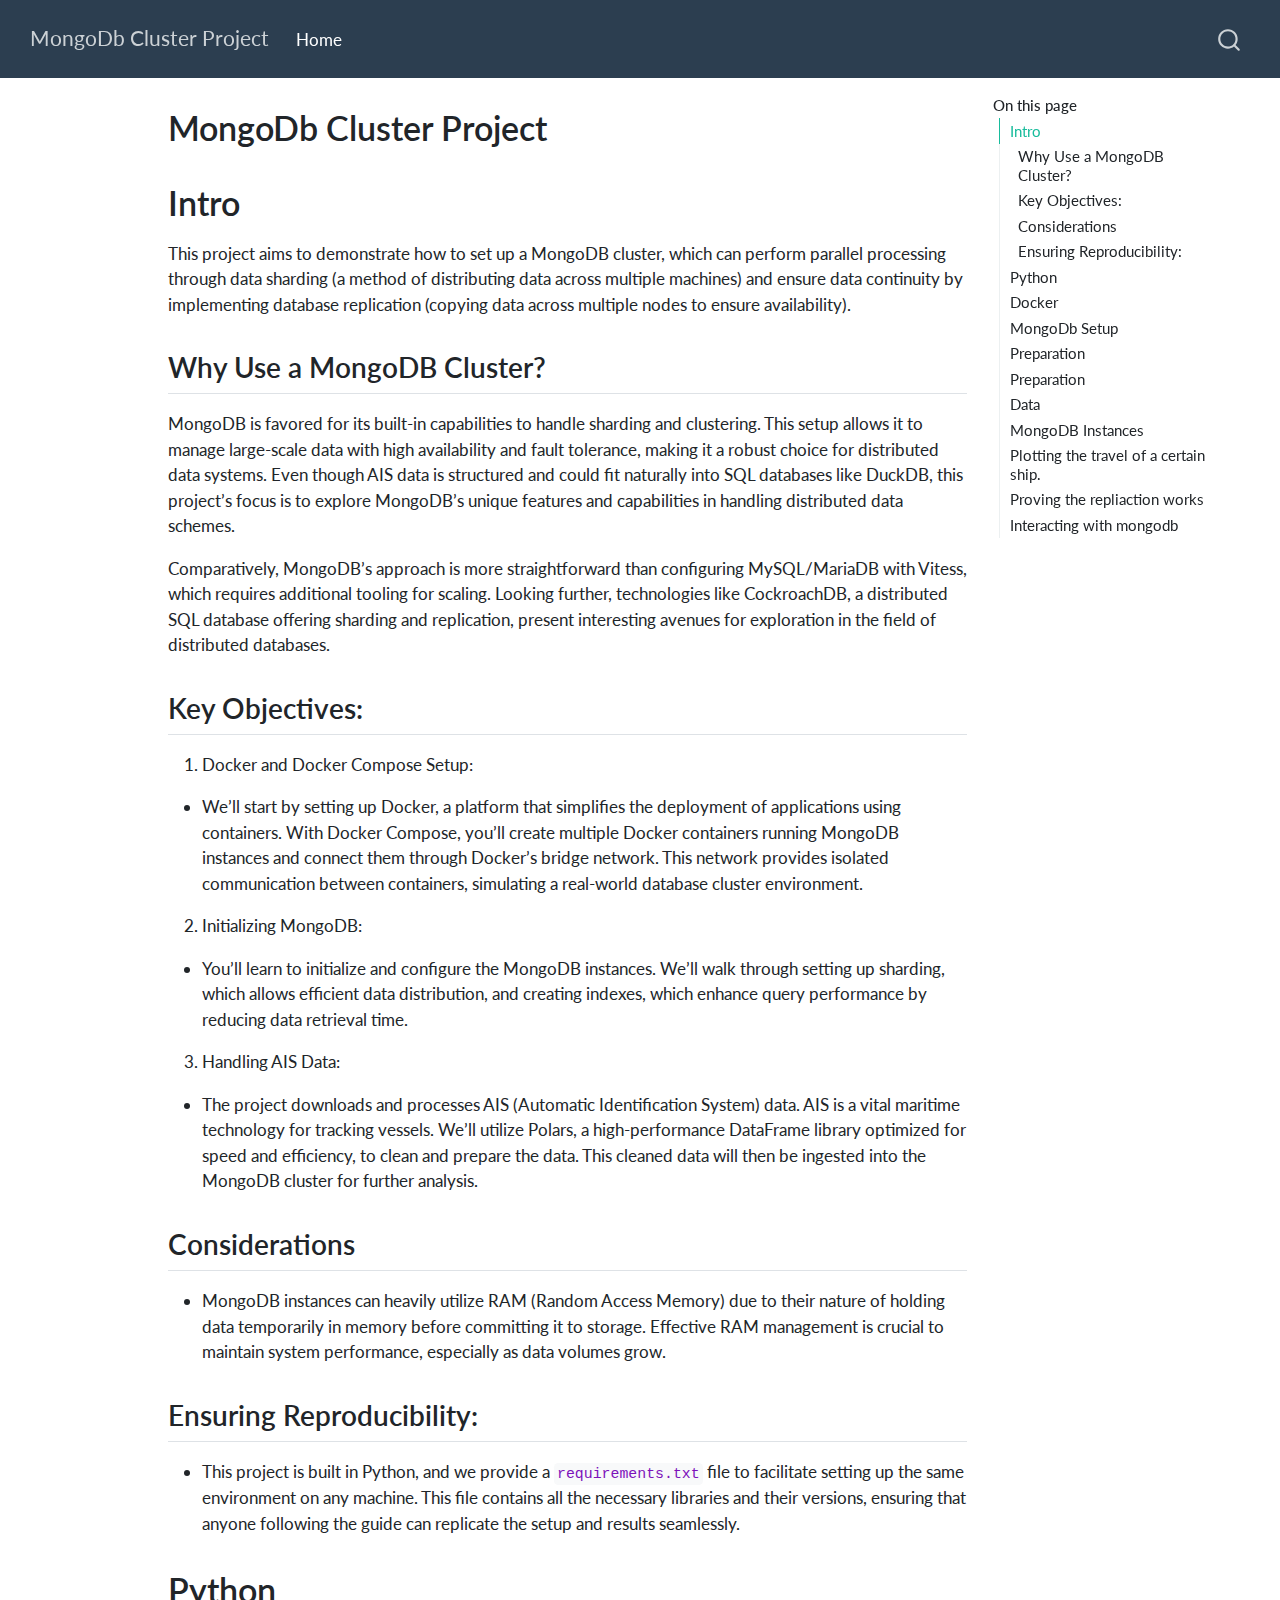
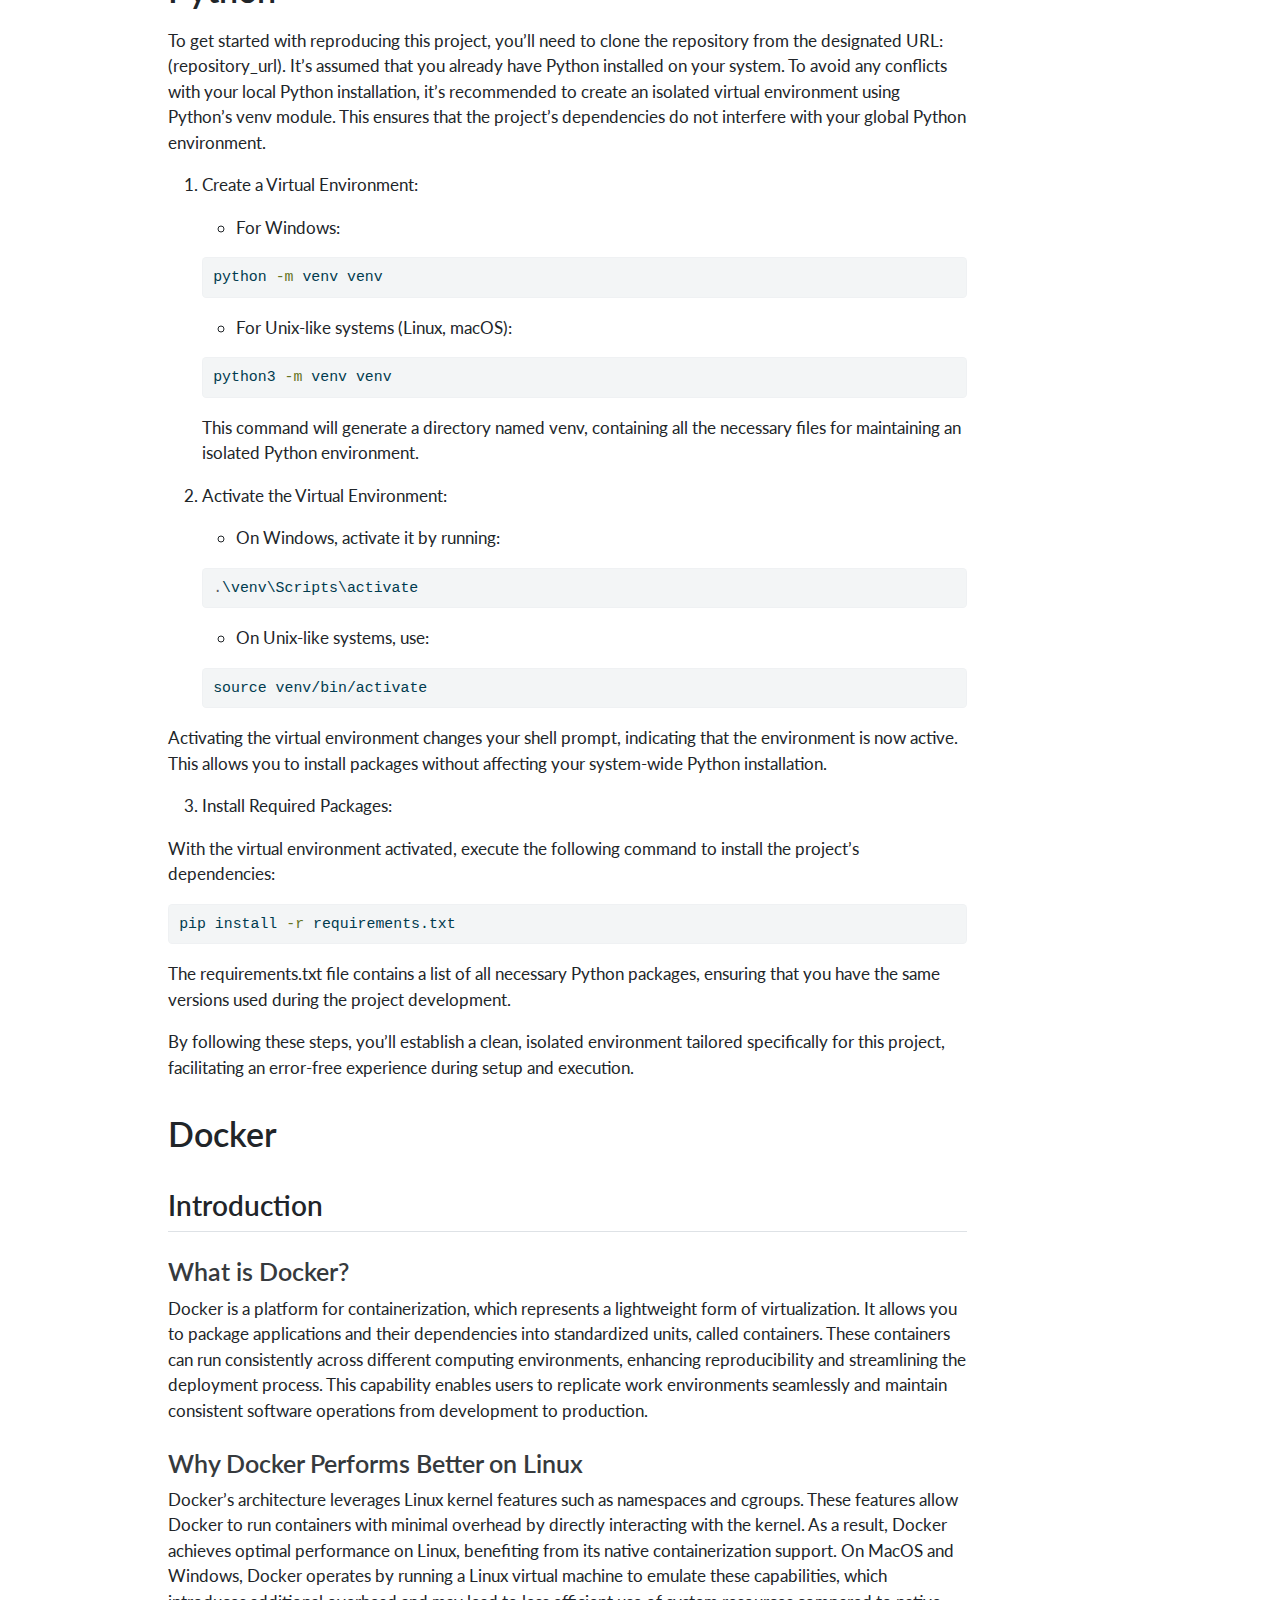
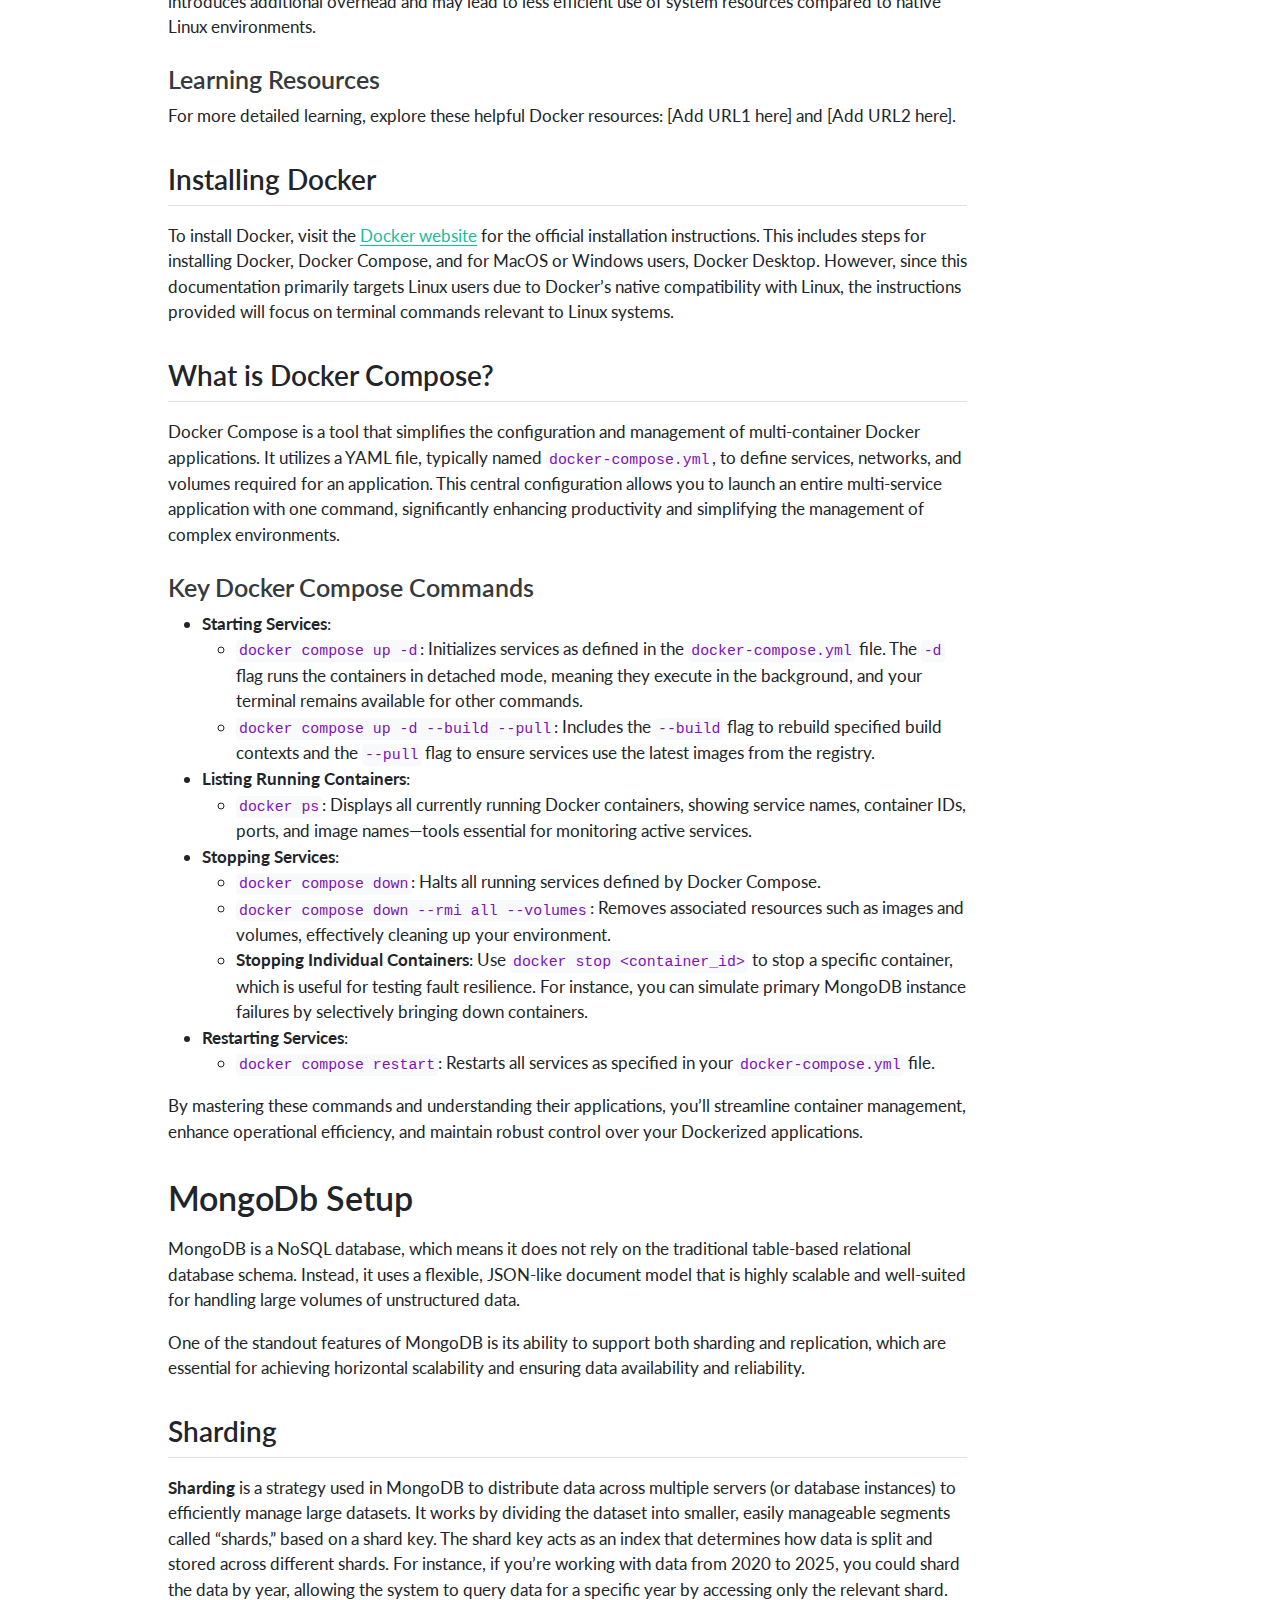
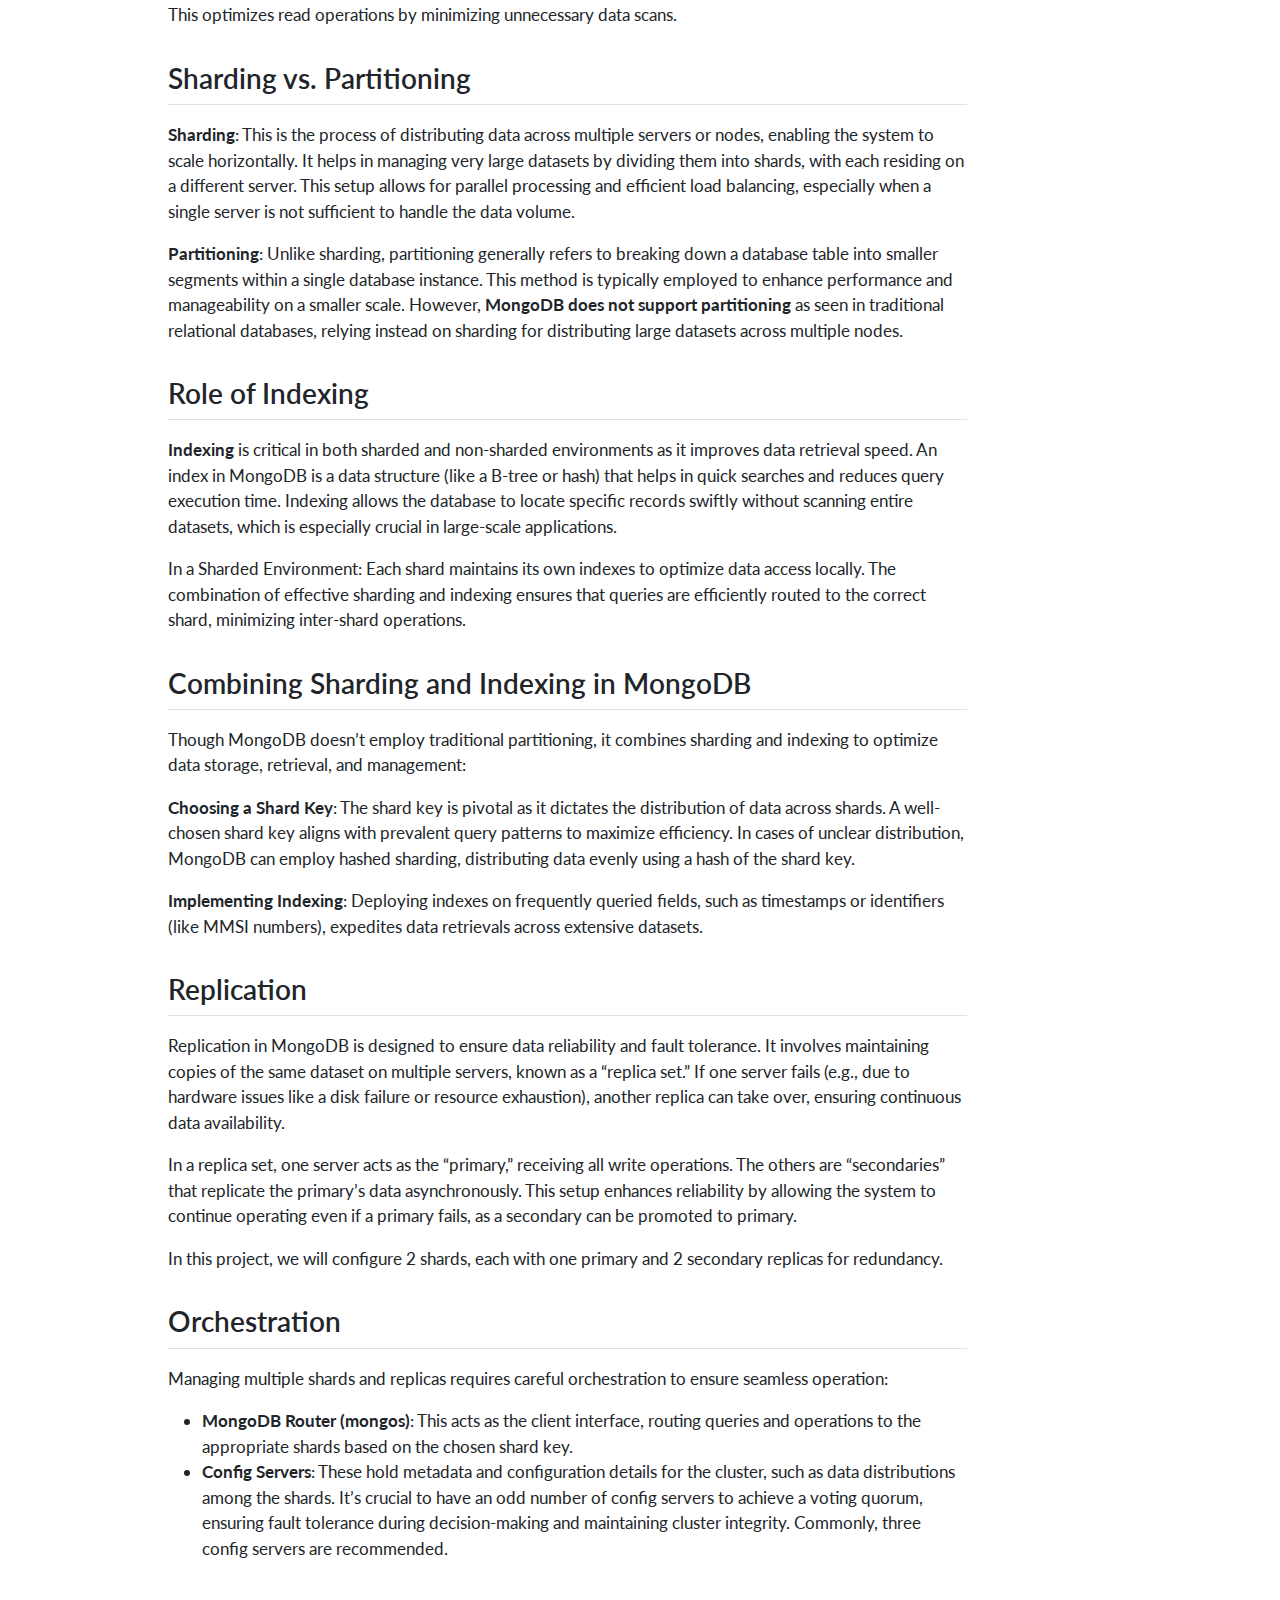
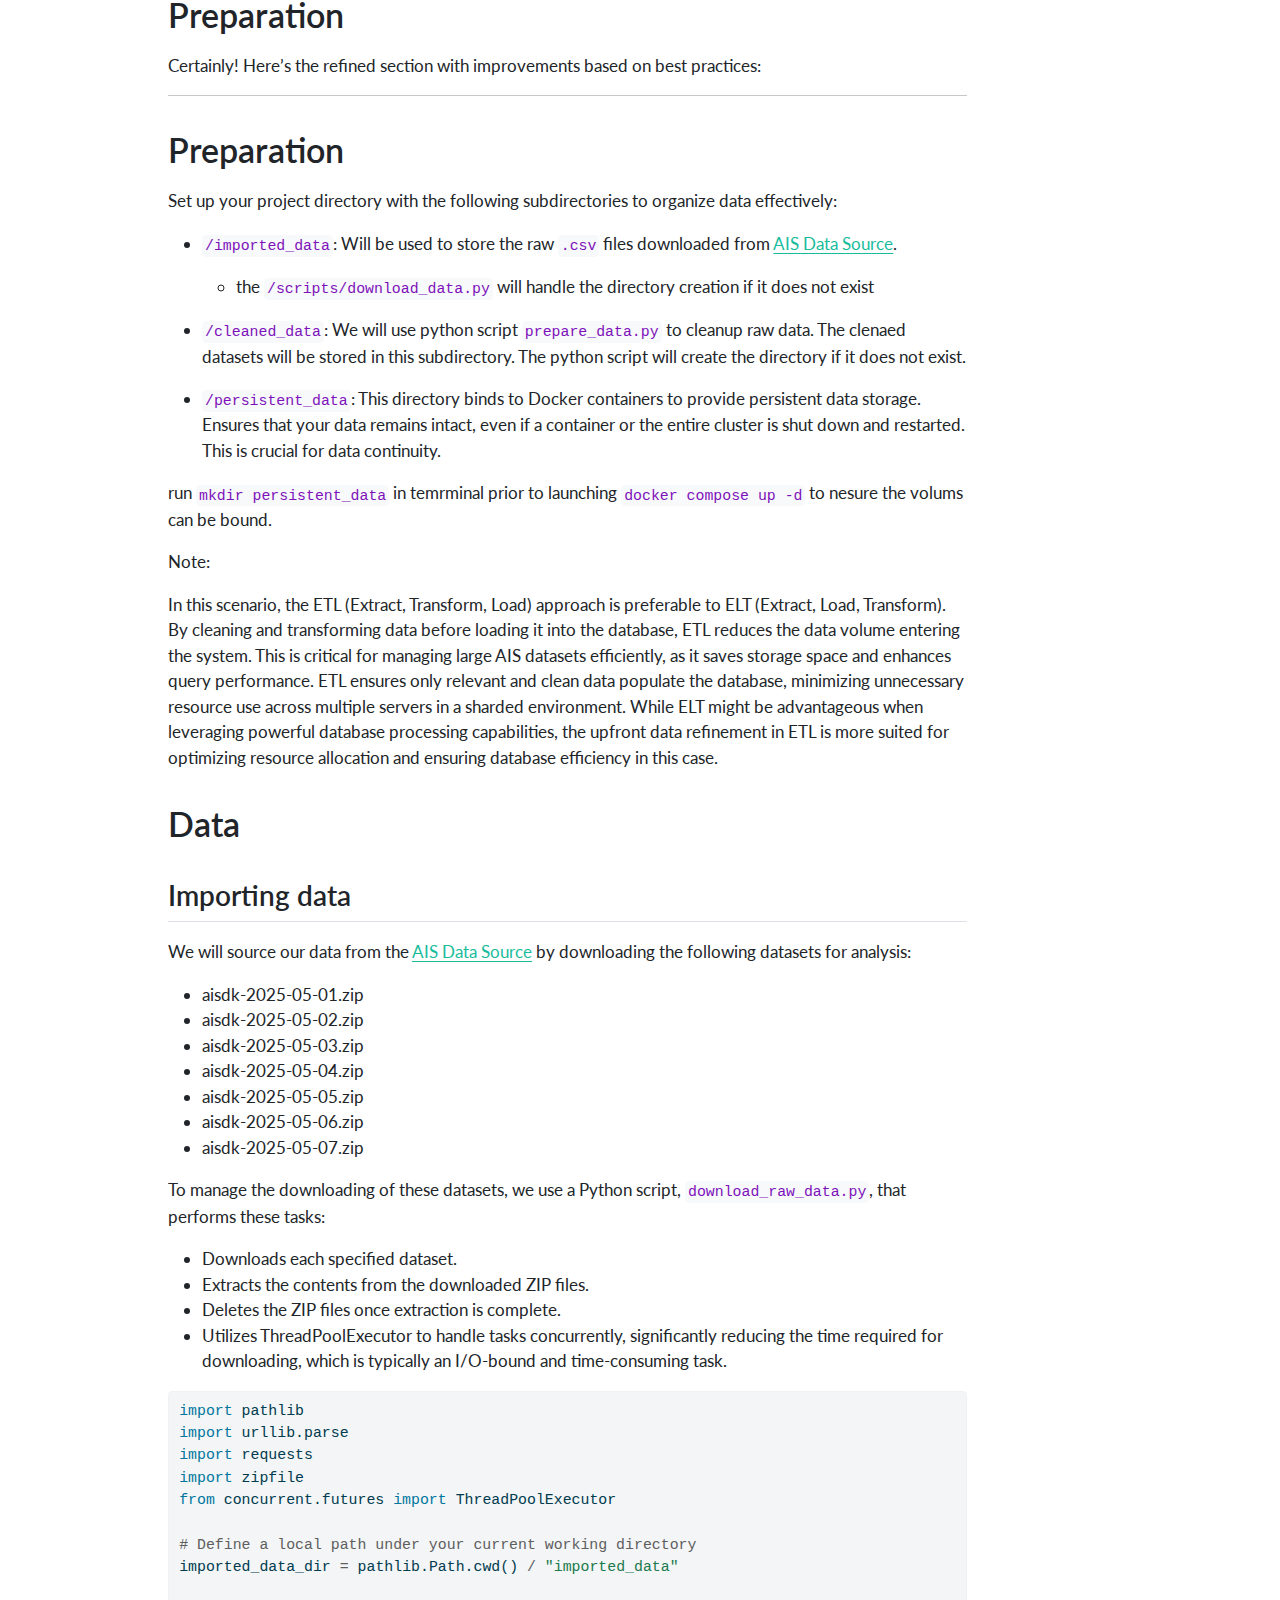
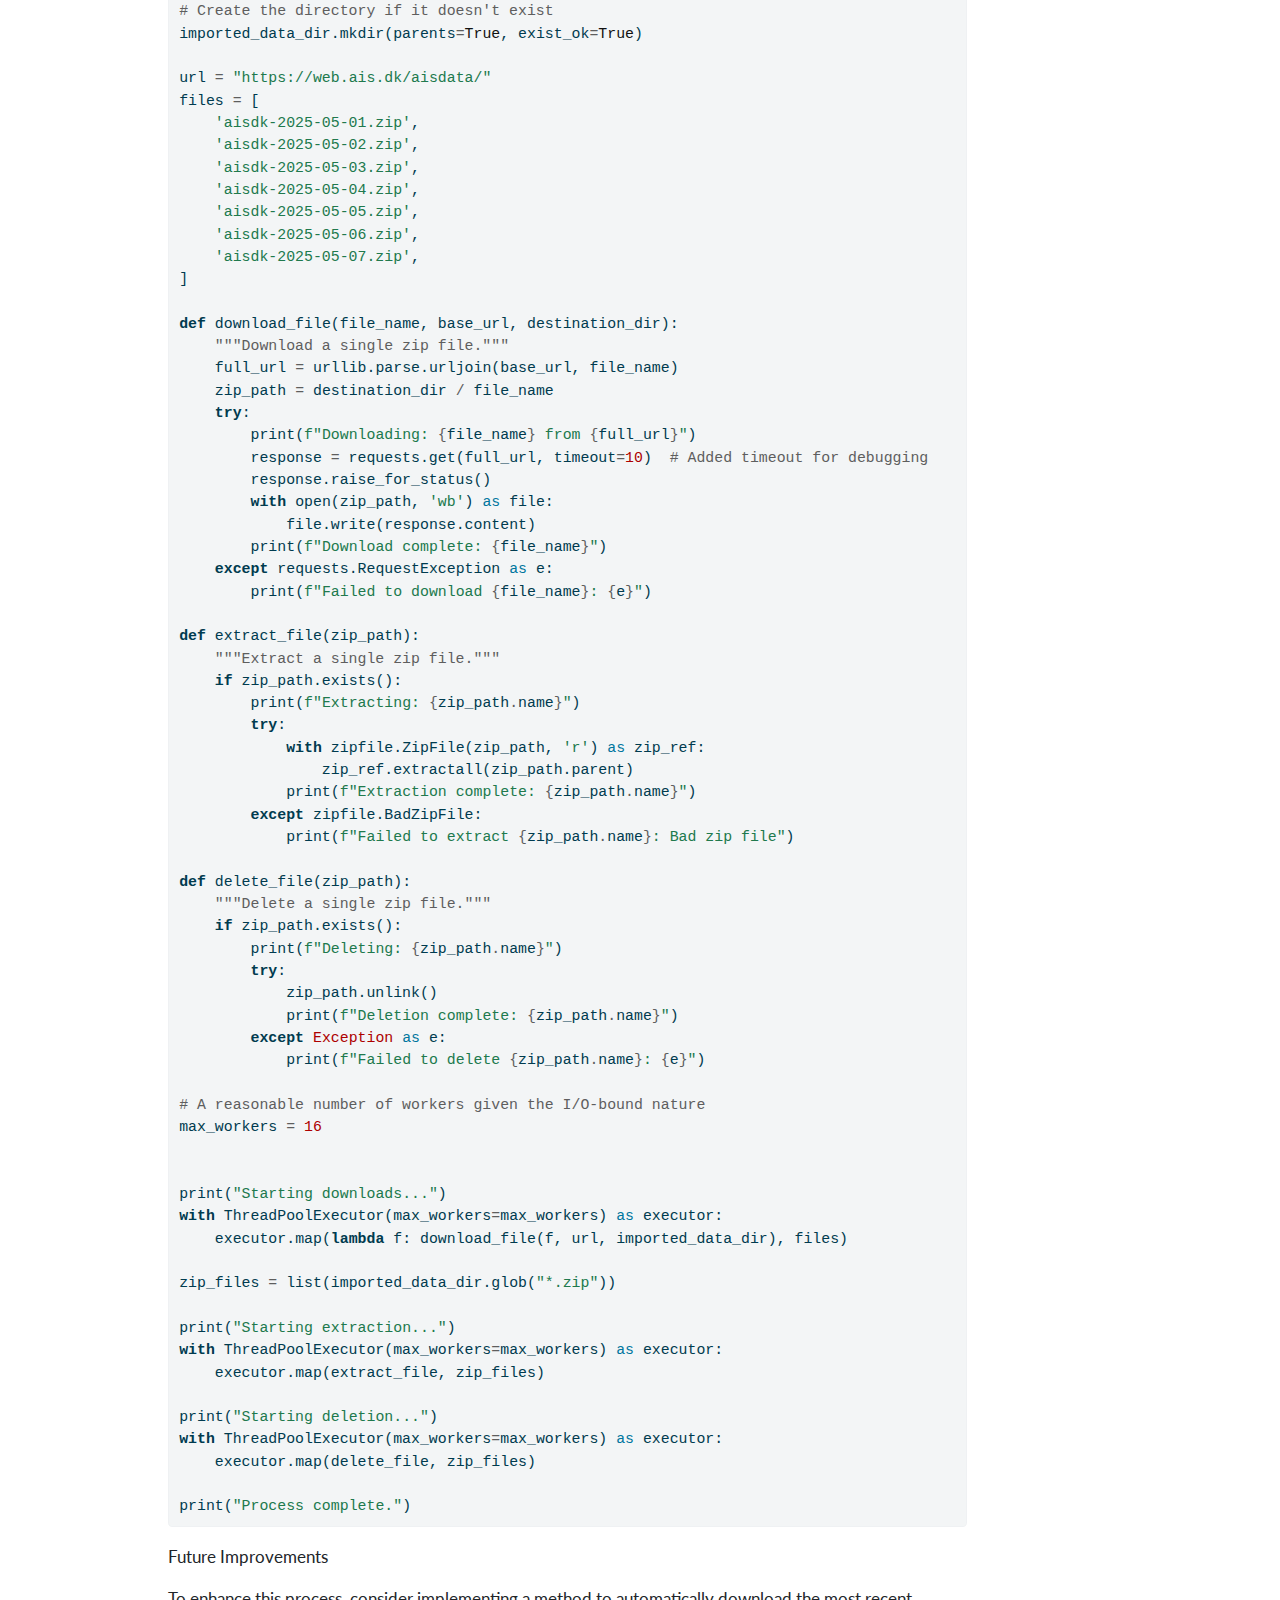
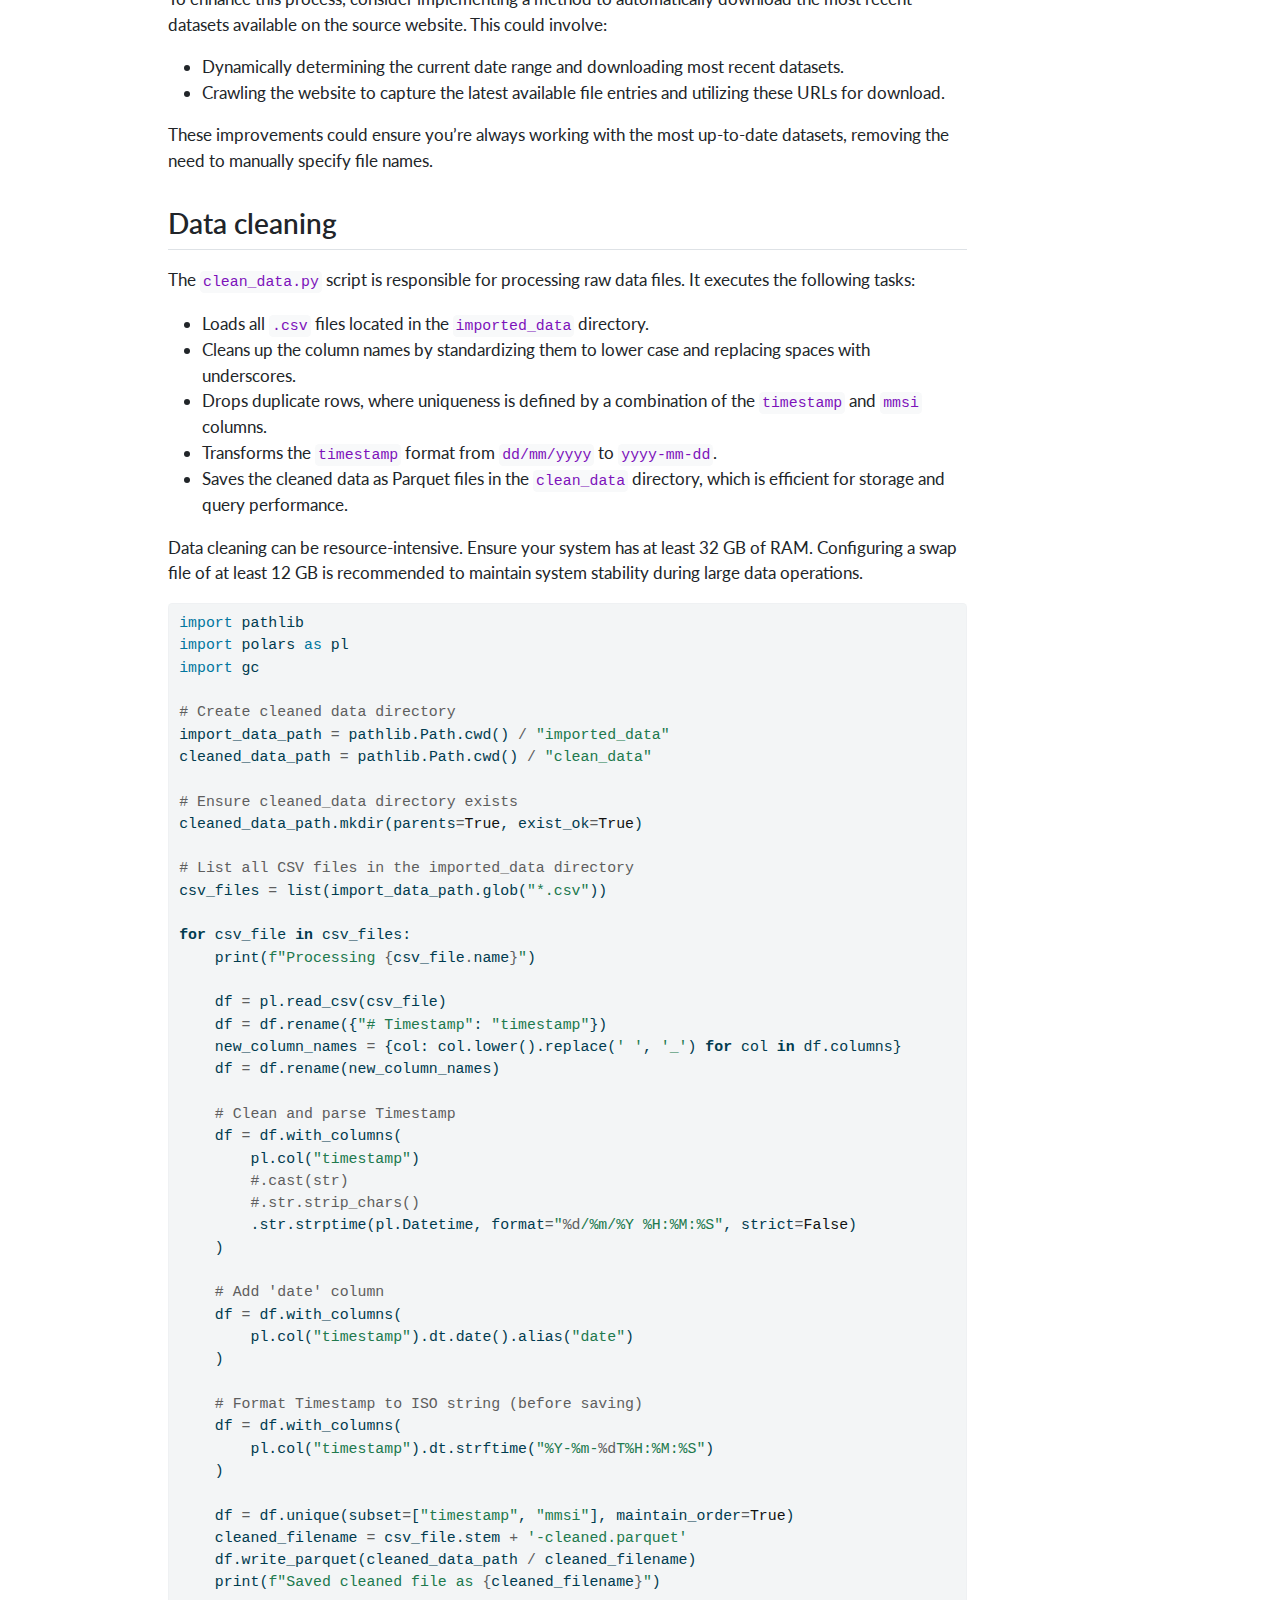
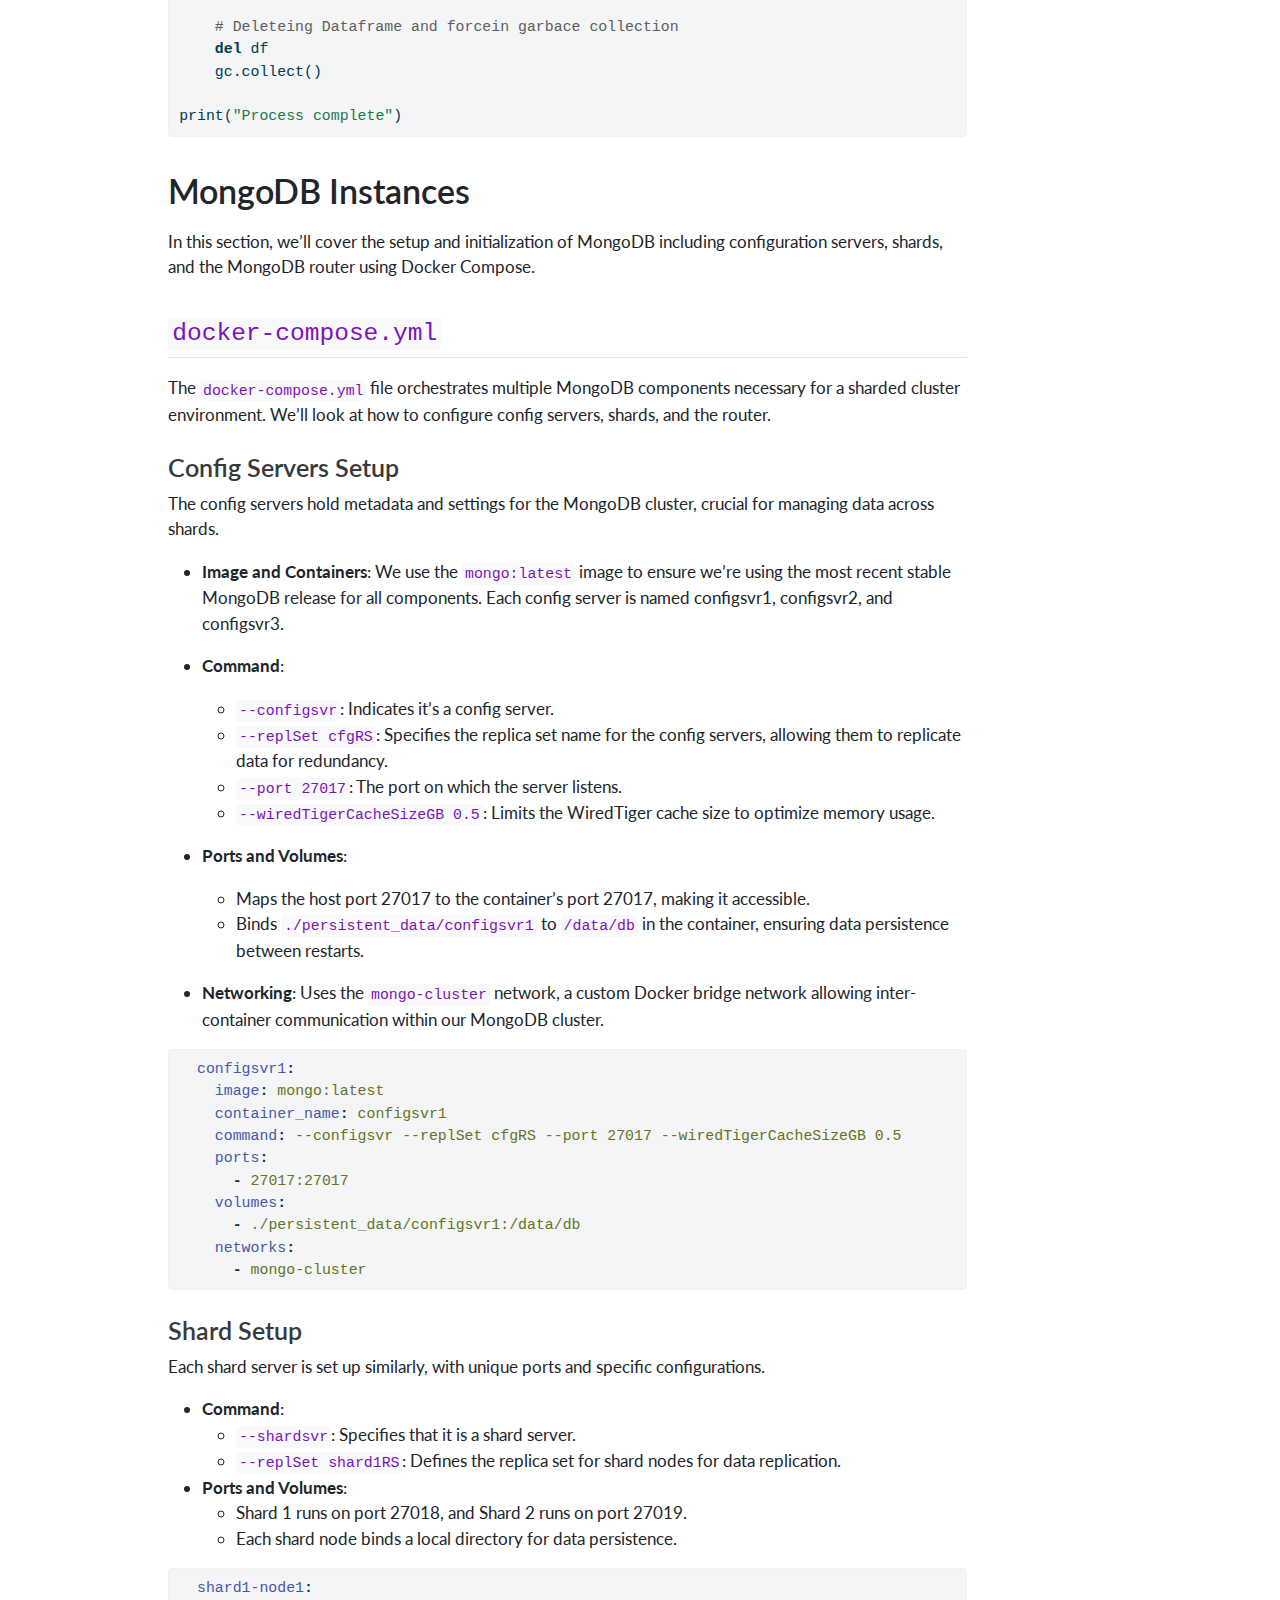
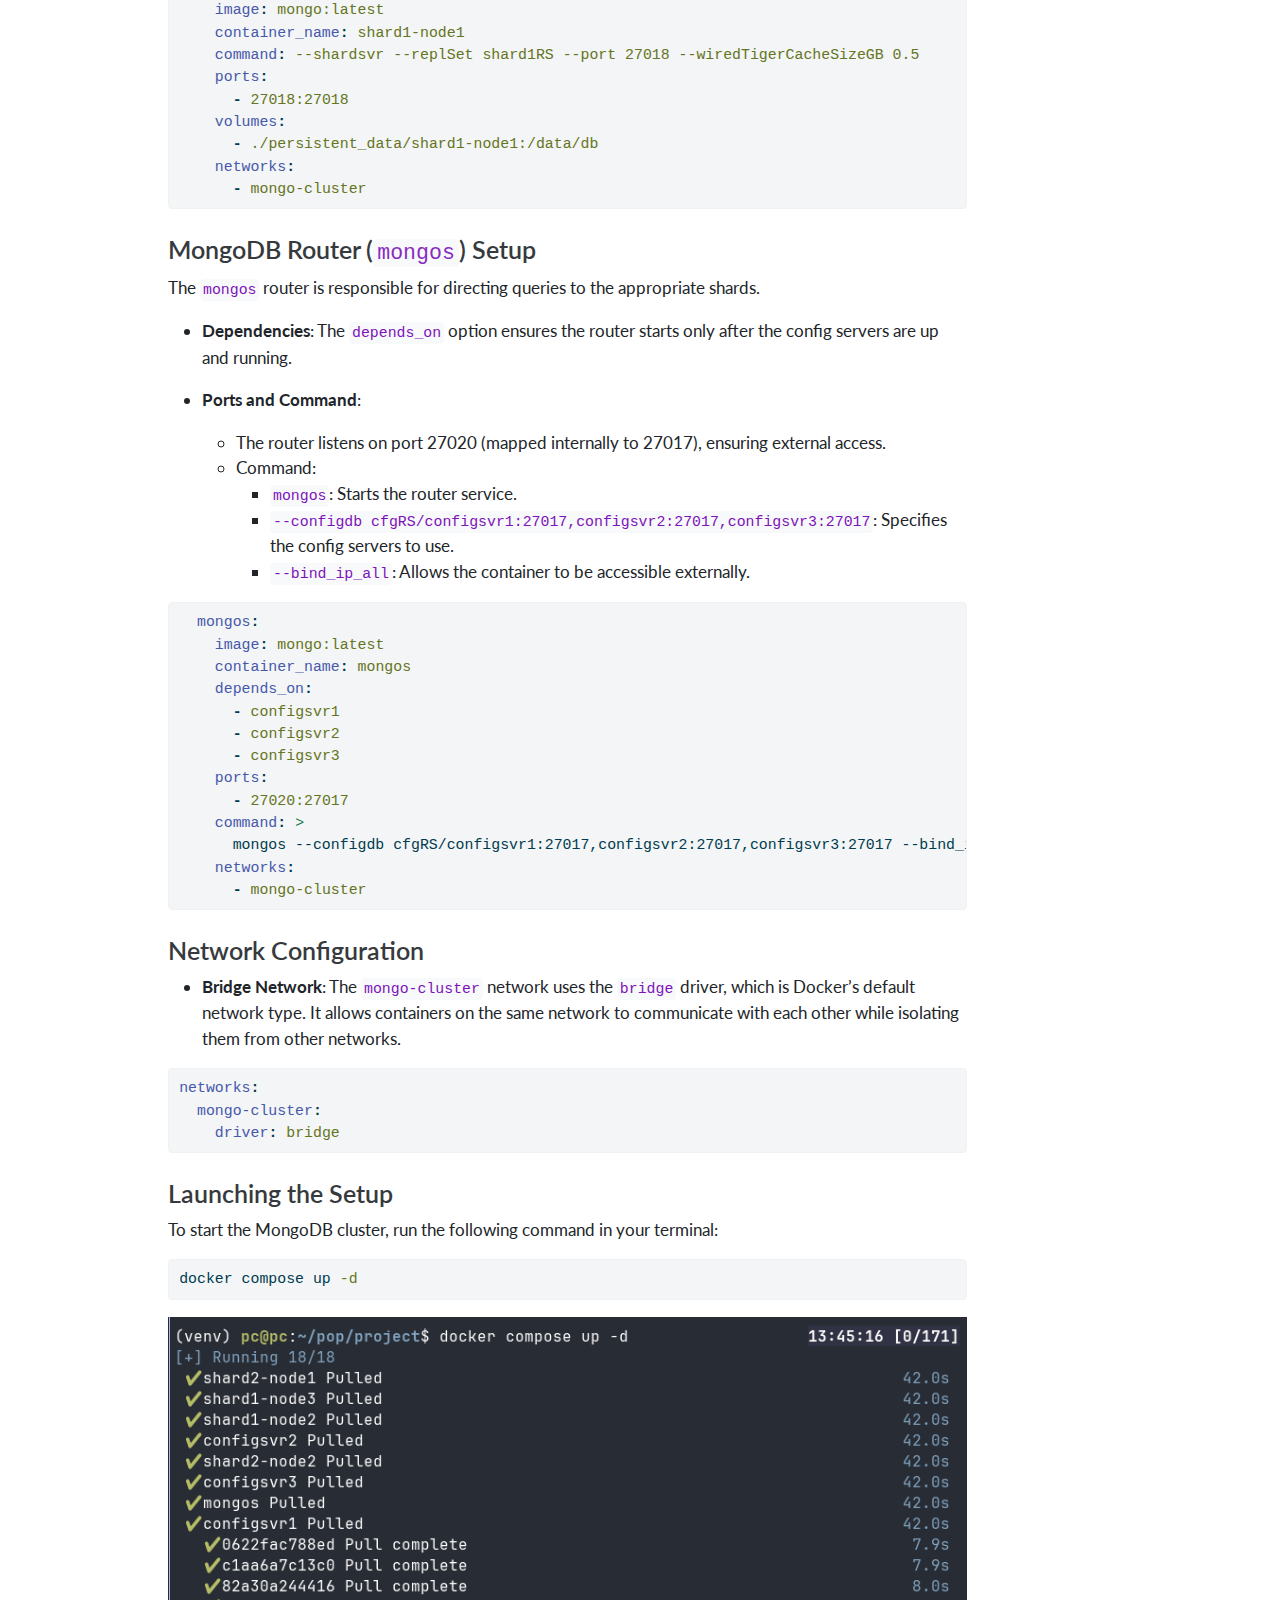
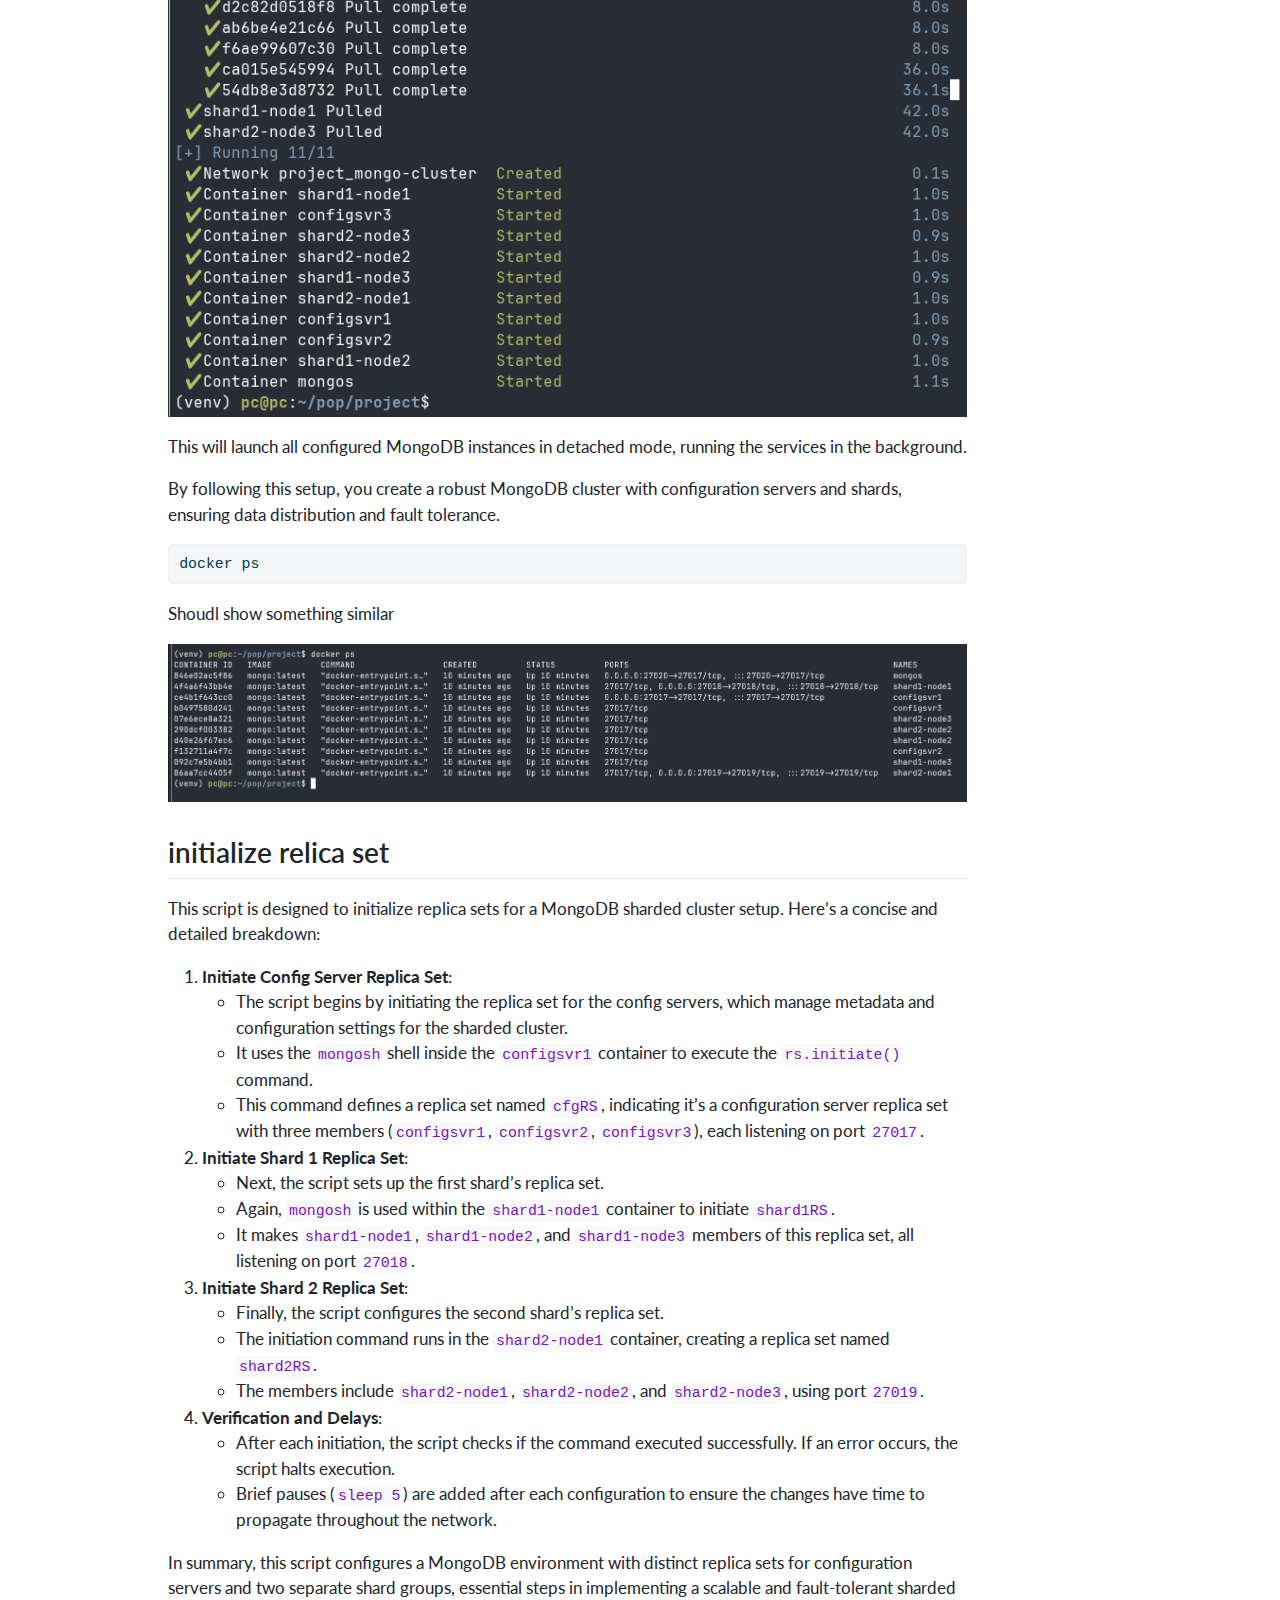
<file: docs/index.html>
<!DOCTYPE html>
<html xmlns="http://www.w3.org/1999/xhtml" lang="en" xml:lang="en"><head>

<meta charset="utf-8">
<meta name="generator" content="quarto-1.7.27">

<meta name="viewport" content="width=device-width, initial-scale=1.0, user-scalable=yes">


<title>MongoDb Cluster Project</title>
<style>
code{white-space: pre-wrap;}
span.smallcaps{font-variant: small-caps;}
div.columns{display: flex; gap: min(4vw, 1.5em);}
div.column{flex: auto; overflow-x: auto;}
div.hanging-indent{margin-left: 1.5em; text-indent: -1.5em;}
ul.task-list{list-style: none;}
ul.task-list li input[type="checkbox"] {
  width: 0.8em;
  margin: 0 0.8em 0.2em -1em; /* quarto-specific, see https://github.com/quarto-dev/quarto-cli/issues/4556 */ 
  vertical-align: middle;
}
/* CSS for syntax highlighting */
html { -webkit-text-size-adjust: 100%; }
pre > code.sourceCode { white-space: pre; position: relative; }
pre > code.sourceCode > span { display: inline-block; line-height: 1.25; }
pre > code.sourceCode > span:empty { height: 1.2em; }
.sourceCode { overflow: visible; }
code.sourceCode > span { color: inherit; text-decoration: inherit; }
div.sourceCode { margin: 1em 0; }
pre.sourceCode { margin: 0; }
@media screen {
div.sourceCode { overflow: auto; }
}
@media print {
pre > code.sourceCode { white-space: pre-wrap; }
pre > code.sourceCode > span { text-indent: -5em; padding-left: 5em; }
}
pre.numberSource code
  { counter-reset: source-line 0; }
pre.numberSource code > span
  { position: relative; left: -4em; counter-increment: source-line; }
pre.numberSource code > span > a:first-child::before
  { content: counter(source-line);
    position: relative; left: -1em; text-align: right; vertical-align: baseline;
    border: none; display: inline-block;
    -webkit-touch-callout: none; -webkit-user-select: none;
    -khtml-user-select: none; -moz-user-select: none;
    -ms-user-select: none; user-select: none;
    padding: 0 4px; width: 4em;
  }
pre.numberSource { margin-left: 3em;  padding-left: 4px; }
div.sourceCode
  {   }
@media screen {
pre > code.sourceCode > span > a:first-child::before { text-decoration: underline; }
}
</style>


<script src="site_libs/quarto-nav/quarto-nav.js"></script>
<script src="site_libs/quarto-nav/headroom.min.js"></script>
<script src="site_libs/clipboard/clipboard.min.js"></script>
<script src="site_libs/quarto-search/autocomplete.umd.js"></script>
<script src="site_libs/quarto-search/fuse.min.js"></script>
<script src="site_libs/quarto-search/quarto-search.js"></script>
<meta name="quarto:offset" content="./">
<script src="site_libs/quarto-html/quarto.js" type="module"></script>
<script src="site_libs/quarto-html/tabsets/tabsets.js" type="module"></script>
<script src="site_libs/quarto-html/popper.min.js"></script>
<script src="site_libs/quarto-html/tippy.umd.min.js"></script>
<script src="site_libs/quarto-html/anchor.min.js"></script>
<link href="site_libs/quarto-html/tippy.css" rel="stylesheet">
<link href="site_libs/quarto-html/quarto-syntax-highlighting-985aa47af68dae11cd4d235c71fb941e.css" rel="stylesheet" id="quarto-text-highlighting-styles">
<script src="site_libs/bootstrap/bootstrap.min.js"></script>
<link href="site_libs/bootstrap/bootstrap-icons.css" rel="stylesheet">
<link href="site_libs/bootstrap/bootstrap-c6cea6cfcc3bb0d47bb10f2069662b1f.min.css" rel="stylesheet" append-hash="true" id="quarto-bootstrap" data-mode="light">
<script id="quarto-search-options" type="application/json">{
  "location": "navbar",
  "copy-button": false,
  "collapse-after": 3,
  "panel-placement": "end",
  "type": "overlay",
  "limit": 50,
  "keyboard-shortcut": [
    "f",
    "/",
    "s"
  ],
  "show-item-context": false,
  "language": {
    "search-no-results-text": "No results",
    "search-matching-documents-text": "matching documents",
    "search-copy-link-title": "Copy link to search",
    "search-hide-matches-text": "Hide additional matches",
    "search-more-match-text": "more match in this document",
    "search-more-matches-text": "more matches in this document",
    "search-clear-button-title": "Clear",
    "search-text-placeholder": "",
    "search-detached-cancel-button-title": "Cancel",
    "search-submit-button-title": "Submit",
    "search-label": "Search"
  }
}</script>


</head>

<body class="nav-fixed quarto-light">

<div id="quarto-search-results"></div>
  <header id="quarto-header" class="headroom fixed-top">
    <nav class="navbar navbar-expand-lg " data-bs-theme="dark">
      <div class="navbar-container container-fluid">
      <div class="navbar-brand-container mx-auto">
    <a class="navbar-brand" href="./index.html">
    <span class="navbar-title">MongoDb Cluster Project</span>
    </a>
  </div>
            <div id="quarto-search" class="" title="Search"></div>
          <button class="navbar-toggler" type="button" data-bs-toggle="collapse" data-bs-target="#navbarCollapse" aria-controls="navbarCollapse" role="menu" aria-expanded="false" aria-label="Toggle navigation" onclick="if (window.quartoToggleHeadroom) { window.quartoToggleHeadroom(); }">
  <span class="navbar-toggler-icon"></span>
</button>
          <div class="collapse navbar-collapse" id="navbarCollapse">
            <ul class="navbar-nav navbar-nav-scroll me-auto">
  <li class="nav-item">
    <a class="nav-link active" href="./index.html" aria-current="page"> 
<span class="menu-text">Home</span></a>
  </li>  
</ul>
          </div> <!-- /navcollapse -->
            <div class="quarto-navbar-tools">
</div>
      </div> <!-- /container-fluid -->
    </nav>
</header>
<!-- content -->
<div id="quarto-content" class="quarto-container page-columns page-rows-contents page-layout-article page-navbar">
<!-- sidebar -->
<!-- margin-sidebar -->
    <div id="quarto-margin-sidebar" class="sidebar margin-sidebar">
        <nav id="TOC" role="doc-toc" class="toc-active">
    <h2 id="toc-title">On this page</h2>
   
  <ul>
  <li><a href="#intro" id="toc-intro" class="nav-link active" data-scroll-target="#intro">Intro</a>
  <ul class="collapse">
  <li><a href="#why-use-a-mongodb-cluster" id="toc-why-use-a-mongodb-cluster" class="nav-link" data-scroll-target="#why-use-a-mongodb-cluster">Why Use a MongoDB Cluster?</a></li>
  <li><a href="#key-objectives" id="toc-key-objectives" class="nav-link" data-scroll-target="#key-objectives">Key Objectives:</a></li>
  <li><a href="#considerations" id="toc-considerations" class="nav-link" data-scroll-target="#considerations">Considerations</a></li>
  <li><a href="#ensuring-reproducibility" id="toc-ensuring-reproducibility" class="nav-link" data-scroll-target="#ensuring-reproducibility">Ensuring Reproducibility:</a></li>
  </ul></li>
  <li><a href="#python" id="toc-python" class="nav-link" data-scroll-target="#python">Python</a></li>
  <li><a href="#docker" id="toc-docker" class="nav-link" data-scroll-target="#docker">Docker</a>
  <ul class="collapse">
  <li><a href="#introduction" id="toc-introduction" class="nav-link" data-scroll-target="#introduction">Introduction</a>
  <ul class="collapse">
  <li><a href="#what-is-docker" id="toc-what-is-docker" class="nav-link" data-scroll-target="#what-is-docker">What is Docker?</a></li>
  <li><a href="#why-docker-performs-better-on-linux" id="toc-why-docker-performs-better-on-linux" class="nav-link" data-scroll-target="#why-docker-performs-better-on-linux">Why Docker Performs Better on Linux</a></li>
  <li><a href="#learning-resources" id="toc-learning-resources" class="nav-link" data-scroll-target="#learning-resources">Learning Resources</a></li>
  </ul></li>
  <li><a href="#installing-docker" id="toc-installing-docker" class="nav-link" data-scroll-target="#installing-docker">Installing Docker</a></li>
  <li><a href="#what-is-docker-compose" id="toc-what-is-docker-compose" class="nav-link" data-scroll-target="#what-is-docker-compose">What is Docker Compose?</a>
  <ul class="collapse">
  <li><a href="#key-docker-compose-commands" id="toc-key-docker-compose-commands" class="nav-link" data-scroll-target="#key-docker-compose-commands">Key Docker Compose Commands</a></li>
  </ul></li>
  </ul></li>
  <li><a href="#mongodb-setup" id="toc-mongodb-setup" class="nav-link" data-scroll-target="#mongodb-setup">MongoDb Setup</a>
  <ul class="collapse">
  <li><a href="#sharding" id="toc-sharding" class="nav-link" data-scroll-target="#sharding">Sharding</a></li>
  <li><a href="#sharding-vs.-partitioning" id="toc-sharding-vs.-partitioning" class="nav-link" data-scroll-target="#sharding-vs.-partitioning">Sharding vs.&nbsp;Partitioning</a></li>
  <li><a href="#role-of-indexing" id="toc-role-of-indexing" class="nav-link" data-scroll-target="#role-of-indexing">Role of Indexing</a></li>
  <li><a href="#combining-sharding-and-indexing-in-mongodb" id="toc-combining-sharding-and-indexing-in-mongodb" class="nav-link" data-scroll-target="#combining-sharding-and-indexing-in-mongodb">Combining Sharding and Indexing in MongoDB</a></li>
  <li><a href="#replication" id="toc-replication" class="nav-link" data-scroll-target="#replication">Replication</a></li>
  <li><a href="#orchestration" id="toc-orchestration" class="nav-link" data-scroll-target="#orchestration">Orchestration</a></li>
  </ul></li>
  <li><a href="#preparation" id="toc-preparation" class="nav-link" data-scroll-target="#preparation">Preparation</a></li>
  <li><a href="#preparation-1" id="toc-preparation-1" class="nav-link" data-scroll-target="#preparation-1">Preparation</a></li>
  <li><a href="#data" id="toc-data" class="nav-link" data-scroll-target="#data">Data</a>
  <ul class="collapse">
  <li><a href="#importing-data" id="toc-importing-data" class="nav-link" data-scroll-target="#importing-data">Importing data</a></li>
  <li><a href="#data-cleaning" id="toc-data-cleaning" class="nav-link" data-scroll-target="#data-cleaning">Data cleaning</a></li>
  </ul></li>
  <li><a href="#mongodb-instances" id="toc-mongodb-instances" class="nav-link" data-scroll-target="#mongodb-instances">MongoDB Instances</a>
  <ul class="collapse">
  <li><a href="#docker-compose.yml" id="toc-docker-compose.yml" class="nav-link" data-scroll-target="#docker-compose.yml"><code>docker-compose.yml</code></a>
  <ul class="collapse">
  <li><a href="#config-servers-setup" id="toc-config-servers-setup" class="nav-link" data-scroll-target="#config-servers-setup">Config Servers Setup</a></li>
  <li><a href="#shard-setup" id="toc-shard-setup" class="nav-link" data-scroll-target="#shard-setup">Shard Setup</a></li>
  <li><a href="#mongodb-router-mongos-setup" id="toc-mongodb-router-mongos-setup" class="nav-link" data-scroll-target="#mongodb-router-mongos-setup">MongoDB Router (<code>mongos</code>) Setup</a></li>
  <li><a href="#network-configuration" id="toc-network-configuration" class="nav-link" data-scroll-target="#network-configuration">Network Configuration</a></li>
  <li><a href="#launching-the-setup" id="toc-launching-the-setup" class="nav-link" data-scroll-target="#launching-the-setup">Launching the Setup</a></li>
  </ul></li>
  <li><a href="#initialize-relica-set" id="toc-initialize-relica-set" class="nav-link" data-scroll-target="#initialize-relica-set">initialize relica set</a></li>
  <li><a href="#adding-sharding" id="toc-adding-sharding" class="nav-link" data-scroll-target="#adding-sharding">adding sharding</a></li>
  <li><a href="#inserting-data" id="toc-inserting-data" class="nav-link" data-scroll-target="#inserting-data">Inserting data</a></li>
  <li><a href="#indexing-collection" id="toc-indexing-collection" class="nav-link" data-scroll-target="#indexing-collection">Indexing collection</a></li>
  </ul></li>
  <li><a href="#plotting-the-travel-of-a-certain-ship." id="toc-plotting-the-travel-of-a-certain-ship." class="nav-link" data-scroll-target="#plotting-the-travel-of-a-certain-ship.">Plotting the travel of a certain ship.</a></li>
  <li><a href="#proving-the-repliaction-works" id="toc-proving-the-repliaction-works" class="nav-link" data-scroll-target="#proving-the-repliaction-works">Proving the repliaction works</a></li>
  <li><a href="#interacting-with-mongodb" id="toc-interacting-with-mongodb" class="nav-link" data-scroll-target="#interacting-with-mongodb">Interacting with mongodb</a></li>
  </ul>
</nav>
    </div>
<!-- main -->
<main class="content" id="quarto-document-content">

<header id="title-block-header" class="quarto-title-block default">
<div class="quarto-title">
<h1 class="title">MongoDb Cluster Project</h1>
</div>



<div class="quarto-title-meta">

    
  
    
  </div>
  


</header>


<section id="intro" class="level1">
<h1>Intro</h1>
<p>This project aims to demonstrate how to set up a MongoDB cluster, which can perform parallel processing through data sharding (a method of distributing data across multiple machines) and ensure data continuity by implementing database replication (copying data across multiple nodes to ensure availability).</p>
<section id="why-use-a-mongodb-cluster" class="level2">
<h2 class="anchored" data-anchor-id="why-use-a-mongodb-cluster">Why Use a MongoDB Cluster?</h2>
<p>MongoDB is favored for its built-in capabilities to handle sharding and clustering. This setup allows it to manage large-scale data with high availability and fault tolerance, making it a robust choice for distributed data systems. Even though AIS data is structured and could fit naturally into SQL databases like DuckDB, this project’s focus is to explore MongoDB’s unique features and capabilities in handling distributed data schemes.</p>
<p>Comparatively, MongoDB’s approach is more straightforward than configuring MySQL/MariaDB with Vitess, which requires additional tooling for scaling. Looking further, technologies like CockroachDB, a distributed SQL database offering sharding and replication, present interesting avenues for exploration in the field of distributed databases.</p>
</section>
<section id="key-objectives" class="level2">
<h2 class="anchored" data-anchor-id="key-objectives">Key Objectives:</h2>
<ol type="1">
<li>Docker and Docker Compose Setup:</li>
</ol>
<ul>
<li>We’ll start by setting up Docker, a platform that simplifies the deployment of applications using containers. With Docker Compose, you’ll create multiple Docker containers running MongoDB instances and connect them through Docker’s bridge network. This network provides isolated communication between containers, simulating a real-world database cluster environment.</li>
</ul>
<ol start="2" type="1">
<li>Initializing MongoDB:</li>
</ol>
<ul>
<li>You’ll learn to initialize and configure the MongoDB instances. We’ll walk through setting up sharding, which allows efficient data distribution, and creating indexes, which enhance query performance by reducing data retrieval time.</li>
</ul>
<ol start="3" type="1">
<li>Handling AIS Data:</li>
</ol>
<ul>
<li>The project downloads and processes AIS (Automatic Identification System) data. AIS is a vital maritime technology for tracking vessels. We’ll utilize Polars, a high-performance DataFrame library optimized for speed and efficiency, to clean and prepare the data. This cleaned data will then be ingested into the MongoDB cluster for further analysis.</li>
</ul>
</section>
<section id="considerations" class="level2">
<h2 class="anchored" data-anchor-id="considerations">Considerations</h2>
<ul>
<li>MongoDB instances can heavily utilize RAM (Random Access Memory) due to their nature of holding data temporarily in memory before committing it to storage. Effective RAM management is crucial to maintain system performance, especially as data volumes grow.</li>
</ul>
</section>
<section id="ensuring-reproducibility" class="level2">
<h2 class="anchored" data-anchor-id="ensuring-reproducibility">Ensuring Reproducibility:</h2>
<ul>
<li>This project is built in Python, and we provide a <code>requirements.txt</code> file to facilitate setting up the same environment on any machine. This file contains all the necessary libraries and their versions, ensuring that anyone following the guide can replicate the setup and results seamlessly.</li>
</ul>
</section>
</section>
<section id="python" class="level1">
<h1>Python</h1>
<p>To get started with reproducing this project, you’ll need to clone the repository from the designated URL: (repository_url). It’s assumed that you already have Python installed on your system. To avoid any conflicts with your local Python installation, it’s recommended to create an isolated virtual environment using Python’s venv module. This ensures that the project’s dependencies do not interfere with your global Python environment.</p>
<ol type="1">
<li><p>Create a Virtual Environment:</p>
<ul>
<li>For Windows:</li>
</ul>
<div class="sourceCode" id="cb1"><pre class="sourceCode bash code-with-copy"><code class="sourceCode bash"><span id="cb1-1"><a href="#cb1-1" aria-hidden="true" tabindex="-1"></a><span class="ex">python</span> <span class="at">-m</span> venv venv</span></code><button title="Copy to Clipboard" class="code-copy-button"><i class="bi"></i></button></pre></div>
<ul>
<li>For Unix-like systems (Linux, macOS):</li>
</ul>
<div class="sourceCode" id="cb2"><pre class="sourceCode bash code-with-copy"><code class="sourceCode bash"><span id="cb2-1"><a href="#cb2-1" aria-hidden="true" tabindex="-1"></a><span class="ex">python3</span> <span class="at">-m</span> venv venv</span></code><button title="Copy to Clipboard" class="code-copy-button"><i class="bi"></i></button></pre></div>
<p>This command will generate a directory named venv, containing all the necessary files for maintaining an isolated Python environment.</p></li>
<li><p>Activate the Virtual Environment:</p>
<ul>
<li>On Windows, activate it by running:</li>
</ul>
<div class="sourceCode" id="cb3"><pre class="sourceCode powershell code-with-copy"><code class="sourceCode powershell"><span id="cb3-1"><a href="#cb3-1" aria-hidden="true" tabindex="-1"></a><span class="op">.</span>\venv\Scripts\activate</span></code><button title="Copy to Clipboard" class="code-copy-button"><i class="bi"></i></button></pre></div>
<ul>
<li>On Unix-like systems, use:</li>
</ul>
<div class="sourceCode" id="cb4"><pre class="sourceCode bash code-with-copy"><code class="sourceCode bash"><span id="cb4-1"><a href="#cb4-1" aria-hidden="true" tabindex="-1"></a><span class="bu">source</span> venv/bin/activate</span></code><button title="Copy to Clipboard" class="code-copy-button"><i class="bi"></i></button></pre></div></li>
</ol>
<p>Activating the virtual environment changes your shell prompt, indicating that the environment is now active. This allows you to install packages without affecting your system-wide Python installation.</p>
<ol start="3" type="1">
<li>Install Required Packages:</li>
</ol>
<p>With the virtual environment activated, execute the following command to install the project’s dependencies:</p>
<div class="sourceCode" id="cb5"><pre class="sourceCode bash code-with-copy"><code class="sourceCode bash"><span id="cb5-1"><a href="#cb5-1" aria-hidden="true" tabindex="-1"></a><span class="ex">pip</span> install <span class="at">-r</span> requirements.txt</span></code><button title="Copy to Clipboard" class="code-copy-button"><i class="bi"></i></button></pre></div>
<p>The requirements.txt file contains a list of all necessary Python packages, ensuring that you have the same versions used during the project development.</p>
<p>By following these steps, you’ll establish a clean, isolated environment tailored specifically for this project, facilitating an error-free experience during setup and execution.</p>
</section>
<section id="docker" class="level1">
<h1>Docker</h1>
<section id="introduction" class="level2">
<h2 class="anchored" data-anchor-id="introduction">Introduction</h2>
<section id="what-is-docker" class="level3">
<h3 class="anchored" data-anchor-id="what-is-docker">What is Docker?</h3>
<p>Docker is a platform for containerization, which represents a lightweight form of virtualization. It allows you to package applications and their dependencies into standardized units, called containers. These containers can run consistently across different computing environments, enhancing reproducibility and streamlining the deployment process. This capability enables users to replicate work environments seamlessly and maintain consistent software operations from development to production.</p>
</section>
<section id="why-docker-performs-better-on-linux" class="level3">
<h3 class="anchored" data-anchor-id="why-docker-performs-better-on-linux">Why Docker Performs Better on Linux</h3>
<p>Docker’s architecture leverages Linux kernel features such as namespaces and cgroups. These features allow Docker to run containers with minimal overhead by directly interacting with the kernel. As a result, Docker achieves optimal performance on Linux, benefiting from its native containerization support. On MacOS and Windows, Docker operates by running a Linux virtual machine to emulate these capabilities, which introduces additional overhead and may lead to less efficient use of system resources compared to native Linux environments.</p>
</section>
<section id="learning-resources" class="level3">
<h3 class="anchored" data-anchor-id="learning-resources">Learning Resources</h3>
<p>For more detailed learning, explore these helpful Docker resources: [Add URL1 here] and [Add URL2 here].</p>
</section>
</section>
<section id="installing-docker" class="level2">
<h2 class="anchored" data-anchor-id="installing-docker">Installing Docker</h2>
<p>To install Docker, visit the <a href="https://docs.docker.com/get-docker/">Docker website</a> for the official installation instructions. This includes steps for installing Docker, Docker Compose, and for MacOS or Windows users, Docker Desktop. However, since this documentation primarily targets Linux users due to Docker’s native compatibility with Linux, the instructions provided will focus on terminal commands relevant to Linux systems.</p>
</section>
<section id="what-is-docker-compose" class="level2">
<h2 class="anchored" data-anchor-id="what-is-docker-compose">What is Docker Compose?</h2>
<p>Docker Compose is a tool that simplifies the configuration and management of multi-container Docker applications. It utilizes a YAML file, typically named <code>docker-compose.yml</code>, to define services, networks, and volumes required for an application. This central configuration allows you to launch an entire multi-service application with one command, significantly enhancing productivity and simplifying the management of complex environments.</p>
<section id="key-docker-compose-commands" class="level3">
<h3 class="anchored" data-anchor-id="key-docker-compose-commands">Key Docker Compose Commands</h3>
<ul>
<li><strong>Starting Services</strong>:
<ul>
<li><code>docker compose up -d</code>: Initializes services as defined in the <code>docker-compose.yml</code> file. The <code>-d</code> flag runs the containers in detached mode, meaning they execute in the background, and your terminal remains available for other commands.</li>
<li><code>docker compose up -d --build --pull</code>: Includes the <code>--build</code> flag to rebuild specified build contexts and the <code>--pull</code> flag to ensure services use the latest images from the registry.</li>
</ul></li>
<li><strong>Listing Running Containers</strong>:
<ul>
<li><code>docker ps</code>: Displays all currently running Docker containers, showing service names, container IDs, ports, and image names—tools essential for monitoring active services.</li>
</ul></li>
<li><strong>Stopping Services</strong>:
<ul>
<li><code>docker compose down</code>: Halts all running services defined by Docker Compose.</li>
<li><code>docker compose down --rmi all --volumes</code>: Removes associated resources such as images and volumes, effectively cleaning up your environment.</li>
<li><strong>Stopping Individual Containers</strong>: Use <code>docker stop &lt;container_id&gt;</code> to stop a specific container, which is useful for testing fault resilience. For instance, you can simulate primary MongoDB instance failures by selectively bringing down containers.</li>
</ul></li>
<li><strong>Restarting Services</strong>:
<ul>
<li><code>docker compose restart</code>: Restarts all services as specified in your <code>docker-compose.yml</code> file.</li>
</ul></li>
</ul>
<p>By mastering these commands and understanding their applications, you’ll streamline container management, enhance operational efficiency, and maintain robust control over your Dockerized applications.</p>
</section>
</section>
</section>
<section id="mongodb-setup" class="level1">
<h1>MongoDb Setup</h1>
<p>MongoDB is a NoSQL database, which means it does not rely on the traditional table-based relational database schema. Instead, it uses a flexible, JSON-like document model that is highly scalable and well-suited for handling large volumes of unstructured data.</p>
<p>One of the standout features of MongoDB is its ability to support both sharding and replication, which are essential for achieving horizontal scalability and ensuring data availability and reliability.</p>
<section id="sharding" class="level2">
<h2 class="anchored" data-anchor-id="sharding">Sharding</h2>
<p><strong>Sharding</strong> is a strategy used in MongoDB to distribute data across multiple servers (or database instances) to efficiently manage large datasets. It works by dividing the dataset into smaller, easily manageable segments called “shards,” based on a shard key. The shard key acts as an index that determines how data is split and stored across different shards. For instance, if you’re working with data from 2020 to 2025, you could shard the data by year, allowing the system to query data for a specific year by accessing only the relevant shard. This optimizes read operations by minimizing unnecessary data scans.</p>
</section>
<section id="sharding-vs.-partitioning" class="level2">
<h2 class="anchored" data-anchor-id="sharding-vs.-partitioning">Sharding vs.&nbsp;Partitioning</h2>
<p><strong>Sharding</strong>: This is the process of distributing data across multiple servers or nodes, enabling the system to scale horizontally. It helps in managing very large datasets by dividing them into shards, with each residing on a different server. This setup allows for parallel processing and efficient load balancing, especially when a single server is not sufficient to handle the data volume.</p>
<p><strong>Partitioning</strong>: Unlike sharding, partitioning generally refers to breaking down a database table into smaller segments within a single database instance. This method is typically employed to enhance performance and manageability on a smaller scale. However, <strong>MongoDB does not support partitioning</strong> as seen in traditional relational databases, relying instead on sharding for distributing large datasets across multiple nodes.</p>
</section>
<section id="role-of-indexing" class="level2">
<h2 class="anchored" data-anchor-id="role-of-indexing">Role of Indexing</h2>
<p><strong>Indexing</strong> is critical in both sharded and non-sharded environments as it improves data retrieval speed. An index in MongoDB is a data structure (like a B-tree or hash) that helps in quick searches and reduces query execution time. Indexing allows the database to locate specific records swiftly without scanning entire datasets, which is especially crucial in large-scale applications.</p>
<p>In a Sharded Environment: Each shard maintains its own indexes to optimize data access locally. The combination of effective sharding and indexing ensures that queries are efficiently routed to the correct shard, minimizing inter-shard operations.</p>
</section>
<section id="combining-sharding-and-indexing-in-mongodb" class="level2">
<h2 class="anchored" data-anchor-id="combining-sharding-and-indexing-in-mongodb">Combining Sharding and Indexing in MongoDB</h2>
<p>Though MongoDB doesn’t employ traditional partitioning, it combines sharding and indexing to optimize data storage, retrieval, and management:</p>
<p><strong>Choosing a Shard Key</strong>: The shard key is pivotal as it dictates the distribution of data across shards. A well-chosen shard key aligns with prevalent query patterns to maximize efficiency. In cases of unclear distribution, MongoDB can employ hashed sharding, distributing data evenly using a hash of the shard key.</p>
<p><strong>Implementing Indexing</strong>: Deploying indexes on frequently queried fields, such as timestamps or identifiers (like MMSI numbers), expedites data retrievals across extensive datasets.</p>
</section>
<section id="replication" class="level2">
<h2 class="anchored" data-anchor-id="replication">Replication</h2>
<p>Replication in MongoDB is designed to ensure data reliability and fault tolerance. It involves maintaining copies of the same dataset on multiple servers, known as a “replica set.” If one server fails (e.g., due to hardware issues like a disk failure or resource exhaustion), another replica can take over, ensuring continuous data availability.</p>
<p>In a replica set, one server acts as the “primary,” receiving all write operations. The others are “secondaries” that replicate the primary’s data asynchronously. This setup enhances reliability by allowing the system to continue operating even if a primary fails, as a secondary can be promoted to primary.</p>
<p>In this project, we will configure 2 shards, each with one primary and 2 secondary replicas for redundancy.</p>
</section>
<section id="orchestration" class="level2">
<h2 class="anchored" data-anchor-id="orchestration">Orchestration</h2>
<p>Managing multiple shards and replicas requires careful orchestration to ensure seamless operation:</p>
<ul>
<li><strong>MongoDB Router (mongos)</strong>: This acts as the client interface, routing queries and operations to the appropriate shards based on the chosen shard key.</li>
<li><strong>Config Servers</strong>: These hold metadata and configuration details for the cluster, such as data distributions among the shards. It’s crucial to have an odd number of config servers to achieve a voting quorum, ensuring fault tolerance during decision-making and maintaining cluster integrity. Commonly, three config servers are recommended.</li>
</ul>
</section>
</section>
<section id="preparation" class="level1">
<h1>Preparation</h1>
<p>Certainly! Here’s the refined section with improvements based on best practices:</p>
<hr>
</section>
<section id="preparation-1" class="level1">
<h1>Preparation</h1>
<p>Set up your project directory with the following subdirectories to organize data effectively:</p>
<ul>
<li><p><strong><code>/imported_data</code></strong>: Will be used to store the raw <code>.csv</code> files downloaded from <a href="https://web.ais.dk/aisdata/">AIS Data Source</a>.</p>
<ul>
<li>the <code>/scripts/download_data.py</code> will handle the directory creation if it does not exist</li>
</ul></li>
<li><p><strong><code>/cleaned_data</code></strong>: We will use python script <code>prepare_data.py</code> to cleanup raw data. The clenaed datasets will be stored in this subdirectory. The python script will create the directory if it does not exist.</p></li>
<li><p><strong><code>/persistent_data</code></strong>: This directory binds to Docker containers to provide persistent data storage. Ensures that your data remains intact, even if a container or the entire cluster is shut down and restarted. This is crucial for data continuity.</p></li>
</ul>
<p>run <code>mkdir persistent_data</code> in temrminal prior to launching <code>docker compose up -d</code> to nesure the volums can be bound.</p>
<p>Note:</p>
<p>In this scenario, the ETL (Extract, Transform, Load) approach is preferable to ELT (Extract, Load, Transform). By cleaning and transforming data before loading it into the database, ETL reduces the data volume entering the system. This is critical for managing large AIS datasets efficiently, as it saves storage space and enhances query performance. ETL ensures only relevant and clean data populate the database, minimizing unnecessary resource use across multiple servers in a sharded environment. While ELT might be advantageous when leveraging powerful database processing capabilities, the upfront data refinement in ETL is more suited for optimizing resource allocation and ensuring database efficiency in this case.</p>
</section>
<section id="data" class="level1">
<h1>Data</h1>
<section id="importing-data" class="level2">
<h2 class="anchored" data-anchor-id="importing-data">Importing data</h2>
<p>We will source our data from the <a href="https://web.ais.dk/aisdata/">AIS Data Source</a> by downloading the following datasets for analysis:</p>
<ul>
<li>aisdk-2025-05-01.zip</li>
<li>aisdk-2025-05-02.zip</li>
<li>aisdk-2025-05-03.zip</li>
<li>aisdk-2025-05-04.zip</li>
<li>aisdk-2025-05-05.zip</li>
<li>aisdk-2025-05-06.zip</li>
<li>aisdk-2025-05-07.zip</li>
</ul>
<p>To manage the downloading of these datasets, we use a Python script, <code>download_raw_data.py</code>, that performs these tasks:</p>
<ul>
<li>Downloads each specified dataset.</li>
<li>Extracts the contents from the downloaded ZIP files.</li>
<li>Deletes the ZIP files once extraction is complete.</li>
<li>Utilizes ThreadPoolExecutor to handle tasks concurrently, significantly reducing the time required for downloading, which is typically an I/O-bound and time-consuming task.</li>
</ul>
<div class="sourceCode" id="cb6"><pre class="sourceCode python code-with-copy"><code class="sourceCode python"><span id="cb6-1"><a href="#cb6-1" aria-hidden="true" tabindex="-1"></a><span class="im">import</span> pathlib</span>
<span id="cb6-2"><a href="#cb6-2" aria-hidden="true" tabindex="-1"></a><span class="im">import</span> urllib.parse</span>
<span id="cb6-3"><a href="#cb6-3" aria-hidden="true" tabindex="-1"></a><span class="im">import</span> requests</span>
<span id="cb6-4"><a href="#cb6-4" aria-hidden="true" tabindex="-1"></a><span class="im">import</span> zipfile</span>
<span id="cb6-5"><a href="#cb6-5" aria-hidden="true" tabindex="-1"></a><span class="im">from</span> concurrent.futures <span class="im">import</span> ThreadPoolExecutor</span>
<span id="cb6-6"><a href="#cb6-6" aria-hidden="true" tabindex="-1"></a></span>
<span id="cb6-7"><a href="#cb6-7" aria-hidden="true" tabindex="-1"></a><span class="co"># Define a local path under your current working directory</span></span>
<span id="cb6-8"><a href="#cb6-8" aria-hidden="true" tabindex="-1"></a>imported_data_dir <span class="op">=</span> pathlib.Path.cwd() <span class="op">/</span> <span class="st">"imported_data"</span></span>
<span id="cb6-9"><a href="#cb6-9" aria-hidden="true" tabindex="-1"></a></span>
<span id="cb6-10"><a href="#cb6-10" aria-hidden="true" tabindex="-1"></a><span class="co"># Create the directory if it doesn't exist</span></span>
<span id="cb6-11"><a href="#cb6-11" aria-hidden="true" tabindex="-1"></a>imported_data_dir.mkdir(parents<span class="op">=</span><span class="va">True</span>, exist_ok<span class="op">=</span><span class="va">True</span>)</span>
<span id="cb6-12"><a href="#cb6-12" aria-hidden="true" tabindex="-1"></a></span>
<span id="cb6-13"><a href="#cb6-13" aria-hidden="true" tabindex="-1"></a>url <span class="op">=</span> <span class="st">"https://web.ais.dk/aisdata/"</span></span>
<span id="cb6-14"><a href="#cb6-14" aria-hidden="true" tabindex="-1"></a>files <span class="op">=</span> [</span>
<span id="cb6-15"><a href="#cb6-15" aria-hidden="true" tabindex="-1"></a>    <span class="st">'aisdk-2025-05-01.zip'</span>,</span>
<span id="cb6-16"><a href="#cb6-16" aria-hidden="true" tabindex="-1"></a>    <span class="st">'aisdk-2025-05-02.zip'</span>,</span>
<span id="cb6-17"><a href="#cb6-17" aria-hidden="true" tabindex="-1"></a>    <span class="st">'aisdk-2025-05-03.zip'</span>,</span>
<span id="cb6-18"><a href="#cb6-18" aria-hidden="true" tabindex="-1"></a>    <span class="st">'aisdk-2025-05-04.zip'</span>,</span>
<span id="cb6-19"><a href="#cb6-19" aria-hidden="true" tabindex="-1"></a>    <span class="st">'aisdk-2025-05-05.zip'</span>,</span>
<span id="cb6-20"><a href="#cb6-20" aria-hidden="true" tabindex="-1"></a>    <span class="st">'aisdk-2025-05-06.zip'</span>,</span>
<span id="cb6-21"><a href="#cb6-21" aria-hidden="true" tabindex="-1"></a>    <span class="st">'aisdk-2025-05-07.zip'</span>,</span>
<span id="cb6-22"><a href="#cb6-22" aria-hidden="true" tabindex="-1"></a>]</span>
<span id="cb6-23"><a href="#cb6-23" aria-hidden="true" tabindex="-1"></a></span>
<span id="cb6-24"><a href="#cb6-24" aria-hidden="true" tabindex="-1"></a><span class="kw">def</span> download_file(file_name, base_url, destination_dir):</span>
<span id="cb6-25"><a href="#cb6-25" aria-hidden="true" tabindex="-1"></a>    <span class="co">"""Download a single zip file."""</span></span>
<span id="cb6-26"><a href="#cb6-26" aria-hidden="true" tabindex="-1"></a>    full_url <span class="op">=</span> urllib.parse.urljoin(base_url, file_name)</span>
<span id="cb6-27"><a href="#cb6-27" aria-hidden="true" tabindex="-1"></a>    zip_path <span class="op">=</span> destination_dir <span class="op">/</span> file_name</span>
<span id="cb6-28"><a href="#cb6-28" aria-hidden="true" tabindex="-1"></a>    <span class="cf">try</span>:</span>
<span id="cb6-29"><a href="#cb6-29" aria-hidden="true" tabindex="-1"></a>        <span class="bu">print</span>(<span class="ss">f"Downloading: </span><span class="sc">{</span>file_name<span class="sc">}</span><span class="ss"> from </span><span class="sc">{</span>full_url<span class="sc">}</span><span class="ss">"</span>)</span>
<span id="cb6-30"><a href="#cb6-30" aria-hidden="true" tabindex="-1"></a>        response <span class="op">=</span> requests.get(full_url, timeout<span class="op">=</span><span class="dv">10</span>)  <span class="co"># Added timeout for debugging</span></span>
<span id="cb6-31"><a href="#cb6-31" aria-hidden="true" tabindex="-1"></a>        response.raise_for_status()</span>
<span id="cb6-32"><a href="#cb6-32" aria-hidden="true" tabindex="-1"></a>        <span class="cf">with</span> <span class="bu">open</span>(zip_path, <span class="st">'wb'</span>) <span class="im">as</span> <span class="bu">file</span>:</span>
<span id="cb6-33"><a href="#cb6-33" aria-hidden="true" tabindex="-1"></a>            <span class="bu">file</span>.write(response.content)</span>
<span id="cb6-34"><a href="#cb6-34" aria-hidden="true" tabindex="-1"></a>        <span class="bu">print</span>(<span class="ss">f"Download complete: </span><span class="sc">{</span>file_name<span class="sc">}</span><span class="ss">"</span>)</span>
<span id="cb6-35"><a href="#cb6-35" aria-hidden="true" tabindex="-1"></a>    <span class="cf">except</span> requests.RequestException <span class="im">as</span> e:</span>
<span id="cb6-36"><a href="#cb6-36" aria-hidden="true" tabindex="-1"></a>        <span class="bu">print</span>(<span class="ss">f"Failed to download </span><span class="sc">{</span>file_name<span class="sc">}</span><span class="ss">: </span><span class="sc">{</span>e<span class="sc">}</span><span class="ss">"</span>)</span>
<span id="cb6-37"><a href="#cb6-37" aria-hidden="true" tabindex="-1"></a></span>
<span id="cb6-38"><a href="#cb6-38" aria-hidden="true" tabindex="-1"></a><span class="kw">def</span> extract_file(zip_path):</span>
<span id="cb6-39"><a href="#cb6-39" aria-hidden="true" tabindex="-1"></a>    <span class="co">"""Extract a single zip file."""</span></span>
<span id="cb6-40"><a href="#cb6-40" aria-hidden="true" tabindex="-1"></a>    <span class="cf">if</span> zip_path.exists():</span>
<span id="cb6-41"><a href="#cb6-41" aria-hidden="true" tabindex="-1"></a>        <span class="bu">print</span>(<span class="ss">f"Extracting: </span><span class="sc">{</span>zip_path<span class="sc">.</span>name<span class="sc">}</span><span class="ss">"</span>)</span>
<span id="cb6-42"><a href="#cb6-42" aria-hidden="true" tabindex="-1"></a>        <span class="cf">try</span>:</span>
<span id="cb6-43"><a href="#cb6-43" aria-hidden="true" tabindex="-1"></a>            <span class="cf">with</span> zipfile.ZipFile(zip_path, <span class="st">'r'</span>) <span class="im">as</span> zip_ref:</span>
<span id="cb6-44"><a href="#cb6-44" aria-hidden="true" tabindex="-1"></a>                zip_ref.extractall(zip_path.parent)</span>
<span id="cb6-45"><a href="#cb6-45" aria-hidden="true" tabindex="-1"></a>            <span class="bu">print</span>(<span class="ss">f"Extraction complete: </span><span class="sc">{</span>zip_path<span class="sc">.</span>name<span class="sc">}</span><span class="ss">"</span>)</span>
<span id="cb6-46"><a href="#cb6-46" aria-hidden="true" tabindex="-1"></a>        <span class="cf">except</span> zipfile.BadZipFile:</span>
<span id="cb6-47"><a href="#cb6-47" aria-hidden="true" tabindex="-1"></a>            <span class="bu">print</span>(<span class="ss">f"Failed to extract </span><span class="sc">{</span>zip_path<span class="sc">.</span>name<span class="sc">}</span><span class="ss">: Bad zip file"</span>)</span>
<span id="cb6-48"><a href="#cb6-48" aria-hidden="true" tabindex="-1"></a></span>
<span id="cb6-49"><a href="#cb6-49" aria-hidden="true" tabindex="-1"></a><span class="kw">def</span> delete_file(zip_path):</span>
<span id="cb6-50"><a href="#cb6-50" aria-hidden="true" tabindex="-1"></a>    <span class="co">"""Delete a single zip file."""</span></span>
<span id="cb6-51"><a href="#cb6-51" aria-hidden="true" tabindex="-1"></a>    <span class="cf">if</span> zip_path.exists():</span>
<span id="cb6-52"><a href="#cb6-52" aria-hidden="true" tabindex="-1"></a>        <span class="bu">print</span>(<span class="ss">f"Deleting: </span><span class="sc">{</span>zip_path<span class="sc">.</span>name<span class="sc">}</span><span class="ss">"</span>)</span>
<span id="cb6-53"><a href="#cb6-53" aria-hidden="true" tabindex="-1"></a>        <span class="cf">try</span>:</span>
<span id="cb6-54"><a href="#cb6-54" aria-hidden="true" tabindex="-1"></a>            zip_path.unlink()</span>
<span id="cb6-55"><a href="#cb6-55" aria-hidden="true" tabindex="-1"></a>            <span class="bu">print</span>(<span class="ss">f"Deletion complete: </span><span class="sc">{</span>zip_path<span class="sc">.</span>name<span class="sc">}</span><span class="ss">"</span>)</span>
<span id="cb6-56"><a href="#cb6-56" aria-hidden="true" tabindex="-1"></a>        <span class="cf">except</span> <span class="pp">Exception</span> <span class="im">as</span> e:</span>
<span id="cb6-57"><a href="#cb6-57" aria-hidden="true" tabindex="-1"></a>            <span class="bu">print</span>(<span class="ss">f"Failed to delete </span><span class="sc">{</span>zip_path<span class="sc">.</span>name<span class="sc">}</span><span class="ss">: </span><span class="sc">{</span>e<span class="sc">}</span><span class="ss">"</span>)</span>
<span id="cb6-58"><a href="#cb6-58" aria-hidden="true" tabindex="-1"></a></span>
<span id="cb6-59"><a href="#cb6-59" aria-hidden="true" tabindex="-1"></a><span class="co"># A reasonable number of workers given the I/O-bound nature</span></span>
<span id="cb6-60"><a href="#cb6-60" aria-hidden="true" tabindex="-1"></a>max_workers <span class="op">=</span> <span class="dv">16</span></span>
<span id="cb6-61"><a href="#cb6-61" aria-hidden="true" tabindex="-1"></a></span>
<span id="cb6-62"><a href="#cb6-62" aria-hidden="true" tabindex="-1"></a></span>
<span id="cb6-63"><a href="#cb6-63" aria-hidden="true" tabindex="-1"></a><span class="bu">print</span>(<span class="st">"Starting downloads..."</span>)</span>
<span id="cb6-64"><a href="#cb6-64" aria-hidden="true" tabindex="-1"></a><span class="cf">with</span> ThreadPoolExecutor(max_workers<span class="op">=</span>max_workers) <span class="im">as</span> executor:</span>
<span id="cb6-65"><a href="#cb6-65" aria-hidden="true" tabindex="-1"></a>    executor.<span class="bu">map</span>(<span class="kw">lambda</span> f: download_file(f, url, imported_data_dir), files)</span>
<span id="cb6-66"><a href="#cb6-66" aria-hidden="true" tabindex="-1"></a></span>
<span id="cb6-67"><a href="#cb6-67" aria-hidden="true" tabindex="-1"></a>zip_files <span class="op">=</span> <span class="bu">list</span>(imported_data_dir.glob(<span class="st">"*.zip"</span>))</span>
<span id="cb6-68"><a href="#cb6-68" aria-hidden="true" tabindex="-1"></a></span>
<span id="cb6-69"><a href="#cb6-69" aria-hidden="true" tabindex="-1"></a><span class="bu">print</span>(<span class="st">"Starting extraction..."</span>)</span>
<span id="cb6-70"><a href="#cb6-70" aria-hidden="true" tabindex="-1"></a><span class="cf">with</span> ThreadPoolExecutor(max_workers<span class="op">=</span>max_workers) <span class="im">as</span> executor:</span>
<span id="cb6-71"><a href="#cb6-71" aria-hidden="true" tabindex="-1"></a>    executor.<span class="bu">map</span>(extract_file, zip_files)</span>
<span id="cb6-72"><a href="#cb6-72" aria-hidden="true" tabindex="-1"></a></span>
<span id="cb6-73"><a href="#cb6-73" aria-hidden="true" tabindex="-1"></a><span class="bu">print</span>(<span class="st">"Starting deletion..."</span>)</span>
<span id="cb6-74"><a href="#cb6-74" aria-hidden="true" tabindex="-1"></a><span class="cf">with</span> ThreadPoolExecutor(max_workers<span class="op">=</span>max_workers) <span class="im">as</span> executor:</span>
<span id="cb6-75"><a href="#cb6-75" aria-hidden="true" tabindex="-1"></a>    executor.<span class="bu">map</span>(delete_file, zip_files)</span>
<span id="cb6-76"><a href="#cb6-76" aria-hidden="true" tabindex="-1"></a></span>
<span id="cb6-77"><a href="#cb6-77" aria-hidden="true" tabindex="-1"></a><span class="bu">print</span>(<span class="st">"Process complete."</span>)</span></code><button title="Copy to Clipboard" class="code-copy-button"><i class="bi"></i></button></pre></div>
<p>Future Improvements</p>
<p>To enhance this process, consider implementing a method to automatically download the most recent datasets available on the source website. This could involve:</p>
<ul>
<li>Dynamically determining the current date range and downloading most recent datasets.</li>
<li>Crawling the website to capture the latest available file entries and utilizing these URLs for download.</li>
</ul>
<p>These improvements could ensure you’re always working with the most up-to-date datasets, removing the need to manually specify file names.</p>
</section>
<section id="data-cleaning" class="level2">
<h2 class="anchored" data-anchor-id="data-cleaning">Data cleaning</h2>
<p>The <code>clean_data.py</code> script is responsible for processing raw data files. It executes the following tasks:</p>
<ul>
<li>Loads all <code>.csv</code> files located in the <code>imported_data</code> directory.</li>
<li>Cleans up the column names by standardizing them to lower case and replacing spaces with underscores.</li>
<li>Drops duplicate rows, where uniqueness is defined by a combination of the <code>timestamp</code> and <code>mmsi</code> columns.</li>
<li>Transforms the <code>timestamp</code> format from <code>dd/mm/yyyy</code> to <code>yyyy-mm-dd</code>.</li>
<li>Saves the cleaned data as Parquet files in the <code>clean_data</code> directory, which is efficient for storage and query performance.</li>
</ul>
<p>Data cleaning can be resource-intensive. Ensure your system has at least 32 GB of RAM. Configuring a swap file of at least 12 GB is recommended to maintain system stability during large data operations.</p>
<div class="sourceCode" id="cb7"><pre class="sourceCode python code-with-copy"><code class="sourceCode python"><span id="cb7-1"><a href="#cb7-1" aria-hidden="true" tabindex="-1"></a><span class="im">import</span> pathlib</span>
<span id="cb7-2"><a href="#cb7-2" aria-hidden="true" tabindex="-1"></a><span class="im">import</span> polars <span class="im">as</span> pl</span>
<span id="cb7-3"><a href="#cb7-3" aria-hidden="true" tabindex="-1"></a><span class="im">import</span> gc</span>
<span id="cb7-4"><a href="#cb7-4" aria-hidden="true" tabindex="-1"></a></span>
<span id="cb7-5"><a href="#cb7-5" aria-hidden="true" tabindex="-1"></a><span class="co"># Create cleaned data directory</span></span>
<span id="cb7-6"><a href="#cb7-6" aria-hidden="true" tabindex="-1"></a>import_data_path <span class="op">=</span> pathlib.Path.cwd() <span class="op">/</span> <span class="st">"imported_data"</span></span>
<span id="cb7-7"><a href="#cb7-7" aria-hidden="true" tabindex="-1"></a>cleaned_data_path <span class="op">=</span> pathlib.Path.cwd() <span class="op">/</span> <span class="st">"clean_data"</span></span>
<span id="cb7-8"><a href="#cb7-8" aria-hidden="true" tabindex="-1"></a></span>
<span id="cb7-9"><a href="#cb7-9" aria-hidden="true" tabindex="-1"></a><span class="co"># Ensure cleaned_data directory exists</span></span>
<span id="cb7-10"><a href="#cb7-10" aria-hidden="true" tabindex="-1"></a>cleaned_data_path.mkdir(parents<span class="op">=</span><span class="va">True</span>, exist_ok<span class="op">=</span><span class="va">True</span>)</span>
<span id="cb7-11"><a href="#cb7-11" aria-hidden="true" tabindex="-1"></a></span>
<span id="cb7-12"><a href="#cb7-12" aria-hidden="true" tabindex="-1"></a><span class="co"># List all CSV files in the imported_data directory</span></span>
<span id="cb7-13"><a href="#cb7-13" aria-hidden="true" tabindex="-1"></a>csv_files <span class="op">=</span> <span class="bu">list</span>(import_data_path.glob(<span class="st">"*.csv"</span>))</span>
<span id="cb7-14"><a href="#cb7-14" aria-hidden="true" tabindex="-1"></a></span>
<span id="cb7-15"><a href="#cb7-15" aria-hidden="true" tabindex="-1"></a><span class="cf">for</span> csv_file <span class="kw">in</span> csv_files:</span>
<span id="cb7-16"><a href="#cb7-16" aria-hidden="true" tabindex="-1"></a>    <span class="bu">print</span>(<span class="ss">f"Processing </span><span class="sc">{</span>csv_file<span class="sc">.</span>name<span class="sc">}</span><span class="ss">"</span>)</span>
<span id="cb7-17"><a href="#cb7-17" aria-hidden="true" tabindex="-1"></a></span>
<span id="cb7-18"><a href="#cb7-18" aria-hidden="true" tabindex="-1"></a>    df <span class="op">=</span> pl.read_csv(csv_file)</span>
<span id="cb7-19"><a href="#cb7-19" aria-hidden="true" tabindex="-1"></a>    df <span class="op">=</span> df.rename({<span class="st">"# Timestamp"</span>: <span class="st">"timestamp"</span>})</span>
<span id="cb7-20"><a href="#cb7-20" aria-hidden="true" tabindex="-1"></a>    new_column_names <span class="op">=</span> {col: col.lower().replace(<span class="st">' '</span>, <span class="st">'_'</span>) <span class="cf">for</span> col <span class="kw">in</span> df.columns}</span>
<span id="cb7-21"><a href="#cb7-21" aria-hidden="true" tabindex="-1"></a>    df <span class="op">=</span> df.rename(new_column_names)</span>
<span id="cb7-22"><a href="#cb7-22" aria-hidden="true" tabindex="-1"></a></span>
<span id="cb7-23"><a href="#cb7-23" aria-hidden="true" tabindex="-1"></a>    <span class="co"># Clean and parse Timestamp</span></span>
<span id="cb7-24"><a href="#cb7-24" aria-hidden="true" tabindex="-1"></a>    df <span class="op">=</span> df.with_columns(</span>
<span id="cb7-25"><a href="#cb7-25" aria-hidden="true" tabindex="-1"></a>        pl.col(<span class="st">"timestamp"</span>)</span>
<span id="cb7-26"><a href="#cb7-26" aria-hidden="true" tabindex="-1"></a>        <span class="co">#.cast(str)</span></span>
<span id="cb7-27"><a href="#cb7-27" aria-hidden="true" tabindex="-1"></a>        <span class="co">#.str.strip_chars()</span></span>
<span id="cb7-28"><a href="#cb7-28" aria-hidden="true" tabindex="-1"></a>        .<span class="bu">str</span>.strptime(pl.Datetime, <span class="bu">format</span><span class="op">=</span><span class="st">"</span><span class="sc">%d</span><span class="st">/%m/%Y %H:%M:%S"</span>, strict<span class="op">=</span><span class="va">False</span>)</span>
<span id="cb7-29"><a href="#cb7-29" aria-hidden="true" tabindex="-1"></a>    )</span>
<span id="cb7-30"><a href="#cb7-30" aria-hidden="true" tabindex="-1"></a></span>
<span id="cb7-31"><a href="#cb7-31" aria-hidden="true" tabindex="-1"></a>    <span class="co"># Add 'date' column</span></span>
<span id="cb7-32"><a href="#cb7-32" aria-hidden="true" tabindex="-1"></a>    df <span class="op">=</span> df.with_columns(</span>
<span id="cb7-33"><a href="#cb7-33" aria-hidden="true" tabindex="-1"></a>        pl.col(<span class="st">"timestamp"</span>).dt.date().alias(<span class="st">"date"</span>)</span>
<span id="cb7-34"><a href="#cb7-34" aria-hidden="true" tabindex="-1"></a>    )</span>
<span id="cb7-35"><a href="#cb7-35" aria-hidden="true" tabindex="-1"></a></span>
<span id="cb7-36"><a href="#cb7-36" aria-hidden="true" tabindex="-1"></a>    <span class="co"># Format Timestamp to ISO string (before saving)</span></span>
<span id="cb7-37"><a href="#cb7-37" aria-hidden="true" tabindex="-1"></a>    df <span class="op">=</span> df.with_columns(</span>
<span id="cb7-38"><a href="#cb7-38" aria-hidden="true" tabindex="-1"></a>        pl.col(<span class="st">"timestamp"</span>).dt.strftime(<span class="st">"%Y-%m-</span><span class="sc">%d</span><span class="st">T%H:%M:%S"</span>)</span>
<span id="cb7-39"><a href="#cb7-39" aria-hidden="true" tabindex="-1"></a>    )</span>
<span id="cb7-40"><a href="#cb7-40" aria-hidden="true" tabindex="-1"></a></span>
<span id="cb7-41"><a href="#cb7-41" aria-hidden="true" tabindex="-1"></a>    df <span class="op">=</span> df.unique(subset<span class="op">=</span>[<span class="st">"timestamp"</span>, <span class="st">"mmsi"</span>], maintain_order<span class="op">=</span><span class="va">True</span>)</span>
<span id="cb7-42"><a href="#cb7-42" aria-hidden="true" tabindex="-1"></a>    cleaned_filename <span class="op">=</span> csv_file.stem <span class="op">+</span> <span class="st">'-cleaned.parquet'</span></span>
<span id="cb7-43"><a href="#cb7-43" aria-hidden="true" tabindex="-1"></a>    df.write_parquet(cleaned_data_path <span class="op">/</span> cleaned_filename)</span>
<span id="cb7-44"><a href="#cb7-44" aria-hidden="true" tabindex="-1"></a>    <span class="bu">print</span>(<span class="ss">f"Saved cleaned file as </span><span class="sc">{</span>cleaned_filename<span class="sc">}</span><span class="ss">"</span>)</span>
<span id="cb7-45"><a href="#cb7-45" aria-hidden="true" tabindex="-1"></a></span>
<span id="cb7-46"><a href="#cb7-46" aria-hidden="true" tabindex="-1"></a>    <span class="co"># Deleteing Dataframe and forcein garbace collection</span></span>
<span id="cb7-47"><a href="#cb7-47" aria-hidden="true" tabindex="-1"></a>    <span class="kw">del</span> df</span>
<span id="cb7-48"><a href="#cb7-48" aria-hidden="true" tabindex="-1"></a>    gc.collect()</span>
<span id="cb7-49"><a href="#cb7-49" aria-hidden="true" tabindex="-1"></a></span>
<span id="cb7-50"><a href="#cb7-50" aria-hidden="true" tabindex="-1"></a><span class="bu">print</span>(<span class="st">"Process complete"</span>)</span></code><button title="Copy to Clipboard" class="code-copy-button"><i class="bi"></i></button></pre></div>
</section>
</section>
<section id="mongodb-instances" class="level1">
<h1>MongoDB Instances</h1>
<p>In this section, we’ll cover the setup and initialization of MongoDB including configuration servers, shards, and the MongoDB router using Docker Compose.</p>
<section id="docker-compose.yml" class="level2">
<h2 class="anchored" data-anchor-id="docker-compose.yml"><code>docker-compose.yml</code></h2>
<p>The <code>docker-compose.yml</code> file orchestrates multiple MongoDB components necessary for a sharded cluster environment. We’ll look at how to configure config servers, shards, and the router.</p>
<section id="config-servers-setup" class="level3">
<h3 class="anchored" data-anchor-id="config-servers-setup">Config Servers Setup</h3>
<p>The config servers hold metadata and settings for the MongoDB cluster, crucial for managing data across shards.</p>
<ul>
<li><p><strong>Image and Containers</strong>: We use the <code>mongo:latest</code> image to ensure we’re using the most recent stable MongoDB release for all components. Each config server is named configsvr1, configsvr2, and configsvr3.</p></li>
<li><p><strong>Command</strong>:</p>
<ul>
<li><code>--configsvr</code>: Indicates it’s a config server.</li>
<li><code>--replSet cfgRS</code>: Specifies the replica set name for the config servers, allowing them to replicate data for redundancy.</li>
<li><code>--port 27017</code>: The port on which the server listens.</li>
<li><code>--wiredTigerCacheSizeGB 0.5</code>: Limits the WiredTiger cache size to optimize memory usage.</li>
</ul></li>
<li><p><strong>Ports and Volumes</strong>:</p>
<ul>
<li>Maps the host port 27017 to the container’s port 27017, making it accessible.</li>
<li>Binds <code>./persistent_data/configsvr1</code> to <code>/data/db</code> in the container, ensuring data persistence between restarts.</li>
</ul></li>
<li><p><strong>Networking</strong>: Uses the <code>mongo-cluster</code> network, a custom Docker bridge network allowing inter-container communication within our MongoDB cluster.</p></li>
</ul>
<div class="sourceCode" id="cb8"><pre class="sourceCode yaml code-with-copy"><code class="sourceCode yaml"><span id="cb8-1"><a href="#cb8-1" aria-hidden="true" tabindex="-1"></a><span class="at">  </span><span class="fu">configsvr1</span><span class="kw">:</span></span>
<span id="cb8-2"><a href="#cb8-2" aria-hidden="true" tabindex="-1"></a><span class="at">    </span><span class="fu">image</span><span class="kw">:</span><span class="at"> mongo:latest</span></span>
<span id="cb8-3"><a href="#cb8-3" aria-hidden="true" tabindex="-1"></a><span class="at">    </span><span class="fu">container_name</span><span class="kw">:</span><span class="at"> configsvr1</span></span>
<span id="cb8-4"><a href="#cb8-4" aria-hidden="true" tabindex="-1"></a><span class="at">    </span><span class="fu">command</span><span class="kw">:</span><span class="at"> --configsvr --replSet cfgRS --port 27017 --wiredTigerCacheSizeGB 0.5</span></span>
<span id="cb8-5"><a href="#cb8-5" aria-hidden="true" tabindex="-1"></a><span class="at">    </span><span class="fu">ports</span><span class="kw">:</span></span>
<span id="cb8-6"><a href="#cb8-6" aria-hidden="true" tabindex="-1"></a><span class="at">      </span><span class="kw">-</span><span class="at"> 27017:27017</span></span>
<span id="cb8-7"><a href="#cb8-7" aria-hidden="true" tabindex="-1"></a><span class="at">    </span><span class="fu">volumes</span><span class="kw">:</span></span>
<span id="cb8-8"><a href="#cb8-8" aria-hidden="true" tabindex="-1"></a><span class="at">      </span><span class="kw">-</span><span class="at"> ./persistent_data/configsvr1:/data/db</span></span>
<span id="cb8-9"><a href="#cb8-9" aria-hidden="true" tabindex="-1"></a><span class="at">    </span><span class="fu">networks</span><span class="kw">:</span></span>
<span id="cb8-10"><a href="#cb8-10" aria-hidden="true" tabindex="-1"></a><span class="at">      </span><span class="kw">-</span><span class="at"> mongo-cluster</span></span></code><button title="Copy to Clipboard" class="code-copy-button"><i class="bi"></i></button></pre></div>
</section>
<section id="shard-setup" class="level3">
<h3 class="anchored" data-anchor-id="shard-setup">Shard Setup</h3>
<p>Each shard server is set up similarly, with unique ports and specific configurations.</p>
<ul>
<li><strong>Command</strong>:
<ul>
<li><code>--shardsvr</code>: Specifies that it is a shard server.</li>
<li><code>--replSet shard1RS</code>: Defines the replica set for shard nodes for data replication.</li>
</ul></li>
<li><strong>Ports and Volumes</strong>:
<ul>
<li>Shard 1 runs on port 27018, and Shard 2 runs on port 27019.</li>
<li>Each shard node binds a local directory for data persistence.</li>
</ul></li>
</ul>
<div class="sourceCode" id="cb9"><pre class="sourceCode yaml code-with-copy"><code class="sourceCode yaml"><span id="cb9-1"><a href="#cb9-1" aria-hidden="true" tabindex="-1"></a><span class="at">  </span><span class="fu">shard1-node1</span><span class="kw">:</span></span>
<span id="cb9-2"><a href="#cb9-2" aria-hidden="true" tabindex="-1"></a><span class="at">    </span><span class="fu">image</span><span class="kw">:</span><span class="at"> mongo:latest</span></span>
<span id="cb9-3"><a href="#cb9-3" aria-hidden="true" tabindex="-1"></a><span class="at">    </span><span class="fu">container_name</span><span class="kw">:</span><span class="at"> shard1-node1</span></span>
<span id="cb9-4"><a href="#cb9-4" aria-hidden="true" tabindex="-1"></a><span class="at">    </span><span class="fu">command</span><span class="kw">:</span><span class="at"> --shardsvr --replSet shard1RS --port 27018 --wiredTigerCacheSizeGB 0.5</span></span>
<span id="cb9-5"><a href="#cb9-5" aria-hidden="true" tabindex="-1"></a><span class="at">    </span><span class="fu">ports</span><span class="kw">:</span></span>
<span id="cb9-6"><a href="#cb9-6" aria-hidden="true" tabindex="-1"></a><span class="at">      </span><span class="kw">-</span><span class="at"> 27018:27018</span></span>
<span id="cb9-7"><a href="#cb9-7" aria-hidden="true" tabindex="-1"></a><span class="at">    </span><span class="fu">volumes</span><span class="kw">:</span></span>
<span id="cb9-8"><a href="#cb9-8" aria-hidden="true" tabindex="-1"></a><span class="at">      </span><span class="kw">-</span><span class="at"> ./persistent_data/shard1-node1:/data/db</span></span>
<span id="cb9-9"><a href="#cb9-9" aria-hidden="true" tabindex="-1"></a><span class="at">    </span><span class="fu">networks</span><span class="kw">:</span></span>
<span id="cb9-10"><a href="#cb9-10" aria-hidden="true" tabindex="-1"></a><span class="at">      </span><span class="kw">-</span><span class="at"> mongo-cluster</span></span></code><button title="Copy to Clipboard" class="code-copy-button"><i class="bi"></i></button></pre></div>
</section>
<section id="mongodb-router-mongos-setup" class="level3">
<h3 class="anchored" data-anchor-id="mongodb-router-mongos-setup">MongoDB Router (<code>mongos</code>) Setup</h3>
<p>The <code>mongos</code> router is responsible for directing queries to the appropriate shards.</p>
<ul>
<li><p><strong>Dependencies</strong>: The <code>depends_on</code> option ensures the router starts only after the config servers are up and running.</p></li>
<li><p><strong>Ports and Command</strong>:</p>
<ul>
<li>The router listens on port 27020 (mapped internally to 27017), ensuring external access.</li>
<li>Command:
<ul>
<li><code>mongos</code>: Starts the router service.</li>
<li><code>--configdb cfgRS/configsvr1:27017,configsvr2:27017,configsvr3:27017</code>: Specifies the config servers to use.</li>
<li><code>--bind_ip_all</code>: Allows the container to be accessible externally.</li>
</ul></li>
</ul></li>
</ul>
<div class="sourceCode" id="cb10"><pre class="sourceCode yaml code-with-copy"><code class="sourceCode yaml"><span id="cb10-1"><a href="#cb10-1" aria-hidden="true" tabindex="-1"></a><span class="at">  </span><span class="fu">mongos</span><span class="kw">:</span></span>
<span id="cb10-2"><a href="#cb10-2" aria-hidden="true" tabindex="-1"></a><span class="at">    </span><span class="fu">image</span><span class="kw">:</span><span class="at"> mongo:latest</span></span>
<span id="cb10-3"><a href="#cb10-3" aria-hidden="true" tabindex="-1"></a><span class="at">    </span><span class="fu">container_name</span><span class="kw">:</span><span class="at"> mongos</span></span>
<span id="cb10-4"><a href="#cb10-4" aria-hidden="true" tabindex="-1"></a><span class="at">    </span><span class="fu">depends_on</span><span class="kw">:</span></span>
<span id="cb10-5"><a href="#cb10-5" aria-hidden="true" tabindex="-1"></a><span class="at">      </span><span class="kw">-</span><span class="at"> configsvr1</span></span>
<span id="cb10-6"><a href="#cb10-6" aria-hidden="true" tabindex="-1"></a><span class="at">      </span><span class="kw">-</span><span class="at"> configsvr2</span></span>
<span id="cb10-7"><a href="#cb10-7" aria-hidden="true" tabindex="-1"></a><span class="at">      </span><span class="kw">-</span><span class="at"> configsvr3</span></span>
<span id="cb10-8"><a href="#cb10-8" aria-hidden="true" tabindex="-1"></a><span class="at">    </span><span class="fu">ports</span><span class="kw">:</span></span>
<span id="cb10-9"><a href="#cb10-9" aria-hidden="true" tabindex="-1"></a><span class="at">      </span><span class="kw">-</span><span class="at"> 27020:27017</span></span>
<span id="cb10-10"><a href="#cb10-10" aria-hidden="true" tabindex="-1"></a><span class="fu">    command</span><span class="kw">: </span><span class="ch">&gt;</span></span>
<span id="cb10-11"><a href="#cb10-11" aria-hidden="true" tabindex="-1"></a>      mongos --configdb cfgRS/configsvr1:27017,configsvr2:27017,configsvr3:27017 --bind_ip_all</span>
<span id="cb10-12"><a href="#cb10-12" aria-hidden="true" tabindex="-1"></a><span class="at">    </span><span class="fu">networks</span><span class="kw">:</span></span>
<span id="cb10-13"><a href="#cb10-13" aria-hidden="true" tabindex="-1"></a><span class="at">      </span><span class="kw">-</span><span class="at"> mongo-cluster</span></span></code><button title="Copy to Clipboard" class="code-copy-button"><i class="bi"></i></button></pre></div>
</section>
<section id="network-configuration" class="level3">
<h3 class="anchored" data-anchor-id="network-configuration">Network Configuration</h3>
<ul>
<li><strong>Bridge Network</strong>: The <code>mongo-cluster</code> network uses the <code>bridge</code> driver, which is Docker’s default network type. It allows containers on the same network to communicate with each other while isolating them from other networks.</li>
</ul>
<div class="sourceCode" id="cb11"><pre class="sourceCode yaml code-with-copy"><code class="sourceCode yaml"><span id="cb11-1"><a href="#cb11-1" aria-hidden="true" tabindex="-1"></a><span class="fu">networks</span><span class="kw">:</span></span>
<span id="cb11-2"><a href="#cb11-2" aria-hidden="true" tabindex="-1"></a><span class="at">  </span><span class="fu">mongo-cluster</span><span class="kw">:</span></span>
<span id="cb11-3"><a href="#cb11-3" aria-hidden="true" tabindex="-1"></a><span class="at">    </span><span class="fu">driver</span><span class="kw">:</span><span class="at"> bridge</span></span></code><button title="Copy to Clipboard" class="code-copy-button"><i class="bi"></i></button></pre></div>
</section>
<section id="launching-the-setup" class="level3">
<h3 class="anchored" data-anchor-id="launching-the-setup">Launching the Setup</h3>
<p>To start the MongoDB cluster, run the following command in your terminal:</p>
<div class="sourceCode" id="cb12"><pre class="sourceCode bash code-with-copy"><code class="sourceCode bash"><span id="cb12-1"><a href="#cb12-1" aria-hidden="true" tabindex="-1"></a><span class="ex">docker</span> compose up <span class="at">-d</span></span></code><button title="Copy to Clipboard" class="code-copy-button"><i class="bi"></i></button></pre></div>
<p><img src="images/docker_compose.png" class="img-fluid"></p>
<p>This will launch all configured MongoDB instances in detached mode, running the services in the background.</p>
<p>By following this setup, you create a robust MongoDB cluster with configuration servers and shards, ensuring data distribution and fault tolerance.</p>
<div class="sourceCode" id="cb13"><pre class="sourceCode bash code-with-copy"><code class="sourceCode bash"><span id="cb13-1"><a href="#cb13-1" aria-hidden="true" tabindex="-1"></a><span class="ex">docker</span> ps </span></code><button title="Copy to Clipboard" class="code-copy-button"><i class="bi"></i></button></pre></div>
<p>Shoudl show something similar</p>
<p><img src="images/docker_ps.png" class="img-fluid"></p>
</section>
</section>
<section id="initialize-relica-set" class="level2">
<h2 class="anchored" data-anchor-id="initialize-relica-set">initialize relica set</h2>
<p>This script is designed to initialize replica sets for a MongoDB sharded cluster setup. Here’s a concise and detailed breakdown:</p>
<ol type="1">
<li><strong>Initiate Config Server Replica Set</strong>:
<ul>
<li>The script begins by initiating the replica set for the config servers, which manage metadata and configuration settings for the sharded cluster.</li>
<li>It uses the <code>mongosh</code> shell inside the <code>configsvr1</code> container to execute the <code>rs.initiate()</code> command.</li>
<li>This command defines a replica set named <code>cfgRS</code>, indicating it’s a configuration server replica set with three members (<code>configsvr1</code>, <code>configsvr2</code>, <code>configsvr3</code>), each listening on port <code>27017</code>.</li>
</ul></li>
<li><strong>Initiate Shard 1 Replica Set</strong>:
<ul>
<li>Next, the script sets up the first shard’s replica set.</li>
<li>Again, <code>mongosh</code> is used within the <code>shard1-node1</code> container to initiate <code>shard1RS</code>.</li>
<li>It makes <code>shard1-node1</code>, <code>shard1-node2</code>, and <code>shard1-node3</code> members of this replica set, all listening on port <code>27018</code>.</li>
</ul></li>
<li><strong>Initiate Shard 2 Replica Set</strong>:
<ul>
<li>Finally, the script configures the second shard’s replica set.</li>
<li>The initiation command runs in the <code>shard2-node1</code> container, creating a replica set named <code>shard2RS</code>.</li>
<li>The members include <code>shard2-node1</code>, <code>shard2-node2</code>, and <code>shard2-node3</code>, using port <code>27019</code>.</li>
</ul></li>
<li><strong>Verification and Delays</strong>:
<ul>
<li>After each initiation, the script checks if the command executed successfully. If an error occurs, the script halts execution.</li>
<li>Brief pauses (<code>sleep 5</code>) are added after each configuration to ensure the changes have time to propagate throughout the network.</li>
</ul></li>
</ol>
<p>In summary, this script configures a MongoDB environment with distinct replica sets for configuration servers and two separate shard groups, essential steps in implementing a scalable and fault-tolerant sharded cluster.</p>
<div class="sourceCode" id="cb14"><pre class="sourceCode bash code-with-copy"><code class="sourceCode bash"><span id="cb14-1"><a href="#cb14-1" aria-hidden="true" tabindex="-1"></a><span class="co">#!/bin/bash</span></span>
<span id="cb14-2"><a href="#cb14-2" aria-hidden="true" tabindex="-1"></a></span>
<span id="cb14-3"><a href="#cb14-3" aria-hidden="true" tabindex="-1"></a><span class="co"># Function to check if a command was successful</span></span>
<span id="cb14-4"><a href="#cb14-4" aria-hidden="true" tabindex="-1"></a><span class="kw">function</span><span class="fu"> check_status</span> <span class="kw">{</span></span>
<span id="cb14-5"><a href="#cb14-5" aria-hidden="true" tabindex="-1"></a>  <span class="cf">if</span> <span class="bu">[</span> <span class="va">$?</span> <span class="ot">-ne</span> 0 <span class="bu">]</span><span class="kw">;</span> <span class="cf">then</span></span>
<span id="cb14-6"><a href="#cb14-6" aria-hidden="true" tabindex="-1"></a>    <span class="bu">echo</span> <span class="st">"❌ An error occurred with the last command. Exiting script."</span></span>
<span id="cb14-7"><a href="#cb14-7" aria-hidden="true" tabindex="-1"></a>    <span class="bu">exit</span> 1</span>
<span id="cb14-8"><a href="#cb14-8" aria-hidden="true" tabindex="-1"></a>  <span class="cf">fi</span></span>
<span id="cb14-9"><a href="#cb14-9" aria-hidden="true" tabindex="-1"></a><span class="kw">}</span></span>
<span id="cb14-10"><a href="#cb14-10" aria-hidden="true" tabindex="-1"></a></span>
<span id="cb14-11"><a href="#cb14-11" aria-hidden="true" tabindex="-1"></a><span class="co"># ---------- Initiate Config Server Replica Set ----------</span></span>
<span id="cb14-12"><a href="#cb14-12" aria-hidden="true" tabindex="-1"></a><span class="bu">echo</span> <span class="st">"⚙️  Initiating Config Server Replica Set..."</span></span>
<span id="cb14-13"><a href="#cb14-13" aria-hidden="true" tabindex="-1"></a><span class="ex">docker</span> exec configsvr1 mongosh <span class="at">--port</span> 27017 <span class="at">--eval</span> <span class="st">'</span></span>
<span id="cb14-14"><a href="#cb14-14" aria-hidden="true" tabindex="-1"></a><span class="st">rs.initiate({</span></span>
<span id="cb14-15"><a href="#cb14-15" aria-hidden="true" tabindex="-1"></a><span class="st">  _id: "cfgRS",</span></span>
<span id="cb14-16"><a href="#cb14-16" aria-hidden="true" tabindex="-1"></a><span class="st">  configsvr: true,</span></span>
<span id="cb14-17"><a href="#cb14-17" aria-hidden="true" tabindex="-1"></a><span class="st">  members: [</span></span>
<span id="cb14-18"><a href="#cb14-18" aria-hidden="true" tabindex="-1"></a><span class="st">    { _id: 0, host: "configsvr1:27017" },</span></span>
<span id="cb14-19"><a href="#cb14-19" aria-hidden="true" tabindex="-1"></a><span class="st">    { _id: 1, host: "configsvr2:27017" },</span></span>
<span id="cb14-20"><a href="#cb14-20" aria-hidden="true" tabindex="-1"></a><span class="st">    { _id: 2, host: "configsvr3:27017" }</span></span>
<span id="cb14-21"><a href="#cb14-21" aria-hidden="true" tabindex="-1"></a><span class="st">  ]</span></span>
<span id="cb14-22"><a href="#cb14-22" aria-hidden="true" tabindex="-1"></a><span class="st">})'</span></span>
<span id="cb14-23"><a href="#cb14-23" aria-hidden="true" tabindex="-1"></a></span>
<span id="cb14-24"><a href="#cb14-24" aria-hidden="true" tabindex="-1"></a><span class="ex">check_status</span></span>
<span id="cb14-25"><a href="#cb14-25" aria-hidden="true" tabindex="-1"></a></span>
<span id="cb14-26"><a href="#cb14-26" aria-hidden="true" tabindex="-1"></a><span class="co"># Allow some time for the config server setup</span></span>
<span id="cb14-27"><a href="#cb14-27" aria-hidden="true" tabindex="-1"></a><span class="fu">sleep</span> 5</span>
<span id="cb14-28"><a href="#cb14-28" aria-hidden="true" tabindex="-1"></a></span>
<span id="cb14-29"><a href="#cb14-29" aria-hidden="true" tabindex="-1"></a><span class="co"># ---------- Initiate Shard 1 Replica Set ----------</span></span>
<span id="cb14-30"><a href="#cb14-30" aria-hidden="true" tabindex="-1"></a><span class="bu">echo</span> <span class="st">"⚙️  Initiating Shard 1 Replica Set..."</span></span>
<span id="cb14-31"><a href="#cb14-31" aria-hidden="true" tabindex="-1"></a><span class="ex">docker</span> exec shard1-node1 mongosh <span class="at">--port</span> 27018 <span class="at">--eval</span> <span class="st">'</span></span>
<span id="cb14-32"><a href="#cb14-32" aria-hidden="true" tabindex="-1"></a><span class="st">rs.initiate({</span></span>
<span id="cb14-33"><a href="#cb14-33" aria-hidden="true" tabindex="-1"></a><span class="st">  _id: "shard1RS",</span></span>
<span id="cb14-34"><a href="#cb14-34" aria-hidden="true" tabindex="-1"></a><span class="st">  members: [</span></span>
<span id="cb14-35"><a href="#cb14-35" aria-hidden="true" tabindex="-1"></a><span class="st">    { _id: 0, host: "shard1-node1:27018" },</span></span>
<span id="cb14-36"><a href="#cb14-36" aria-hidden="true" tabindex="-1"></a><span class="st">    { _id: 1, host: "shard1-node2:27018" },</span></span>
<span id="cb14-37"><a href="#cb14-37" aria-hidden="true" tabindex="-1"></a><span class="st">    { _id: 2, host: "shard1-node3:27018" }</span></span>
<span id="cb14-38"><a href="#cb14-38" aria-hidden="true" tabindex="-1"></a><span class="st">  ]</span></span>
<span id="cb14-39"><a href="#cb14-39" aria-hidden="true" tabindex="-1"></a><span class="st">})'</span></span>
<span id="cb14-40"><a href="#cb14-40" aria-hidden="true" tabindex="-1"></a></span>
<span id="cb14-41"><a href="#cb14-41" aria-hidden="true" tabindex="-1"></a><span class="ex">check_status</span></span>
<span id="cb14-42"><a href="#cb14-42" aria-hidden="true" tabindex="-1"></a></span>
<span id="cb14-43"><a href="#cb14-43" aria-hidden="true" tabindex="-1"></a><span class="co"># Allow some time for the shard 1 setup</span></span>
<span id="cb14-44"><a href="#cb14-44" aria-hidden="true" tabindex="-1"></a><span class="fu">sleep</span> 5</span>
<span id="cb14-45"><a href="#cb14-45" aria-hidden="true" tabindex="-1"></a></span>
<span id="cb14-46"><a href="#cb14-46" aria-hidden="true" tabindex="-1"></a><span class="co"># ---------- Initiate Shard 2 Replica Set ----------</span></span>
<span id="cb14-47"><a href="#cb14-47" aria-hidden="true" tabindex="-1"></a><span class="bu">echo</span> <span class="st">"⚙️  Initiating Shard 2 Replica Set..."</span></span>
<span id="cb14-48"><a href="#cb14-48" aria-hidden="true" tabindex="-1"></a><span class="ex">docker</span> exec shard2-node1 mongosh <span class="at">--port</span> 27019 <span class="at">--eval</span> <span class="st">'</span></span>
<span id="cb14-49"><a href="#cb14-49" aria-hidden="true" tabindex="-1"></a><span class="st">rs.initiate({</span></span>
<span id="cb14-50"><a href="#cb14-50" aria-hidden="true" tabindex="-1"></a><span class="st">  _id: "shard2RS",</span></span>
<span id="cb14-51"><a href="#cb14-51" aria-hidden="true" tabindex="-1"></a><span class="st">  members: [</span></span>
<span id="cb14-52"><a href="#cb14-52" aria-hidden="true" tabindex="-1"></a><span class="st">    { _id: 0, host: "shard2-node1:27019" },</span></span>
<span id="cb14-53"><a href="#cb14-53" aria-hidden="true" tabindex="-1"></a><span class="st">    { _id: 1, host: "shard2-node2:27019" },</span></span>
<span id="cb14-54"><a href="#cb14-54" aria-hidden="true" tabindex="-1"></a><span class="st">    { _id: 2, host: "shard2-node3:27019" }</span></span>
<span id="cb14-55"><a href="#cb14-55" aria-hidden="true" tabindex="-1"></a><span class="st">  ]</span></span>
<span id="cb14-56"><a href="#cb14-56" aria-hidden="true" tabindex="-1"></a><span class="st">})'</span></span>
<span id="cb14-57"><a href="#cb14-57" aria-hidden="true" tabindex="-1"></a></span>
<span id="cb14-58"><a href="#cb14-58" aria-hidden="true" tabindex="-1"></a><span class="ex">check_status</span></span>
<span id="cb14-59"><a href="#cb14-59" aria-hidden="true" tabindex="-1"></a></span>
<span id="cb14-60"><a href="#cb14-60" aria-hidden="true" tabindex="-1"></a><span class="bu">echo</span> <span class="st">"✅ Replica sets initialized!"</span></span></code><button title="Copy to Clipboard" class="code-copy-button"><i class="bi"></i></button></pre></div>
<p><img src="images/init_replica.png" class="img-fluid"></p>
</section>
<section id="adding-sharding" class="level2">
<h2 class="anchored" data-anchor-id="adding-sharding">adding sharding</h2>
<p>Sharding is crucial for scaling databases horizontally, meaning that data is distributed across multiple servers, allowing for high availability and load balancing. This is especially important for large datasets, ensuring efficient resource utilization and performance.</p>
<p>1 Added Shards to the Cluster:</p>
<p>First, we connect to the MongoDB cluster using the MongoClient. The cluster is accessed through the mongos process, which acts as the point of contact between the application and the MongoDB sharded cluster. It intelligently routes queries to the correct shards based on metadata and sharding keys.</p>
<p>By connecting via mongos, we leverage a centralized, intelligent query routing system crucial for scalable data operations.</p>
<div class="sourceCode" id="cb15"><pre class="sourceCode python code-with-copy"><code class="sourceCode python"><span id="cb15-1"><a href="#cb15-1" aria-hidden="true" tabindex="-1"></a>client <span class="op">=</span> MongoClient(<span class="st">"mongodb://localhost:27020"</span>)</span></code><button title="Copy to Clipboard" class="code-copy-button"><i class="bi"></i></button></pre></div>
<p>Step 2: Add Shards to the Cluster</p>
<p>Next, we define and add our shards. Shards are essentially distributed chunks of your database, each managing a partition of the data. This helps alleviate bottlenecks by spreading data across multiple nodes.</p>
<p>We add shards using the addShard command. Each shard typically runs as a replica set—a group of mongod instances that maintain the same data set. These commands tell MongoDB how to distribute your database across multiple machines to optimize for both data redundancy and processing load.</p>
<p>Step 4: Set Up Indexing</p>
<div class="sourceCode" id="cb16"><pre class="sourceCode python code-with-copy"><code class="sourceCode python"><span id="cb16-1"><a href="#cb16-1" aria-hidden="true" tabindex="-1"></a>client.admin.command(<span class="st">"addShard"</span>, <span class="st">"shard1RS/shard1-node1:27018,shard1-node2:27018,shard1-node3:27018"</span>)</span>
<span id="cb16-2"><a href="#cb16-2" aria-hidden="true" tabindex="-1"></a>client.admin.command(<span class="st">"addShard"</span>, <span class="st">"shard2RS/shard2-node1:27019,shard2-node2:27019,shard2-node3:27019"</span>)</span></code><button title="Copy to Clipboard" class="code-copy-button"><i class="bi"></i></button></pre></div>
<p>Step 4: Set Up Indexing</p>
<p>Before we shard a collection, it is crucial to set up an index on the field we intend to use as a shard key. Indexing optimizes both the query performance and the data distribution process.</p>
<p>Here, we choose to create a hashed index on the MMSI field. A hashed index provides an even distribution of the data across all shards, which is particularly beneficial when the distribution of MMSI values is unknown or uneven. The hashed index is a preferred choice when you anticipate a non-uniform distribution of key values. It effectively minimizes the risk of creating unbalanced shards, which can lead to performance bottlenecks.</p>
<div class="sourceCode" id="cb17"><pre class="sourceCode python code-with-copy"><code class="sourceCode python"><span id="cb17-1"><a href="#cb17-1" aria-hidden="true" tabindex="-1"></a>vessel_collection.create_index([(<span class="st">"MMSI"</span>, <span class="st">"hashed"</span>)])</span></code><button title="Copy to Clipboard" class="code-copy-button"><i class="bi"></i></button></pre></div>
<p>Step 5: Shard the Collection Finally, we shard the vesseldata collection in the ais_db database by the MMSI field using the hashed shard key. This step initiates the distribution of the data across all available shards based on the hash values of the MMSI field. Sharding the collection ensures that as the database grows, data is split intelligently, allowing the cluster to handle increased load without compromising performance.</p>
<div class="sourceCode" id="cb18"><pre class="sourceCode python code-with-copy"><code class="sourceCode python"><span id="cb18-1"><a href="#cb18-1" aria-hidden="true" tabindex="-1"></a>client.admin.command(<span class="st">"shardCollection"</span>, <span class="st">"ais_db.vesseldata"</span>, key<span class="op">=</span>{<span class="st">"MMSI"</span>: <span class="st">"hashed"</span>})</span></code><button title="Copy to Clipboard" class="code-copy-button"><i class="bi"></i></button></pre></div>
<p>its very important to ensure, that the balancer service has started as well.</p>
<div class="sourceCode" id="cb19"><pre class="sourceCode python code-with-copy"><code class="sourceCode python"><span id="cb19-1"><a href="#cb19-1" aria-hidden="true" tabindex="-1"></a>client.admin.command(<span class="st">"balancerStart"</span>)</span></code><button title="Copy to Clipboard" class="code-copy-button"><i class="bi"></i></button></pre></div>
<p>Error Handling</p>
<p>Throughout this process, we include error handling to manage potential issues that might arise during the setup. This ensures robustness in the scripts and provides informative feedback to identify and fix issues quickly.</p>
<p>Whole <code>initialize_sharding.py</code></p>
<div class="sourceCode" id="cb20"><pre class="sourceCode python code-with-copy"><code class="sourceCode python"><span id="cb20-1"><a href="#cb20-1" aria-hidden="true" tabindex="-1"></a><span class="im">from</span> pymongo <span class="im">import</span> MongoClient, errors</span>
<span id="cb20-2"><a href="#cb20-2" aria-hidden="true" tabindex="-1"></a></span>
<span id="cb20-3"><a href="#cb20-3" aria-hidden="true" tabindex="-1"></a><span class="co"># Connect to the MongoDB sharded cluster via mongos</span></span>
<span id="cb20-4"><a href="#cb20-4" aria-hidden="true" tabindex="-1"></a>client <span class="op">=</span> MongoClient(<span class="st">"mongodb://localhost:27020"</span>)  <span class="co"># Connecting to mongos</span></span>
<span id="cb20-5"><a href="#cb20-5" aria-hidden="true" tabindex="-1"></a></span>
<span id="cb20-6"><a href="#cb20-6" aria-hidden="true" tabindex="-1"></a><span class="cf">try</span>:</span>
<span id="cb20-7"><a href="#cb20-7" aria-hidden="true" tabindex="-1"></a>    <span class="co"># Add Shard 1 and Shard 2 to the cluster</span></span>
<span id="cb20-8"><a href="#cb20-8" aria-hidden="true" tabindex="-1"></a>    <span class="bu">print</span>(<span class="st">"⏳ Adding Shard 1..."</span>)</span>
<span id="cb20-9"><a href="#cb20-9" aria-hidden="true" tabindex="-1"></a>    client.admin.command(<span class="st">"addShard"</span>, <span class="st">"shard1RS/shard1-node1:27018,shard1-node2:27018,shard1-node3:27018"</span>)</span>
<span id="cb20-10"><a href="#cb20-10" aria-hidden="true" tabindex="-1"></a></span>
<span id="cb20-11"><a href="#cb20-11" aria-hidden="true" tabindex="-1"></a>    <span class="bu">print</span>(<span class="st">"⏳ Adding Shard 2..."</span>)</span>
<span id="cb20-12"><a href="#cb20-12" aria-hidden="true" tabindex="-1"></a>    client.admin.command(<span class="st">"addShard"</span>, <span class="st">"shard2RS/shard2-node1:27019,shard2-node2:27019,shard2-node3:27019"</span>)</span>
<span id="cb20-13"><a href="#cb20-13" aria-hidden="true" tabindex="-1"></a></span>
<span id="cb20-14"><a href="#cb20-14" aria-hidden="true" tabindex="-1"></a>    <span class="co"># Enable sharding for the ais_db database</span></span>
<span id="cb20-15"><a href="#cb20-15" aria-hidden="true" tabindex="-1"></a>    <span class="bu">print</span>(<span class="st">"⚙️ Enabling Sharding for the ais_db database..."</span>)</span>
<span id="cb20-16"><a href="#cb20-16" aria-hidden="true" tabindex="-1"></a>    client.admin.command(<span class="st">"enableSharding"</span>, <span class="st">"ais_db"</span>)</span>
<span id="cb20-17"><a href="#cb20-17" aria-hidden="true" tabindex="-1"></a></span>
<span id="cb20-18"><a href="#cb20-18" aria-hidden="true" tabindex="-1"></a>    <span class="co"># Create a hashed index on the sharding key before sharding the collection</span></span>
<span id="cb20-19"><a href="#cb20-19" aria-hidden="true" tabindex="-1"></a>    <span class="bu">print</span>(<span class="st">"⚙️ Creating hashed index on 'mmsi' field..."</span>)</span>
<span id="cb20-20"><a href="#cb20-20" aria-hidden="true" tabindex="-1"></a>    vessel_collection <span class="op">=</span> client[<span class="st">"ais_db"</span>][<span class="st">"vesseldata"</span>]</span>
<span id="cb20-21"><a href="#cb20-21" aria-hidden="true" tabindex="-1"></a>    vessel_collection.create_index([(<span class="st">"mmsi"</span>, <span class="st">"hashed"</span>)])</span>
<span id="cb20-22"><a href="#cb20-22" aria-hidden="true" tabindex="-1"></a></span>
<span id="cb20-23"><a href="#cb20-23" aria-hidden="true" tabindex="-1"></a>    <span class="co"># Shard the vesseldata collection by the MMSI field</span></span>
<span id="cb20-24"><a href="#cb20-24" aria-hidden="true" tabindex="-1"></a>    <span class="bu">print</span>(<span class="st">"⚙️ Sharding collection vesseldata by mmsi..."</span>)</span>
<span id="cb20-25"><a href="#cb20-25" aria-hidden="true" tabindex="-1"></a>    client.admin.command(<span class="st">"shardCollection"</span>, <span class="st">"ais_db.vesseldata"</span>, key<span class="op">=</span>{<span class="st">"mmsi"</span>: <span class="st">"hashed"</span>})</span>
<span id="cb20-26"><a href="#cb20-26" aria-hidden="true" tabindex="-1"></a></span>
<span id="cb20-27"><a href="#cb20-27" aria-hidden="true" tabindex="-1"></a>    <span class="co"># Start the balancer to redistribute data across shards</span></span>
<span id="cb20-28"><a href="#cb20-28" aria-hidden="true" tabindex="-1"></a>    <span class="bu">print</span>(<span class="st">"🚀 Starting the balancer..."</span>)</span>
<span id="cb20-29"><a href="#cb20-29" aria-hidden="true" tabindex="-1"></a>    client.admin.command(<span class="st">"balancerStart"</span>)</span>
<span id="cb20-30"><a href="#cb20-30" aria-hidden="true" tabindex="-1"></a></span>
<span id="cb20-31"><a href="#cb20-31" aria-hidden="true" tabindex="-1"></a>    <span class="bu">print</span>(<span class="st">"✅ Shards added, sharding enabled, and balancer started successfully!"</span>)</span>
<span id="cb20-32"><a href="#cb20-32" aria-hidden="true" tabindex="-1"></a></span>
<span id="cb20-33"><a href="#cb20-33" aria-hidden="true" tabindex="-1"></a><span class="cf">except</span> errors.OperationFailure <span class="im">as</span> e:</span>
<span id="cb20-34"><a href="#cb20-34" aria-hidden="true" tabindex="-1"></a>    <span class="bu">print</span>(<span class="ss">f"❌ Operation failed: </span><span class="sc">{</span>e<span class="sc">}</span><span class="ss">"</span>)</span>
<span id="cb20-35"><a href="#cb20-35" aria-hidden="true" tabindex="-1"></a><span class="cf">except</span> <span class="pp">Exception</span> <span class="im">as</span> e:</span>
<span id="cb20-36"><a href="#cb20-36" aria-hidden="true" tabindex="-1"></a>    <span class="bu">print</span>(<span class="ss">f"❌ Unexpected error: </span><span class="sc">{</span>e<span class="sc">}</span><span class="ss">"</span>)</span></code><button title="Copy to Clipboard" class="code-copy-button"><i class="bi"></i></button></pre></div>
</section>
<section id="inserting-data" class="level2">
<h2 class="anchored" data-anchor-id="inserting-data">Inserting data</h2>
<p>In this step we follwo follwoing logic - we read in all .parquet files that are available in the <code>clean_data</code> directiry. We split each data file into chunks of 100 000 rows. We insert each chunk separately.</p>
<p>Using the size of 100 000 rows per chunk balances between speed and system resource usage.</p>
<p>Given there are 10 instances of mongo db running with 2 shards and each shard has 2 replica set, the CPU is maxed out even in single file (not parrlell processing).</p>
<p><img src="images/resources.png" class="img-fluid"></p>
<p><img src="images/resources_2.png" class="img-fluid"></p>
<div class="sourceCode" id="cb21"><pre class="sourceCode python code-with-copy"><code class="sourceCode python"><span id="cb21-1"><a href="#cb21-1" aria-hidden="true" tabindex="-1"></a><span class="im">import</span> polars <span class="im">as</span> pl</span>
<span id="cb21-2"><a href="#cb21-2" aria-hidden="true" tabindex="-1"></a><span class="im">from</span> pymongo <span class="im">import</span> MongoClient</span>
<span id="cb21-3"><a href="#cb21-3" aria-hidden="true" tabindex="-1"></a><span class="im">from</span> pathlib <span class="im">import</span> Path</span>
<span id="cb21-4"><a href="#cb21-4" aria-hidden="true" tabindex="-1"></a><span class="im">import</span> gc</span>
<span id="cb21-5"><a href="#cb21-5" aria-hidden="true" tabindex="-1"></a></span>
<span id="cb21-6"><a href="#cb21-6" aria-hidden="true" tabindex="-1"></a><span class="co"># MongoDB connection setup</span></span>
<span id="cb21-7"><a href="#cb21-7" aria-hidden="true" tabindex="-1"></a>client <span class="op">=</span> MongoClient(<span class="st">"mongodb://localhost:27020"</span>)  <span class="co"># Connect to mongos router</span></span>
<span id="cb21-8"><a href="#cb21-8" aria-hidden="true" tabindex="-1"></a>db <span class="op">=</span> client.ais_db</span>
<span id="cb21-9"><a href="#cb21-9" aria-hidden="true" tabindex="-1"></a>collection <span class="op">=</span> db.vesseldata</span>
<span id="cb21-10"><a href="#cb21-10" aria-hidden="true" tabindex="-1"></a></span>
<span id="cb21-11"><a href="#cb21-11" aria-hidden="true" tabindex="-1"></a><span class="co"># Configuration</span></span>
<span id="cb21-12"><a href="#cb21-12" aria-hidden="true" tabindex="-1"></a>parquet_dir <span class="op">=</span> Path(<span class="st">"clean_data"</span>)  <span class="co"># Directory containing Parquet files</span></span>
<span id="cb21-13"><a href="#cb21-13" aria-hidden="true" tabindex="-1"></a>chunk_size <span class="op">=</span> <span class="dv">100_000</span></span>
<span id="cb21-14"><a href="#cb21-14" aria-hidden="true" tabindex="-1"></a></span>
<span id="cb21-15"><a href="#cb21-15" aria-hidden="true" tabindex="-1"></a><span class="co"># Function to insert a chunk of data into MongoDB</span></span>
<span id="cb21-16"><a href="#cb21-16" aria-hidden="true" tabindex="-1"></a><span class="kw">def</span> insert_chunk(data_chunk, chunk_num):</span>
<span id="cb21-17"><a href="#cb21-17" aria-hidden="true" tabindex="-1"></a>    <span class="co">"""Insert a chunk of data into the MongoDB collection."""</span></span>
<span id="cb21-18"><a href="#cb21-18" aria-hidden="true" tabindex="-1"></a>    records <span class="op">=</span> data_chunk.to_dicts()</span>
<span id="cb21-19"><a href="#cb21-19" aria-hidden="true" tabindex="-1"></a>    collection.insert_many(records, ordered<span class="op">=</span><span class="va">False</span>)</span>
<span id="cb21-20"><a href="#cb21-20" aria-hidden="true" tabindex="-1"></a>    <span class="bu">print</span>(<span class="ss">f"✅ Inserted chunk </span><span class="sc">{</span>chunk_num<span class="sc">}</span><span class="ss"> (</span><span class="sc">{</span><span class="bu">len</span>(records)<span class="sc">}</span><span class="ss"> rows)"</span>)</span>
<span id="cb21-21"><a href="#cb21-21" aria-hidden="true" tabindex="-1"></a>    <span class="kw">del</span> records, data_chunk</span>
<span id="cb21-22"><a href="#cb21-22" aria-hidden="true" tabindex="-1"></a>    gc.collect()</span>
<span id="cb21-23"><a href="#cb21-23" aria-hidden="true" tabindex="-1"></a></span>
<span id="cb21-24"><a href="#cb21-24" aria-hidden="true" tabindex="-1"></a><span class="co"># Process all Parquet files</span></span>
<span id="cb21-25"><a href="#cb21-25" aria-hidden="true" tabindex="-1"></a><span class="bu">print</span>(<span class="st">"⏳ Starting MongoDB data insertion..."</span>)</span>
<span id="cb21-26"><a href="#cb21-26" aria-hidden="true" tabindex="-1"></a></span>
<span id="cb21-27"><a href="#cb21-27" aria-hidden="true" tabindex="-1"></a><span class="cf">for</span> file_number, file_path <span class="kw">in</span> <span class="bu">enumerate</span>(parquet_dir.glob(<span class="st">"*.parquet"</span>), start<span class="op">=</span><span class="dv">1</span>):</span>
<span id="cb21-28"><a href="#cb21-28" aria-hidden="true" tabindex="-1"></a>    <span class="bu">print</span>(<span class="ss">f"⏳ Processing file </span><span class="sc">{</span>file_number<span class="sc">}</span><span class="ss">: </span><span class="sc">{</span>file_path<span class="sc">.</span>name<span class="sc">}</span><span class="ss">"</span>)</span>
<span id="cb21-29"><a href="#cb21-29" aria-hidden="true" tabindex="-1"></a>    </span>
<span id="cb21-30"><a href="#cb21-30" aria-hidden="true" tabindex="-1"></a>    df <span class="op">=</span> pl.read_parquet(file_path)</span>
<span id="cb21-31"><a href="#cb21-31" aria-hidden="true" tabindex="-1"></a>    total_rows <span class="op">=</span> df.height</span>
<span id="cb21-32"><a href="#cb21-32" aria-hidden="true" tabindex="-1"></a>    chunk_num <span class="op">=</span> <span class="dv">1</span></span>
<span id="cb21-33"><a href="#cb21-33" aria-hidden="true" tabindex="-1"></a></span>
<span id="cb21-34"><a href="#cb21-34" aria-hidden="true" tabindex="-1"></a>    <span class="co"># Insert data in chunks</span></span>
<span id="cb21-35"><a href="#cb21-35" aria-hidden="true" tabindex="-1"></a>    <span class="cf">for</span> i <span class="kw">in</span> <span class="bu">range</span>(<span class="dv">0</span>, total_rows, chunk_size):</span>
<span id="cb21-36"><a href="#cb21-36" aria-hidden="true" tabindex="-1"></a>        chunk <span class="op">=</span> df.<span class="bu">slice</span>(i, chunk_size)</span>
<span id="cb21-37"><a href="#cb21-37" aria-hidden="true" tabindex="-1"></a>        insert_chunk(chunk, chunk_num)</span>
<span id="cb21-38"><a href="#cb21-38" aria-hidden="true" tabindex="-1"></a>        chunk_num <span class="op">+=</span> <span class="dv">1</span></span>
<span id="cb21-39"><a href="#cb21-39" aria-hidden="true" tabindex="-1"></a></span>
<span id="cb21-40"><a href="#cb21-40" aria-hidden="true" tabindex="-1"></a>    <span class="bu">print</span>(<span class="ss">f"✅ Completed processing file </span><span class="sc">{</span>file_number<span class="sc">}</span><span class="ss">: </span><span class="sc">{</span>file_path<span class="sc">.</span>name<span class="sc">}</span><span class="ss">"</span>)</span>
<span id="cb21-41"><a href="#cb21-41" aria-hidden="true" tabindex="-1"></a></span>
<span id="cb21-42"><a href="#cb21-42" aria-hidden="true" tabindex="-1"></a><span class="bu">print</span>(<span class="st">"✅ All data inserted successfully."</span>)</span></code><button title="Copy to Clipboard" class="code-copy-button"><i class="bi"></i></button></pre></div>
</section>
<section id="indexing-collection" class="level2">
<h2 class="anchored" data-anchor-id="indexing-collection">Indexing collection</h2>
<p>Once the data insertion has finished and data was distributed accross shards, now we can insert collection level indexing that should increase the speed of data retrieval. We index on 3 columns:</p>
<ul>
<li>mmsi</li>
<li>timestamp</li>
<li>date</li>
</ul>
<p>As these are columns to be used most often for selecting an object in the collection.</p>
<div class="sourceCode" id="cb22"><pre class="sourceCode python code-with-copy"><code class="sourceCode python"><span id="cb22-1"><a href="#cb22-1" aria-hidden="true" tabindex="-1"></a><span class="im">from</span> pymongo <span class="im">import</span> MongoClient</span>
<span id="cb22-2"><a href="#cb22-2" aria-hidden="true" tabindex="-1"></a></span>
<span id="cb22-3"><a href="#cb22-3" aria-hidden="true" tabindex="-1"></a><span class="co"># Connect to the MongoDB router (mongos)</span></span>
<span id="cb22-4"><a href="#cb22-4" aria-hidden="true" tabindex="-1"></a>client <span class="op">=</span> MongoClient(<span class="st">"mongodb://localhost:27020"</span>)  <span class="co"># Make sure the port is correct for your mongos</span></span>
<span id="cb22-5"><a href="#cb22-5" aria-hidden="true" tabindex="-1"></a></span>
<span id="cb22-6"><a href="#cb22-6" aria-hidden="true" tabindex="-1"></a><span class="co"># Use consistent database and collection names aligned with your setup</span></span>
<span id="cb22-7"><a href="#cb22-7" aria-hidden="true" tabindex="-1"></a><span class="co"># Assuming consistent naming aligning with previous scripts</span></span>
<span id="cb22-8"><a href="#cb22-8" aria-hidden="true" tabindex="-1"></a>db <span class="op">=</span> client[<span class="st">"ais_db"</span>]  <span class="co"># Change to "ais_db" if consistent with your previous setup</span></span>
<span id="cb22-9"><a href="#cb22-9" aria-hidden="true" tabindex="-1"></a>collection <span class="op">=</span> db[<span class="st">"vesseldata"</span>]  <span class="co"># Change to "vesseldata" for consistency</span></span>
<span id="cb22-10"><a href="#cb22-10" aria-hidden="true" tabindex="-1"></a></span>
<span id="cb22-11"><a href="#cb22-11" aria-hidden="true" tabindex="-1"></a><span class="co"># Fields to index for efficient filtering and retrieval</span></span>
<span id="cb22-12"><a href="#cb22-12" aria-hidden="true" tabindex="-1"></a>fields_to_index <span class="op">=</span> [</span>
<span id="cb22-13"><a href="#cb22-13" aria-hidden="true" tabindex="-1"></a>    <span class="st">"timestamp"</span>,</span>
<span id="cb22-14"><a href="#cb22-14" aria-hidden="true" tabindex="-1"></a>    <span class="st">"date"</span>,</span>
<span id="cb22-15"><a href="#cb22-15" aria-hidden="true" tabindex="-1"></a>    <span class="st">"mmsi"</span></span>
<span id="cb22-16"><a href="#cb22-16" aria-hidden="true" tabindex="-1"></a>]</span>
<span id="cb22-17"><a href="#cb22-17" aria-hidden="true" tabindex="-1"></a></span>
<span id="cb22-18"><a href="#cb22-18" aria-hidden="true" tabindex="-1"></a><span class="co"># Create indexes on these fields</span></span>
<span id="cb22-19"><a href="#cb22-19" aria-hidden="true" tabindex="-1"></a><span class="cf">for</span> field <span class="kw">in</span> fields_to_index:</span>
<span id="cb22-20"><a href="#cb22-20" aria-hidden="true" tabindex="-1"></a>    <span class="bu">print</span>(<span class="ss">f"📌 Creating index on '</span><span class="sc">{</span>field<span class="sc">}</span><span class="ss">'..."</span>)</span>
<span id="cb22-21"><a href="#cb22-21" aria-hidden="true" tabindex="-1"></a>    collection.create_index(field)</span>
<span id="cb22-22"><a href="#cb22-22" aria-hidden="true" tabindex="-1"></a></span>
<span id="cb22-23"><a href="#cb22-23" aria-hidden="true" tabindex="-1"></a><span class="bu">print</span>(<span class="st">"✅ All indexes created."</span>)</span></code><button title="Copy to Clipboard" class="code-copy-button"><i class="bi"></i></button></pre></div>
</section>
</section>
<section id="plotting-the-travel-of-a-certain-ship." class="level1">
<h1>Plotting the travel of a certain ship.</h1>
<p><img src="images/regina.png" class="img-fluid"></p>
<p><img src="images/regina_map.png" class="img-fluid"></p>
<div class="sourceCode" id="cb23"><pre class="sourceCode python code-with-copy"><code class="sourceCode python"><span id="cb23-1"><a href="#cb23-1" aria-hidden="true" tabindex="-1"></a><span class="im">import</span> numpy <span class="im">as</span> np</span>
<span id="cb23-2"><a href="#cb23-2" aria-hidden="true" tabindex="-1"></a><span class="im">import</span> pandas <span class="im">as</span> pd</span>
<span id="cb23-3"><a href="#cb23-3" aria-hidden="true" tabindex="-1"></a><span class="im">import</span> matplotlib.pyplot <span class="im">as</span> plt</span>
<span id="cb23-4"><a href="#cb23-4" aria-hidden="true" tabindex="-1"></a><span class="im">import</span> cartopy.crs <span class="im">as</span> ccrs</span>
<span id="cb23-5"><a href="#cb23-5" aria-hidden="true" tabindex="-1"></a><span class="im">import</span> cartopy.feature <span class="im">as</span> cfeature</span>
<span id="cb23-6"><a href="#cb23-6" aria-hidden="true" tabindex="-1"></a><span class="im">import</span> pymongo</span>
<span id="cb23-7"><a href="#cb23-7" aria-hidden="true" tabindex="-1"></a></span>
<span id="cb23-8"><a href="#cb23-8" aria-hidden="true" tabindex="-1"></a><span class="co"># MongoDB connection setup</span></span>
<span id="cb23-9"><a href="#cb23-9" aria-hidden="true" tabindex="-1"></a>client <span class="op">=</span> pymongo.MongoClient(<span class="st">"mongodb://localhost:27020"</span>)</span>
<span id="cb23-10"><a href="#cb23-10" aria-hidden="true" tabindex="-1"></a>db <span class="op">=</span> client.ais_db</span>
<span id="cb23-11"><a href="#cb23-11" aria-hidden="true" tabindex="-1"></a>collection <span class="op">=</span> db.vesseldata</span>
<span id="cb23-12"><a href="#cb23-12" aria-hidden="true" tabindex="-1"></a></span>
<span id="cb23-13"><a href="#cb23-13" aria-hidden="true" tabindex="-1"></a><span class="co"># Example function to fetch data based on MMSI</span></span>
<span id="cb23-14"><a href="#cb23-14" aria-hidden="true" tabindex="-1"></a><span class="kw">def</span> get_ship_data(mmsi):</span>
<span id="cb23-15"><a href="#cb23-15" aria-hidden="true" tabindex="-1"></a>    <span class="cf">return</span> pd.DataFrame(<span class="bu">list</span>(collection.find({<span class="st">"mmsi"</span>: mmsi}, {<span class="st">"latitude"</span>: <span class="dv">1</span>, <span class="st">"longitude"</span>: <span class="dv">1</span>, <span class="st">"timestamp"</span>: <span class="dv">1</span>, <span class="st">"_id"</span>: <span class="dv">0</span>})))</span>
<span id="cb23-16"><a href="#cb23-16" aria-hidden="true" tabindex="-1"></a></span>
<span id="cb23-17"><a href="#cb23-17" aria-hidden="true" tabindex="-1"></a><span class="kw">def</span> plot_ship_movements(ship_data):</span>
<span id="cb23-18"><a href="#cb23-18" aria-hidden="true" tabindex="-1"></a>    plt.figure(figsize<span class="op">=</span>(<span class="dv">12</span>, <span class="dv">10</span>))  <span class="co"># Increase figure size for better clarity</span></span>
<span id="cb23-19"><a href="#cb23-19" aria-hidden="true" tabindex="-1"></a>    ax <span class="op">=</span> plt.axes(projection<span class="op">=</span>ccrs.PlateCarree())</span>
<span id="cb23-20"><a href="#cb23-20" aria-hidden="true" tabindex="-1"></a></span>
<span id="cb23-21"><a href="#cb23-21" aria-hidden="true" tabindex="-1"></a>    <span class="co"># Add features to improve map appearance</span></span>
<span id="cb23-22"><a href="#cb23-22" aria-hidden="true" tabindex="-1"></a>    ax.add_feature(cfeature.LAND.with_scale(<span class="st">'50m'</span>), facecolor<span class="op">=</span><span class="st">'lightgrey'</span>)</span>
<span id="cb23-23"><a href="#cb23-23" aria-hidden="true" tabindex="-1"></a>    ax.add_feature(cfeature.OCEAN.with_scale(<span class="st">'50m'</span>), facecolor<span class="op">=</span><span class="st">'lightblue'</span>)</span>
<span id="cb23-24"><a href="#cb23-24" aria-hidden="true" tabindex="-1"></a>    ax.add_feature(cfeature.COASTLINE.with_scale(<span class="st">'50m'</span>))</span>
<span id="cb23-25"><a href="#cb23-25" aria-hidden="true" tabindex="-1"></a>    ax.add_feature(cfeature.BORDERS.with_scale(<span class="st">'50m'</span>), linestyle<span class="op">=</span><span class="st">'--'</span>)</span>
<span id="cb23-26"><a href="#cb23-26" aria-hidden="true" tabindex="-1"></a></span>
<span id="cb23-27"><a href="#cb23-27" aria-hidden="true" tabindex="-1"></a>    ax.gridlines(draw_labels<span class="op">=</span><span class="va">True</span>, dms<span class="op">=</span><span class="va">True</span>, x_inline<span class="op">=</span><span class="va">False</span>, y_inline<span class="op">=</span><span class="va">False</span>)</span>
<span id="cb23-28"><a href="#cb23-28" aria-hidden="true" tabindex="-1"></a></span>
<span id="cb23-29"><a href="#cb23-29" aria-hidden="true" tabindex="-1"></a>    <span class="co"># Set extent for Denmark and Estonia region</span></span>
<span id="cb23-30"><a href="#cb23-30" aria-hidden="true" tabindex="-1"></a>    ax.set_extent([<span class="dv">0</span>, <span class="dv">30</span>, <span class="dv">50</span>, <span class="dv">70</span>], crs<span class="op">=</span>ccrs.PlateCarree())</span>
<span id="cb23-31"><a href="#cb23-31" aria-hidden="true" tabindex="-1"></a></span>
<span id="cb23-32"><a href="#cb23-32" aria-hidden="true" tabindex="-1"></a>    <span class="co"># Scatter plot for ship data</span></span>
<span id="cb23-33"><a href="#cb23-33" aria-hidden="true" tabindex="-1"></a>    ax.scatter(ship_data[<span class="st">"longitude"</span>], ship_data[<span class="st">"latitude"</span>], color<span class="op">=</span><span class="st">'red'</span>, marker<span class="op">=</span><span class="st">'o'</span>, s<span class="op">=</span><span class="dv">10</span>, zorder<span class="op">=</span><span class="dv">5</span>)</span>
<span id="cb23-34"><a href="#cb23-34" aria-hidden="true" tabindex="-1"></a></span>
<span id="cb23-35"><a href="#cb23-35" aria-hidden="true" tabindex="-1"></a></span>
<span id="cb23-36"><a href="#cb23-36" aria-hidden="true" tabindex="-1"></a>    plt.title(<span class="st">'Ship Movements in Denmark and Estonia Region'</span>)</span>
<span id="cb23-37"><a href="#cb23-37" aria-hidden="true" tabindex="-1"></a>    plt.show()</span>
<span id="cb23-38"><a href="#cb23-38" aria-hidden="true" tabindex="-1"></a></span>
<span id="cb23-39"><a href="#cb23-39" aria-hidden="true" tabindex="-1"></a><span class="co"># Test with your MMSI</span></span>
<span id="cb23-40"><a href="#cb23-40" aria-hidden="true" tabindex="-1"></a>mmsi <span class="op">=</span> <span class="dv">277466000</span></span>
<span id="cb23-41"><a href="#cb23-41" aria-hidden="true" tabindex="-1"></a>ship_data <span class="op">=</span> get_ship_data(mmsi)</span>
<span id="cb23-42"><a href="#cb23-42" aria-hidden="true" tabindex="-1"></a></span>
<span id="cb23-43"><a href="#cb23-43" aria-hidden="true" tabindex="-1"></a><span class="cf">if</span> <span class="kw">not</span> ship_data.empty:</span>
<span id="cb23-44"><a href="#cb23-44" aria-hidden="true" tabindex="-1"></a>    plot_ship_movements(ship_data)</span>
<span id="cb23-45"><a href="#cb23-45" aria-hidden="true" tabindex="-1"></a><span class="cf">else</span>:</span>
<span id="cb23-46"><a href="#cb23-46" aria-hidden="true" tabindex="-1"></a>    <span class="bu">print</span>(<span class="ss">f"No records found for MMSI: </span><span class="sc">{</span>mmsi<span class="sc">}</span><span class="ss">"</span>)</span></code><button title="Copy to Clipboard" class="code-copy-button"><i class="bi"></i></button></pre></div>
</section>
<section id="proving-the-repliaction-works" class="level1">
<h1>Proving the repliaction works</h1>
</section>
<section id="interacting-with-mongodb" class="level1">
<h1>Interacting with mongodb</h1>
<div class="sourceCode" id="cb24"><pre class="sourceCode bash code-with-copy"><code class="sourceCode bash"><span id="cb24-1"><a href="#cb24-1" aria-hidden="true" tabindex="-1"></a><span class="ex">docker</span> exec <span class="at">-it</span> mongos mongosh <span class="at">--port</span> 27017</span></code><button title="Copy to Clipboard" class="code-copy-button"><i class="bi"></i></button></pre></div>


</section>

</main> <!-- /main -->
<script id="quarto-html-after-body" type="application/javascript">
  window.document.addEventListener("DOMContentLoaded", function (event) {
    const icon = "";
    const anchorJS = new window.AnchorJS();
    anchorJS.options = {
      placement: 'right',
      icon: icon
    };
    anchorJS.add('.anchored');
    const isCodeAnnotation = (el) => {
      for (const clz of el.classList) {
        if (clz.startsWith('code-annotation-')) {                     
          return true;
        }
      }
      return false;
    }
    const onCopySuccess = function(e) {
      // button target
      const button = e.trigger;
      // don't keep focus
      button.blur();
      // flash "checked"
      button.classList.add('code-copy-button-checked');
      var currentTitle = button.getAttribute("title");
      button.setAttribute("title", "Copied!");
      let tooltip;
      if (window.bootstrap) {
        button.setAttribute("data-bs-toggle", "tooltip");
        button.setAttribute("data-bs-placement", "left");
        button.setAttribute("data-bs-title", "Copied!");
        tooltip = new bootstrap.Tooltip(button, 
          { trigger: "manual", 
            customClass: "code-copy-button-tooltip",
            offset: [0, -8]});
        tooltip.show();    
      }
      setTimeout(function() {
        if (tooltip) {
          tooltip.hide();
          button.removeAttribute("data-bs-title");
          button.removeAttribute("data-bs-toggle");
          button.removeAttribute("data-bs-placement");
        }
        button.setAttribute("title", currentTitle);
        button.classList.remove('code-copy-button-checked');
      }, 1000);
      // clear code selection
      e.clearSelection();
    }
    const getTextToCopy = function(trigger) {
        const codeEl = trigger.previousElementSibling.cloneNode(true);
        for (const childEl of codeEl.children) {
          if (isCodeAnnotation(childEl)) {
            childEl.remove();
          }
        }
        return codeEl.innerText;
    }
    const clipboard = new window.ClipboardJS('.code-copy-button:not([data-in-quarto-modal])', {
      text: getTextToCopy
    });
    clipboard.on('success', onCopySuccess);
    if (window.document.getElementById('quarto-embedded-source-code-modal')) {
      const clipboardModal = new window.ClipboardJS('.code-copy-button[data-in-quarto-modal]', {
        text: getTextToCopy,
        container: window.document.getElementById('quarto-embedded-source-code-modal')
      });
      clipboardModal.on('success', onCopySuccess);
    }
      var localhostRegex = new RegExp(/^(?:http|https):\/\/localhost\:?[0-9]*\//);
      var mailtoRegex = new RegExp(/^mailto:/);
        var filterRegex = new RegExp('/' + window.location.host + '/');
      var isInternal = (href) => {
          return filterRegex.test(href) || localhostRegex.test(href) || mailtoRegex.test(href);
      }
      // Inspect non-navigation links and adorn them if external
     var links = window.document.querySelectorAll('a[href]:not(.nav-link):not(.navbar-brand):not(.toc-action):not(.sidebar-link):not(.sidebar-item-toggle):not(.pagination-link):not(.no-external):not([aria-hidden]):not(.dropdown-item):not(.quarto-navigation-tool):not(.about-link)');
      for (var i=0; i<links.length; i++) {
        const link = links[i];
        if (!isInternal(link.href)) {
          // undo the damage that might have been done by quarto-nav.js in the case of
          // links that we want to consider external
          if (link.dataset.originalHref !== undefined) {
            link.href = link.dataset.originalHref;
          }
        }
      }
    function tippyHover(el, contentFn, onTriggerFn, onUntriggerFn) {
      const config = {
        allowHTML: true,
        maxWidth: 500,
        delay: 100,
        arrow: false,
        appendTo: function(el) {
            return el.parentElement;
        },
        interactive: true,
        interactiveBorder: 10,
        theme: 'quarto',
        placement: 'bottom-start',
      };
      if (contentFn) {
        config.content = contentFn;
      }
      if (onTriggerFn) {
        config.onTrigger = onTriggerFn;
      }
      if (onUntriggerFn) {
        config.onUntrigger = onUntriggerFn;
      }
      window.tippy(el, config); 
    }
    const noterefs = window.document.querySelectorAll('a[role="doc-noteref"]');
    for (var i=0; i<noterefs.length; i++) {
      const ref = noterefs[i];
      tippyHover(ref, function() {
        // use id or data attribute instead here
        let href = ref.getAttribute('data-footnote-href') || ref.getAttribute('href');
        try { href = new URL(href).hash; } catch {}
        const id = href.replace(/^#\/?/, "");
        const note = window.document.getElementById(id);
        if (note) {
          return note.innerHTML;
        } else {
          return "";
        }
      });
    }
    const xrefs = window.document.querySelectorAll('a.quarto-xref');
    const processXRef = (id, note) => {
      // Strip column container classes
      const stripColumnClz = (el) => {
        el.classList.remove("page-full", "page-columns");
        if (el.children) {
          for (const child of el.children) {
            stripColumnClz(child);
          }
        }
      }
      stripColumnClz(note)
      if (id === null || id.startsWith('sec-')) {
        // Special case sections, only their first couple elements
        const container = document.createElement("div");
        if (note.children && note.children.length > 2) {
          container.appendChild(note.children[0].cloneNode(true));
          for (let i = 1; i < note.children.length; i++) {
            const child = note.children[i];
            if (child.tagName === "P" && child.innerText === "") {
              continue;
            } else {
              container.appendChild(child.cloneNode(true));
              break;
            }
          }
          if (window.Quarto?.typesetMath) {
            window.Quarto.typesetMath(container);
          }
          return container.innerHTML
        } else {
          if (window.Quarto?.typesetMath) {
            window.Quarto.typesetMath(note);
          }
          return note.innerHTML;
        }
      } else {
        // Remove any anchor links if they are present
        const anchorLink = note.querySelector('a.anchorjs-link');
        if (anchorLink) {
          anchorLink.remove();
        }
        if (window.Quarto?.typesetMath) {
          window.Quarto.typesetMath(note);
        }
        if (note.classList.contains("callout")) {
          return note.outerHTML;
        } else {
          return note.innerHTML;
        }
      }
    }
    for (var i=0; i<xrefs.length; i++) {
      const xref = xrefs[i];
      tippyHover(xref, undefined, function(instance) {
        instance.disable();
        let url = xref.getAttribute('href');
        let hash = undefined; 
        if (url.startsWith('#')) {
          hash = url;
        } else {
          try { hash = new URL(url).hash; } catch {}
        }
        if (hash) {
          const id = hash.replace(/^#\/?/, "");
          const note = window.document.getElementById(id);
          if (note !== null) {
            try {
              const html = processXRef(id, note.cloneNode(true));
              instance.setContent(html);
            } finally {
              instance.enable();
              instance.show();
            }
          } else {
            // See if we can fetch this
            fetch(url.split('#')[0])
            .then(res => res.text())
            .then(html => {
              const parser = new DOMParser();
              const htmlDoc = parser.parseFromString(html, "text/html");
              const note = htmlDoc.getElementById(id);
              if (note !== null) {
                const html = processXRef(id, note);
                instance.setContent(html);
              } 
            }).finally(() => {
              instance.enable();
              instance.show();
            });
          }
        } else {
          // See if we can fetch a full url (with no hash to target)
          // This is a special case and we should probably do some content thinning / targeting
          fetch(url)
          .then(res => res.text())
          .then(html => {
            const parser = new DOMParser();
            const htmlDoc = parser.parseFromString(html, "text/html");
            const note = htmlDoc.querySelector('main.content');
            if (note !== null) {
              // This should only happen for chapter cross references
              // (since there is no id in the URL)
              // remove the first header
              if (note.children.length > 0 && note.children[0].tagName === "HEADER") {
                note.children[0].remove();
              }
              const html = processXRef(null, note);
              instance.setContent(html);
            } 
          }).finally(() => {
            instance.enable();
            instance.show();
          });
        }
      }, function(instance) {
      });
    }
        let selectedAnnoteEl;
        const selectorForAnnotation = ( cell, annotation) => {
          let cellAttr = 'data-code-cell="' + cell + '"';
          let lineAttr = 'data-code-annotation="' +  annotation + '"';
          const selector = 'span[' + cellAttr + '][' + lineAttr + ']';
          return selector;
        }
        const selectCodeLines = (annoteEl) => {
          const doc = window.document;
          const targetCell = annoteEl.getAttribute("data-target-cell");
          const targetAnnotation = annoteEl.getAttribute("data-target-annotation");
          const annoteSpan = window.document.querySelector(selectorForAnnotation(targetCell, targetAnnotation));
          const lines = annoteSpan.getAttribute("data-code-lines").split(",");
          const lineIds = lines.map((line) => {
            return targetCell + "-" + line;
          })
          let top = null;
          let height = null;
          let parent = null;
          if (lineIds.length > 0) {
              //compute the position of the single el (top and bottom and make a div)
              const el = window.document.getElementById(lineIds[0]);
              top = el.offsetTop;
              height = el.offsetHeight;
              parent = el.parentElement.parentElement;
            if (lineIds.length > 1) {
              const lastEl = window.document.getElementById(lineIds[lineIds.length - 1]);
              const bottom = lastEl.offsetTop + lastEl.offsetHeight;
              height = bottom - top;
            }
            if (top !== null && height !== null && parent !== null) {
              // cook up a div (if necessary) and position it 
              let div = window.document.getElementById("code-annotation-line-highlight");
              if (div === null) {
                div = window.document.createElement("div");
                div.setAttribute("id", "code-annotation-line-highlight");
                div.style.position = 'absolute';
                parent.appendChild(div);
              }
              div.style.top = top - 2 + "px";
              div.style.height = height + 4 + "px";
              div.style.left = 0;
              let gutterDiv = window.document.getElementById("code-annotation-line-highlight-gutter");
              if (gutterDiv === null) {
                gutterDiv = window.document.createElement("div");
                gutterDiv.setAttribute("id", "code-annotation-line-highlight-gutter");
                gutterDiv.style.position = 'absolute';
                const codeCell = window.document.getElementById(targetCell);
                const gutter = codeCell.querySelector('.code-annotation-gutter');
                gutter.appendChild(gutterDiv);
              }
              gutterDiv.style.top = top - 2 + "px";
              gutterDiv.style.height = height + 4 + "px";
            }
            selectedAnnoteEl = annoteEl;
          }
        };
        const unselectCodeLines = () => {
          const elementsIds = ["code-annotation-line-highlight", "code-annotation-line-highlight-gutter"];
          elementsIds.forEach((elId) => {
            const div = window.document.getElementById(elId);
            if (div) {
              div.remove();
            }
          });
          selectedAnnoteEl = undefined;
        };
          // Handle positioning of the toggle
      window.addEventListener(
        "resize",
        throttle(() => {
          elRect = undefined;
          if (selectedAnnoteEl) {
            selectCodeLines(selectedAnnoteEl);
          }
        }, 10)
      );
      function throttle(fn, ms) {
      let throttle = false;
      let timer;
        return (...args) => {
          if(!throttle) { // first call gets through
              fn.apply(this, args);
              throttle = true;
          } else { // all the others get throttled
              if(timer) clearTimeout(timer); // cancel #2
              timer = setTimeout(() => {
                fn.apply(this, args);
                timer = throttle = false;
              }, ms);
          }
        };
      }
        // Attach click handler to the DT
        const annoteDls = window.document.querySelectorAll('dt[data-target-cell]');
        for (const annoteDlNode of annoteDls) {
          annoteDlNode.addEventListener('click', (event) => {
            const clickedEl = event.target;
            if (clickedEl !== selectedAnnoteEl) {
              unselectCodeLines();
              const activeEl = window.document.querySelector('dt[data-target-cell].code-annotation-active');
              if (activeEl) {
                activeEl.classList.remove('code-annotation-active');
              }
              selectCodeLines(clickedEl);
              clickedEl.classList.add('code-annotation-active');
            } else {
              // Unselect the line
              unselectCodeLines();
              clickedEl.classList.remove('code-annotation-active');
            }
          });
        }
    const findCites = (el) => {
      const parentEl = el.parentElement;
      if (parentEl) {
        const cites = parentEl.dataset.cites;
        if (cites) {
          return {
            el,
            cites: cites.split(' ')
          };
        } else {
          return findCites(el.parentElement)
        }
      } else {
        return undefined;
      }
    };
    var bibliorefs = window.document.querySelectorAll('a[role="doc-biblioref"]');
    for (var i=0; i<bibliorefs.length; i++) {
      const ref = bibliorefs[i];
      const citeInfo = findCites(ref);
      if (citeInfo) {
        tippyHover(citeInfo.el, function() {
          var popup = window.document.createElement('div');
          citeInfo.cites.forEach(function(cite) {
            var citeDiv = window.document.createElement('div');
            citeDiv.classList.add('hanging-indent');
            citeDiv.classList.add('csl-entry');
            var biblioDiv = window.document.getElementById('ref-' + cite);
            if (biblioDiv) {
              citeDiv.innerHTML = biblioDiv.innerHTML;
            }
            popup.appendChild(citeDiv);
          });
          return popup.innerHTML;
        });
      }
    }
  });
  </script>
</div> <!-- /content -->




</body></html>
</file>
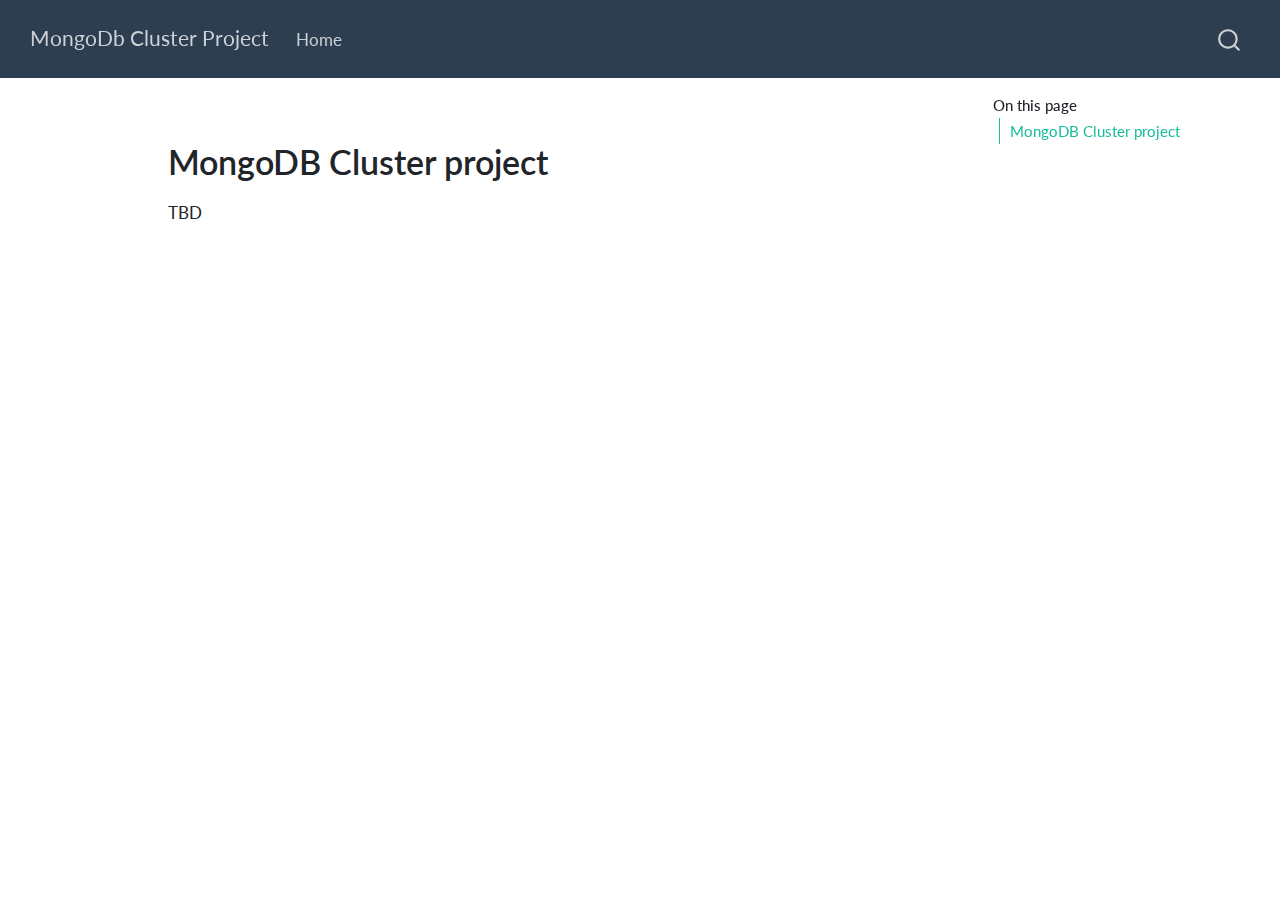
<file: docs/REAMDE.html>
<!DOCTYPE html>
<html xmlns="http://www.w3.org/1999/xhtml" lang="en" xml:lang="en"><head>

<meta charset="utf-8">
<meta name="generator" content="quarto-1.7.27">

<meta name="viewport" content="width=device-width, initial-scale=1.0, user-scalable=yes">


<title>reamde – MongoDb Cluster Project</title>
<style>
code{white-space: pre-wrap;}
span.smallcaps{font-variant: small-caps;}
div.columns{display: flex; gap: min(4vw, 1.5em);}
div.column{flex: auto; overflow-x: auto;}
div.hanging-indent{margin-left: 1.5em; text-indent: -1.5em;}
ul.task-list{list-style: none;}
ul.task-list li input[type="checkbox"] {
  width: 0.8em;
  margin: 0 0.8em 0.2em -1em; /* quarto-specific, see https://github.com/quarto-dev/quarto-cli/issues/4556 */ 
  vertical-align: middle;
}
</style>


<script src="site_libs/quarto-nav/quarto-nav.js"></script>
<script src="site_libs/quarto-nav/headroom.min.js"></script>
<script src="site_libs/clipboard/clipboard.min.js"></script>
<script src="site_libs/quarto-search/autocomplete.umd.js"></script>
<script src="site_libs/quarto-search/fuse.min.js"></script>
<script src="site_libs/quarto-search/quarto-search.js"></script>
<meta name="quarto:offset" content="./">
<script src="site_libs/quarto-html/quarto.js" type="module"></script>
<script src="site_libs/quarto-html/tabsets/tabsets.js" type="module"></script>
<script src="site_libs/quarto-html/popper.min.js"></script>
<script src="site_libs/quarto-html/tippy.umd.min.js"></script>
<script src="site_libs/quarto-html/anchor.min.js"></script>
<link href="site_libs/quarto-html/tippy.css" rel="stylesheet">
<link href="site_libs/quarto-html/quarto-syntax-highlighting-985aa47af68dae11cd4d235c71fb941e.css" rel="stylesheet" id="quarto-text-highlighting-styles">
<script src="site_libs/bootstrap/bootstrap.min.js"></script>
<link href="site_libs/bootstrap/bootstrap-icons.css" rel="stylesheet">
<link href="site_libs/bootstrap/bootstrap-c6cea6cfcc3bb0d47bb10f2069662b1f.min.css" rel="stylesheet" append-hash="true" id="quarto-bootstrap" data-mode="light">
<script id="quarto-search-options" type="application/json">{
  "location": "navbar",
  "copy-button": false,
  "collapse-after": 3,
  "panel-placement": "end",
  "type": "overlay",
  "limit": 50,
  "keyboard-shortcut": [
    "f",
    "/",
    "s"
  ],
  "show-item-context": false,
  "language": {
    "search-no-results-text": "No results",
    "search-matching-documents-text": "matching documents",
    "search-copy-link-title": "Copy link to search",
    "search-hide-matches-text": "Hide additional matches",
    "search-more-match-text": "more match in this document",
    "search-more-matches-text": "more matches in this document",
    "search-clear-button-title": "Clear",
    "search-text-placeholder": "",
    "search-detached-cancel-button-title": "Cancel",
    "search-submit-button-title": "Submit",
    "search-label": "Search"
  }
}</script>


</head>

<body class="nav-fixed quarto-light">

<div id="quarto-search-results"></div>
  <header id="quarto-header" class="headroom fixed-top">
    <nav class="navbar navbar-expand-lg " data-bs-theme="dark">
      <div class="navbar-container container-fluid">
      <div class="navbar-brand-container mx-auto">
    <a class="navbar-brand" href="./index.html">
    <span class="navbar-title">MongoDb Cluster Project</span>
    </a>
  </div>
            <div id="quarto-search" class="" title="Search"></div>
          <button class="navbar-toggler" type="button" data-bs-toggle="collapse" data-bs-target="#navbarCollapse" aria-controls="navbarCollapse" role="menu" aria-expanded="false" aria-label="Toggle navigation" onclick="if (window.quartoToggleHeadroom) { window.quartoToggleHeadroom(); }">
  <span class="navbar-toggler-icon"></span>
</button>
          <div class="collapse navbar-collapse" id="navbarCollapse">
            <ul class="navbar-nav navbar-nav-scroll me-auto">
  <li class="nav-item">
    <a class="nav-link" href="./index.html"> 
<span class="menu-text">Home</span></a>
  </li>  
</ul>
          </div> <!-- /navcollapse -->
            <div class="quarto-navbar-tools">
</div>
      </div> <!-- /container-fluid -->
    </nav>
</header>
<!-- content -->
<div id="quarto-content" class="quarto-container page-columns page-rows-contents page-layout-article page-navbar">
<!-- sidebar -->
<!-- margin-sidebar -->
    <div id="quarto-margin-sidebar" class="sidebar margin-sidebar">
        <nav id="TOC" role="doc-toc" class="toc-active">
    <h2 id="toc-title">On this page</h2>
   
  <ul>
  <li><a href="#mongodb-cluster-project" id="toc-mongodb-cluster-project" class="nav-link active" data-scroll-target="#mongodb-cluster-project">MongoDB Cluster project</a></li>
  </ul>
</nav>
    </div>
<!-- main -->
<main class="content" id="quarto-document-content"><header id="title-block-header" class="quarto-title-block"></header>




<section id="mongodb-cluster-project" class="level1">
<h1>MongoDB Cluster project</h1>
<p>TBD</p>


</section>

</main> <!-- /main -->
<script id="quarto-html-after-body" type="application/javascript">
  window.document.addEventListener("DOMContentLoaded", function (event) {
    const icon = "";
    const anchorJS = new window.AnchorJS();
    anchorJS.options = {
      placement: 'right',
      icon: icon
    };
    anchorJS.add('.anchored');
    const isCodeAnnotation = (el) => {
      for (const clz of el.classList) {
        if (clz.startsWith('code-annotation-')) {                     
          return true;
        }
      }
      return false;
    }
    const onCopySuccess = function(e) {
      // button target
      const button = e.trigger;
      // don't keep focus
      button.blur();
      // flash "checked"
      button.classList.add('code-copy-button-checked');
      var currentTitle = button.getAttribute("title");
      button.setAttribute("title", "Copied!");
      let tooltip;
      if (window.bootstrap) {
        button.setAttribute("data-bs-toggle", "tooltip");
        button.setAttribute("data-bs-placement", "left");
        button.setAttribute("data-bs-title", "Copied!");
        tooltip = new bootstrap.Tooltip(button, 
          { trigger: "manual", 
            customClass: "code-copy-button-tooltip",
            offset: [0, -8]});
        tooltip.show();    
      }
      setTimeout(function() {
        if (tooltip) {
          tooltip.hide();
          button.removeAttribute("data-bs-title");
          button.removeAttribute("data-bs-toggle");
          button.removeAttribute("data-bs-placement");
        }
        button.setAttribute("title", currentTitle);
        button.classList.remove('code-copy-button-checked');
      }, 1000);
      // clear code selection
      e.clearSelection();
    }
    const getTextToCopy = function(trigger) {
        const codeEl = trigger.previousElementSibling.cloneNode(true);
        for (const childEl of codeEl.children) {
          if (isCodeAnnotation(childEl)) {
            childEl.remove();
          }
        }
        return codeEl.innerText;
    }
    const clipboard = new window.ClipboardJS('.code-copy-button:not([data-in-quarto-modal])', {
      text: getTextToCopy
    });
    clipboard.on('success', onCopySuccess);
    if (window.document.getElementById('quarto-embedded-source-code-modal')) {
      const clipboardModal = new window.ClipboardJS('.code-copy-button[data-in-quarto-modal]', {
        text: getTextToCopy,
        container: window.document.getElementById('quarto-embedded-source-code-modal')
      });
      clipboardModal.on('success', onCopySuccess);
    }
      var localhostRegex = new RegExp(/^(?:http|https):\/\/localhost\:?[0-9]*\//);
      var mailtoRegex = new RegExp(/^mailto:/);
        var filterRegex = new RegExp('/' + window.location.host + '/');
      var isInternal = (href) => {
          return filterRegex.test(href) || localhostRegex.test(href) || mailtoRegex.test(href);
      }
      // Inspect non-navigation links and adorn them if external
     var links = window.document.querySelectorAll('a[href]:not(.nav-link):not(.navbar-brand):not(.toc-action):not(.sidebar-link):not(.sidebar-item-toggle):not(.pagination-link):not(.no-external):not([aria-hidden]):not(.dropdown-item):not(.quarto-navigation-tool):not(.about-link)');
      for (var i=0; i<links.length; i++) {
        const link = links[i];
        if (!isInternal(link.href)) {
          // undo the damage that might have been done by quarto-nav.js in the case of
          // links that we want to consider external
          if (link.dataset.originalHref !== undefined) {
            link.href = link.dataset.originalHref;
          }
        }
      }
    function tippyHover(el, contentFn, onTriggerFn, onUntriggerFn) {
      const config = {
        allowHTML: true,
        maxWidth: 500,
        delay: 100,
        arrow: false,
        appendTo: function(el) {
            return el.parentElement;
        },
        interactive: true,
        interactiveBorder: 10,
        theme: 'quarto',
        placement: 'bottom-start',
      };
      if (contentFn) {
        config.content = contentFn;
      }
      if (onTriggerFn) {
        config.onTrigger = onTriggerFn;
      }
      if (onUntriggerFn) {
        config.onUntrigger = onUntriggerFn;
      }
      window.tippy(el, config); 
    }
    const noterefs = window.document.querySelectorAll('a[role="doc-noteref"]');
    for (var i=0; i<noterefs.length; i++) {
      const ref = noterefs[i];
      tippyHover(ref, function() {
        // use id or data attribute instead here
        let href = ref.getAttribute('data-footnote-href') || ref.getAttribute('href');
        try { href = new URL(href).hash; } catch {}
        const id = href.replace(/^#\/?/, "");
        const note = window.document.getElementById(id);
        if (note) {
          return note.innerHTML;
        } else {
          return "";
        }
      });
    }
    const xrefs = window.document.querySelectorAll('a.quarto-xref');
    const processXRef = (id, note) => {
      // Strip column container classes
      const stripColumnClz = (el) => {
        el.classList.remove("page-full", "page-columns");
        if (el.children) {
          for (const child of el.children) {
            stripColumnClz(child);
          }
        }
      }
      stripColumnClz(note)
      if (id === null || id.startsWith('sec-')) {
        // Special case sections, only their first couple elements
        const container = document.createElement("div");
        if (note.children && note.children.length > 2) {
          container.appendChild(note.children[0].cloneNode(true));
          for (let i = 1; i < note.children.length; i++) {
            const child = note.children[i];
            if (child.tagName === "P" && child.innerText === "") {
              continue;
            } else {
              container.appendChild(child.cloneNode(true));
              break;
            }
          }
          if (window.Quarto?.typesetMath) {
            window.Quarto.typesetMath(container);
          }
          return container.innerHTML
        } else {
          if (window.Quarto?.typesetMath) {
            window.Quarto.typesetMath(note);
          }
          return note.innerHTML;
        }
      } else {
        // Remove any anchor links if they are present
        const anchorLink = note.querySelector('a.anchorjs-link');
        if (anchorLink) {
          anchorLink.remove();
        }
        if (window.Quarto?.typesetMath) {
          window.Quarto.typesetMath(note);
        }
        if (note.classList.contains("callout")) {
          return note.outerHTML;
        } else {
          return note.innerHTML;
        }
      }
    }
    for (var i=0; i<xrefs.length; i++) {
      const xref = xrefs[i];
      tippyHover(xref, undefined, function(instance) {
        instance.disable();
        let url = xref.getAttribute('href');
        let hash = undefined; 
        if (url.startsWith('#')) {
          hash = url;
        } else {
          try { hash = new URL(url).hash; } catch {}
        }
        if (hash) {
          const id = hash.replace(/^#\/?/, "");
          const note = window.document.getElementById(id);
          if (note !== null) {
            try {
              const html = processXRef(id, note.cloneNode(true));
              instance.setContent(html);
            } finally {
              instance.enable();
              instance.show();
            }
          } else {
            // See if we can fetch this
            fetch(url.split('#')[0])
            .then(res => res.text())
            .then(html => {
              const parser = new DOMParser();
              const htmlDoc = parser.parseFromString(html, "text/html");
              const note = htmlDoc.getElementById(id);
              if (note !== null) {
                const html = processXRef(id, note);
                instance.setContent(html);
              } 
            }).finally(() => {
              instance.enable();
              instance.show();
            });
          }
        } else {
          // See if we can fetch a full url (with no hash to target)
          // This is a special case and we should probably do some content thinning / targeting
          fetch(url)
          .then(res => res.text())
          .then(html => {
            const parser = new DOMParser();
            const htmlDoc = parser.parseFromString(html, "text/html");
            const note = htmlDoc.querySelector('main.content');
            if (note !== null) {
              // This should only happen for chapter cross references
              // (since there is no id in the URL)
              // remove the first header
              if (note.children.length > 0 && note.children[0].tagName === "HEADER") {
                note.children[0].remove();
              }
              const html = processXRef(null, note);
              instance.setContent(html);
            } 
          }).finally(() => {
            instance.enable();
            instance.show();
          });
        }
      }, function(instance) {
      });
    }
        let selectedAnnoteEl;
        const selectorForAnnotation = ( cell, annotation) => {
          let cellAttr = 'data-code-cell="' + cell + '"';
          let lineAttr = 'data-code-annotation="' +  annotation + '"';
          const selector = 'span[' + cellAttr + '][' + lineAttr + ']';
          return selector;
        }
        const selectCodeLines = (annoteEl) => {
          const doc = window.document;
          const targetCell = annoteEl.getAttribute("data-target-cell");
          const targetAnnotation = annoteEl.getAttribute("data-target-annotation");
          const annoteSpan = window.document.querySelector(selectorForAnnotation(targetCell, targetAnnotation));
          const lines = annoteSpan.getAttribute("data-code-lines").split(",");
          const lineIds = lines.map((line) => {
            return targetCell + "-" + line;
          })
          let top = null;
          let height = null;
          let parent = null;
          if (lineIds.length > 0) {
              //compute the position of the single el (top and bottom and make a div)
              const el = window.document.getElementById(lineIds[0]);
              top = el.offsetTop;
              height = el.offsetHeight;
              parent = el.parentElement.parentElement;
            if (lineIds.length > 1) {
              const lastEl = window.document.getElementById(lineIds[lineIds.length - 1]);
              const bottom = lastEl.offsetTop + lastEl.offsetHeight;
              height = bottom - top;
            }
            if (top !== null && height !== null && parent !== null) {
              // cook up a div (if necessary) and position it 
              let div = window.document.getElementById("code-annotation-line-highlight");
              if (div === null) {
                div = window.document.createElement("div");
                div.setAttribute("id", "code-annotation-line-highlight");
                div.style.position = 'absolute';
                parent.appendChild(div);
              }
              div.style.top = top - 2 + "px";
              div.style.height = height + 4 + "px";
              div.style.left = 0;
              let gutterDiv = window.document.getElementById("code-annotation-line-highlight-gutter");
              if (gutterDiv === null) {
                gutterDiv = window.document.createElement("div");
                gutterDiv.setAttribute("id", "code-annotation-line-highlight-gutter");
                gutterDiv.style.position = 'absolute';
                const codeCell = window.document.getElementById(targetCell);
                const gutter = codeCell.querySelector('.code-annotation-gutter');
                gutter.appendChild(gutterDiv);
              }
              gutterDiv.style.top = top - 2 + "px";
              gutterDiv.style.height = height + 4 + "px";
            }
            selectedAnnoteEl = annoteEl;
          }
        };
        const unselectCodeLines = () => {
          const elementsIds = ["code-annotation-line-highlight", "code-annotation-line-highlight-gutter"];
          elementsIds.forEach((elId) => {
            const div = window.document.getElementById(elId);
            if (div) {
              div.remove();
            }
          });
          selectedAnnoteEl = undefined;
        };
          // Handle positioning of the toggle
      window.addEventListener(
        "resize",
        throttle(() => {
          elRect = undefined;
          if (selectedAnnoteEl) {
            selectCodeLines(selectedAnnoteEl);
          }
        }, 10)
      );
      function throttle(fn, ms) {
      let throttle = false;
      let timer;
        return (...args) => {
          if(!throttle) { // first call gets through
              fn.apply(this, args);
              throttle = true;
          } else { // all the others get throttled
              if(timer) clearTimeout(timer); // cancel #2
              timer = setTimeout(() => {
                fn.apply(this, args);
                timer = throttle = false;
              }, ms);
          }
        };
      }
        // Attach click handler to the DT
        const annoteDls = window.document.querySelectorAll('dt[data-target-cell]');
        for (const annoteDlNode of annoteDls) {
          annoteDlNode.addEventListener('click', (event) => {
            const clickedEl = event.target;
            if (clickedEl !== selectedAnnoteEl) {
              unselectCodeLines();
              const activeEl = window.document.querySelector('dt[data-target-cell].code-annotation-active');
              if (activeEl) {
                activeEl.classList.remove('code-annotation-active');
              }
              selectCodeLines(clickedEl);
              clickedEl.classList.add('code-annotation-active');
            } else {
              // Unselect the line
              unselectCodeLines();
              clickedEl.classList.remove('code-annotation-active');
            }
          });
        }
    const findCites = (el) => {
      const parentEl = el.parentElement;
      if (parentEl) {
        const cites = parentEl.dataset.cites;
        if (cites) {
          return {
            el,
            cites: cites.split(' ')
          };
        } else {
          return findCites(el.parentElement)
        }
      } else {
        return undefined;
      }
    };
    var bibliorefs = window.document.querySelectorAll('a[role="doc-biblioref"]');
    for (var i=0; i<bibliorefs.length; i++) {
      const ref = bibliorefs[i];
      const citeInfo = findCites(ref);
      if (citeInfo) {
        tippyHover(citeInfo.el, function() {
          var popup = window.document.createElement('div');
          citeInfo.cites.forEach(function(cite) {
            var citeDiv = window.document.createElement('div');
            citeDiv.classList.add('hanging-indent');
            citeDiv.classList.add('csl-entry');
            var biblioDiv = window.document.getElementById('ref-' + cite);
            if (biblioDiv) {
              citeDiv.innerHTML = biblioDiv.innerHTML;
            }
            popup.appendChild(citeDiv);
          });
          return popup.innerHTML;
        });
      }
    }
  });
  </script>
</div> <!-- /content -->




</body></html>
</file>
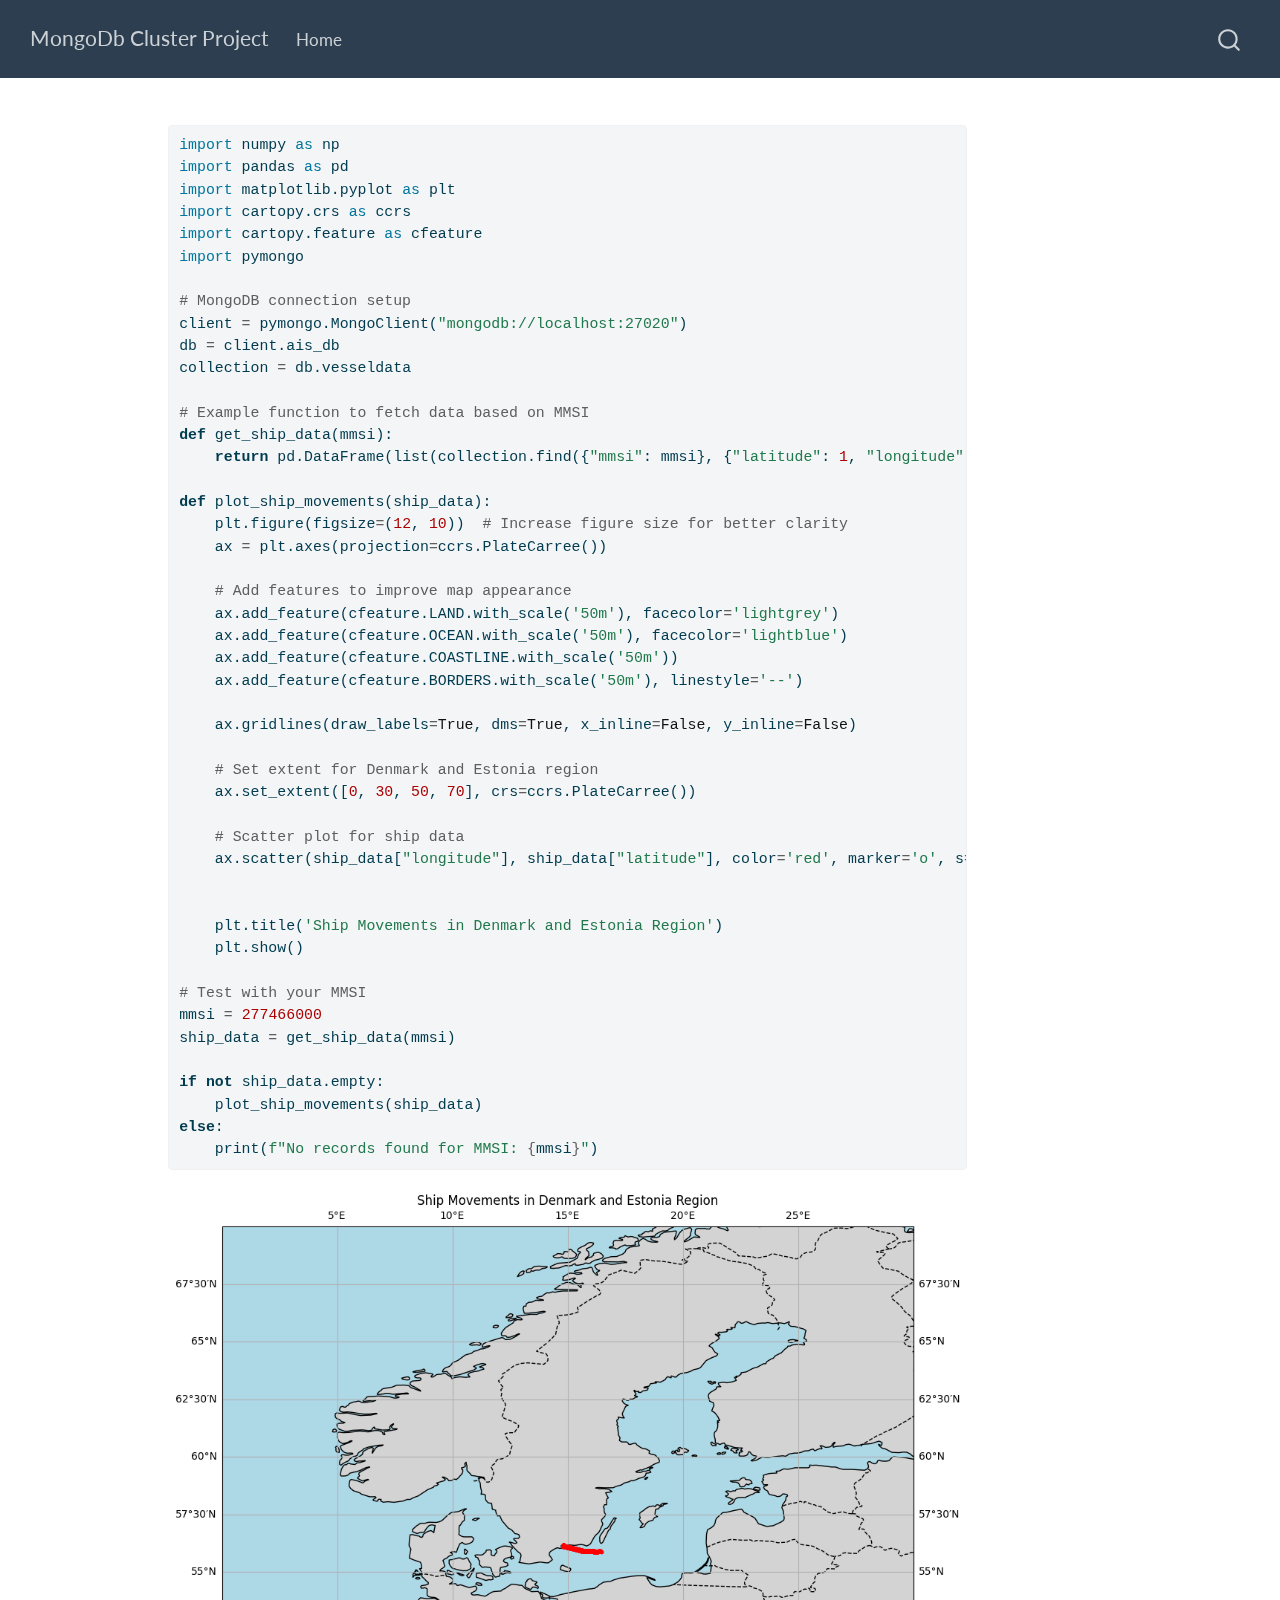
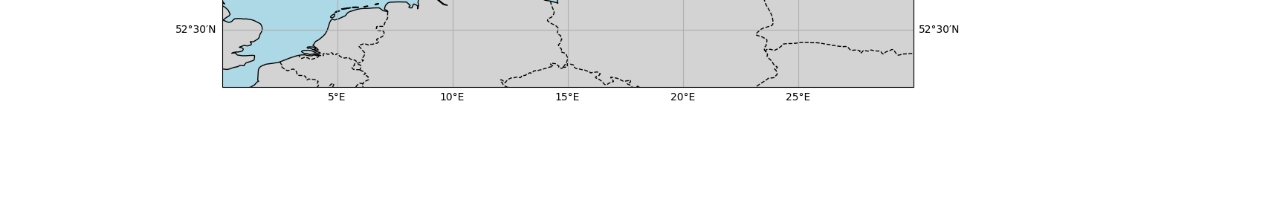
<file: docs/analysis/plotting_regina_ship.html>
<!DOCTYPE html>
<html xmlns="http://www.w3.org/1999/xhtml" lang="en" xml:lang="en"><head>

<meta charset="utf-8">
<meta name="generator" content="quarto-1.7.27">

<meta name="viewport" content="width=device-width, initial-scale=1.0, user-scalable=yes">


<title>plotting_regina_ship – MongoDb Cluster Project</title>
<style>
code{white-space: pre-wrap;}
span.smallcaps{font-variant: small-caps;}
div.columns{display: flex; gap: min(4vw, 1.5em);}
div.column{flex: auto; overflow-x: auto;}
div.hanging-indent{margin-left: 1.5em; text-indent: -1.5em;}
ul.task-list{list-style: none;}
ul.task-list li input[type="checkbox"] {
  width: 0.8em;
  margin: 0 0.8em 0.2em -1em; /* quarto-specific, see https://github.com/quarto-dev/quarto-cli/issues/4556 */ 
  vertical-align: middle;
}
/* CSS for syntax highlighting */
html { -webkit-text-size-adjust: 100%; }
pre > code.sourceCode { white-space: pre; position: relative; }
pre > code.sourceCode > span { display: inline-block; line-height: 1.25; }
pre > code.sourceCode > span:empty { height: 1.2em; }
.sourceCode { overflow: visible; }
code.sourceCode > span { color: inherit; text-decoration: inherit; }
div.sourceCode { margin: 1em 0; }
pre.sourceCode { margin: 0; }
@media screen {
div.sourceCode { overflow: auto; }
}
@media print {
pre > code.sourceCode { white-space: pre-wrap; }
pre > code.sourceCode > span { text-indent: -5em; padding-left: 5em; }
}
pre.numberSource code
  { counter-reset: source-line 0; }
pre.numberSource code > span
  { position: relative; left: -4em; counter-increment: source-line; }
pre.numberSource code > span > a:first-child::before
  { content: counter(source-line);
    position: relative; left: -1em; text-align: right; vertical-align: baseline;
    border: none; display: inline-block;
    -webkit-touch-callout: none; -webkit-user-select: none;
    -khtml-user-select: none; -moz-user-select: none;
    -ms-user-select: none; user-select: none;
    padding: 0 4px; width: 4em;
  }
pre.numberSource { margin-left: 3em;  padding-left: 4px; }
div.sourceCode
  {   }
@media screen {
pre > code.sourceCode > span > a:first-child::before { text-decoration: underline; }
}
</style>


<script src="../site_libs/quarto-nav/quarto-nav.js"></script>
<script src="../site_libs/quarto-nav/headroom.min.js"></script>
<script src="../site_libs/clipboard/clipboard.min.js"></script>
<script src="../site_libs/quarto-search/autocomplete.umd.js"></script>
<script src="../site_libs/quarto-search/fuse.min.js"></script>
<script src="../site_libs/quarto-search/quarto-search.js"></script>
<meta name="quarto:offset" content="../">
<script src="../site_libs/quarto-html/quarto.js" type="module"></script>
<script src="../site_libs/quarto-html/tabsets/tabsets.js" type="module"></script>
<script src="../site_libs/quarto-html/popper.min.js"></script>
<script src="../site_libs/quarto-html/tippy.umd.min.js"></script>
<script src="../site_libs/quarto-html/anchor.min.js"></script>
<link href="../site_libs/quarto-html/tippy.css" rel="stylesheet">
<link href="../site_libs/quarto-html/quarto-syntax-highlighting-985aa47af68dae11cd4d235c71fb941e.css" rel="stylesheet" id="quarto-text-highlighting-styles">
<script src="../site_libs/bootstrap/bootstrap.min.js"></script>
<link href="../site_libs/bootstrap/bootstrap-icons.css" rel="stylesheet">
<link href="../site_libs/bootstrap/bootstrap-c6cea6cfcc3bb0d47bb10f2069662b1f.min.css" rel="stylesheet" append-hash="true" id="quarto-bootstrap" data-mode="light">
<script id="quarto-search-options" type="application/json">{
  "location": "navbar",
  "copy-button": false,
  "collapse-after": 3,
  "panel-placement": "end",
  "type": "overlay",
  "limit": 50,
  "keyboard-shortcut": [
    "f",
    "/",
    "s"
  ],
  "show-item-context": false,
  "language": {
    "search-no-results-text": "No results",
    "search-matching-documents-text": "matching documents",
    "search-copy-link-title": "Copy link to search",
    "search-hide-matches-text": "Hide additional matches",
    "search-more-match-text": "more match in this document",
    "search-more-matches-text": "more matches in this document",
    "search-clear-button-title": "Clear",
    "search-text-placeholder": "",
    "search-detached-cancel-button-title": "Cancel",
    "search-submit-button-title": "Submit",
    "search-label": "Search"
  }
}</script>


</head>

<body class="nav-fixed quarto-light">

<div id="quarto-search-results"></div>
  <header id="quarto-header" class="headroom fixed-top">
    <nav class="navbar navbar-expand-lg " data-bs-theme="dark">
      <div class="navbar-container container-fluid">
      <div class="navbar-brand-container mx-auto">
    <a class="navbar-brand" href="../index.html">
    <span class="navbar-title">MongoDb Cluster Project</span>
    </a>
  </div>
            <div id="quarto-search" class="" title="Search"></div>
          <button class="navbar-toggler" type="button" data-bs-toggle="collapse" data-bs-target="#navbarCollapse" aria-controls="navbarCollapse" role="menu" aria-expanded="false" aria-label="Toggle navigation" onclick="if (window.quartoToggleHeadroom) { window.quartoToggleHeadroom(); }">
  <span class="navbar-toggler-icon"></span>
</button>
          <div class="collapse navbar-collapse" id="navbarCollapse">
            <ul class="navbar-nav navbar-nav-scroll me-auto">
  <li class="nav-item">
    <a class="nav-link" href="../index.html"> 
<span class="menu-text">Home</span></a>
  </li>  
</ul>
          </div> <!-- /navcollapse -->
            <div class="quarto-navbar-tools">
</div>
      </div> <!-- /container-fluid -->
    </nav>
</header>
<!-- content -->
<div id="quarto-content" class="quarto-container page-columns page-rows-contents page-layout-article page-navbar">
<!-- sidebar -->
<!-- margin-sidebar -->
    <div id="quarto-margin-sidebar" class="sidebar margin-sidebar zindex-bottom">
        
    </div>
<!-- main -->
<main class="content" id="quarto-document-content"><header id="title-block-header" class="quarto-title-block"></header>




<div id="06a82a0f" class="cell" data-execution_count="20">
<div class="sourceCode cell-code" id="cb1"><pre class="sourceCode python code-with-copy"><code class="sourceCode python"><span id="cb1-1"><a href="#cb1-1" aria-hidden="true" tabindex="-1"></a><span class="im">import</span> numpy <span class="im">as</span> np</span>
<span id="cb1-2"><a href="#cb1-2" aria-hidden="true" tabindex="-1"></a><span class="im">import</span> pandas <span class="im">as</span> pd</span>
<span id="cb1-3"><a href="#cb1-3" aria-hidden="true" tabindex="-1"></a><span class="im">import</span> matplotlib.pyplot <span class="im">as</span> plt</span>
<span id="cb1-4"><a href="#cb1-4" aria-hidden="true" tabindex="-1"></a><span class="im">import</span> cartopy.crs <span class="im">as</span> ccrs</span>
<span id="cb1-5"><a href="#cb1-5" aria-hidden="true" tabindex="-1"></a><span class="im">import</span> cartopy.feature <span class="im">as</span> cfeature</span>
<span id="cb1-6"><a href="#cb1-6" aria-hidden="true" tabindex="-1"></a><span class="im">import</span> pymongo</span>
<span id="cb1-7"><a href="#cb1-7" aria-hidden="true" tabindex="-1"></a></span>
<span id="cb1-8"><a href="#cb1-8" aria-hidden="true" tabindex="-1"></a><span class="co"># MongoDB connection setup</span></span>
<span id="cb1-9"><a href="#cb1-9" aria-hidden="true" tabindex="-1"></a>client <span class="op">=</span> pymongo.MongoClient(<span class="st">"mongodb://localhost:27020"</span>)</span>
<span id="cb1-10"><a href="#cb1-10" aria-hidden="true" tabindex="-1"></a>db <span class="op">=</span> client.ais_db</span>
<span id="cb1-11"><a href="#cb1-11" aria-hidden="true" tabindex="-1"></a>collection <span class="op">=</span> db.vesseldata</span>
<span id="cb1-12"><a href="#cb1-12" aria-hidden="true" tabindex="-1"></a></span>
<span id="cb1-13"><a href="#cb1-13" aria-hidden="true" tabindex="-1"></a><span class="co"># Example function to fetch data based on MMSI</span></span>
<span id="cb1-14"><a href="#cb1-14" aria-hidden="true" tabindex="-1"></a><span class="kw">def</span> get_ship_data(mmsi):</span>
<span id="cb1-15"><a href="#cb1-15" aria-hidden="true" tabindex="-1"></a>    <span class="cf">return</span> pd.DataFrame(<span class="bu">list</span>(collection.find({<span class="st">"mmsi"</span>: mmsi}, {<span class="st">"latitude"</span>: <span class="dv">1</span>, <span class="st">"longitude"</span>: <span class="dv">1</span>, <span class="st">"timestamp"</span>: <span class="dv">1</span>, <span class="st">"_id"</span>: <span class="dv">0</span>})))</span>
<span id="cb1-16"><a href="#cb1-16" aria-hidden="true" tabindex="-1"></a></span>
<span id="cb1-17"><a href="#cb1-17" aria-hidden="true" tabindex="-1"></a><span class="kw">def</span> plot_ship_movements(ship_data):</span>
<span id="cb1-18"><a href="#cb1-18" aria-hidden="true" tabindex="-1"></a>    plt.figure(figsize<span class="op">=</span>(<span class="dv">12</span>, <span class="dv">10</span>))  <span class="co"># Increase figure size for better clarity</span></span>
<span id="cb1-19"><a href="#cb1-19" aria-hidden="true" tabindex="-1"></a>    ax <span class="op">=</span> plt.axes(projection<span class="op">=</span>ccrs.PlateCarree())</span>
<span id="cb1-20"><a href="#cb1-20" aria-hidden="true" tabindex="-1"></a></span>
<span id="cb1-21"><a href="#cb1-21" aria-hidden="true" tabindex="-1"></a>    <span class="co"># Add features to improve map appearance</span></span>
<span id="cb1-22"><a href="#cb1-22" aria-hidden="true" tabindex="-1"></a>    ax.add_feature(cfeature.LAND.with_scale(<span class="st">'50m'</span>), facecolor<span class="op">=</span><span class="st">'lightgrey'</span>)</span>
<span id="cb1-23"><a href="#cb1-23" aria-hidden="true" tabindex="-1"></a>    ax.add_feature(cfeature.OCEAN.with_scale(<span class="st">'50m'</span>), facecolor<span class="op">=</span><span class="st">'lightblue'</span>)</span>
<span id="cb1-24"><a href="#cb1-24" aria-hidden="true" tabindex="-1"></a>    ax.add_feature(cfeature.COASTLINE.with_scale(<span class="st">'50m'</span>))</span>
<span id="cb1-25"><a href="#cb1-25" aria-hidden="true" tabindex="-1"></a>    ax.add_feature(cfeature.BORDERS.with_scale(<span class="st">'50m'</span>), linestyle<span class="op">=</span><span class="st">'--'</span>)</span>
<span id="cb1-26"><a href="#cb1-26" aria-hidden="true" tabindex="-1"></a></span>
<span id="cb1-27"><a href="#cb1-27" aria-hidden="true" tabindex="-1"></a>    ax.gridlines(draw_labels<span class="op">=</span><span class="va">True</span>, dms<span class="op">=</span><span class="va">True</span>, x_inline<span class="op">=</span><span class="va">False</span>, y_inline<span class="op">=</span><span class="va">False</span>)</span>
<span id="cb1-28"><a href="#cb1-28" aria-hidden="true" tabindex="-1"></a></span>
<span id="cb1-29"><a href="#cb1-29" aria-hidden="true" tabindex="-1"></a>    <span class="co"># Set extent for Denmark and Estonia region</span></span>
<span id="cb1-30"><a href="#cb1-30" aria-hidden="true" tabindex="-1"></a>    ax.set_extent([<span class="dv">0</span>, <span class="dv">30</span>, <span class="dv">50</span>, <span class="dv">70</span>], crs<span class="op">=</span>ccrs.PlateCarree())</span>
<span id="cb1-31"><a href="#cb1-31" aria-hidden="true" tabindex="-1"></a></span>
<span id="cb1-32"><a href="#cb1-32" aria-hidden="true" tabindex="-1"></a>    <span class="co"># Scatter plot for ship data</span></span>
<span id="cb1-33"><a href="#cb1-33" aria-hidden="true" tabindex="-1"></a>    ax.scatter(ship_data[<span class="st">"longitude"</span>], ship_data[<span class="st">"latitude"</span>], color<span class="op">=</span><span class="st">'red'</span>, marker<span class="op">=</span><span class="st">'o'</span>, s<span class="op">=</span><span class="dv">10</span>, zorder<span class="op">=</span><span class="dv">5</span>)</span>
<span id="cb1-34"><a href="#cb1-34" aria-hidden="true" tabindex="-1"></a></span>
<span id="cb1-35"><a href="#cb1-35" aria-hidden="true" tabindex="-1"></a></span>
<span id="cb1-36"><a href="#cb1-36" aria-hidden="true" tabindex="-1"></a>    plt.title(<span class="st">'Ship Movements in Denmark and Estonia Region'</span>)</span>
<span id="cb1-37"><a href="#cb1-37" aria-hidden="true" tabindex="-1"></a>    plt.show()</span>
<span id="cb1-38"><a href="#cb1-38" aria-hidden="true" tabindex="-1"></a></span>
<span id="cb1-39"><a href="#cb1-39" aria-hidden="true" tabindex="-1"></a><span class="co"># Test with your MMSI</span></span>
<span id="cb1-40"><a href="#cb1-40" aria-hidden="true" tabindex="-1"></a>mmsi <span class="op">=</span> <span class="dv">277466000</span></span>
<span id="cb1-41"><a href="#cb1-41" aria-hidden="true" tabindex="-1"></a>ship_data <span class="op">=</span> get_ship_data(mmsi)</span>
<span id="cb1-42"><a href="#cb1-42" aria-hidden="true" tabindex="-1"></a></span>
<span id="cb1-43"><a href="#cb1-43" aria-hidden="true" tabindex="-1"></a><span class="cf">if</span> <span class="kw">not</span> ship_data.empty:</span>
<span id="cb1-44"><a href="#cb1-44" aria-hidden="true" tabindex="-1"></a>    plot_ship_movements(ship_data)</span>
<span id="cb1-45"><a href="#cb1-45" aria-hidden="true" tabindex="-1"></a><span class="cf">else</span>:</span>
<span id="cb1-46"><a href="#cb1-46" aria-hidden="true" tabindex="-1"></a>    <span class="bu">print</span>(<span class="ss">f"No records found for MMSI: </span><span class="sc">{</span>mmsi<span class="sc">}</span><span class="ss">"</span>)</span></code><button title="Copy to Clipboard" class="code-copy-button"><i class="bi"></i></button></pre></div>
<div class="cell-output cell-output-display">
<div>
<figure class="figure">
<p><img src="plotting_regina_ship_files/figure-html/cell-2-output-1.png" class="img-fluid figure-img"></p>
</figure>
</div>
</div>
</div>



</main> <!-- /main -->
<script id="quarto-html-after-body" type="application/javascript">
  window.document.addEventListener("DOMContentLoaded", function (event) {
    const icon = "";
    const anchorJS = new window.AnchorJS();
    anchorJS.options = {
      placement: 'right',
      icon: icon
    };
    anchorJS.add('.anchored');
    const isCodeAnnotation = (el) => {
      for (const clz of el.classList) {
        if (clz.startsWith('code-annotation-')) {                     
          return true;
        }
      }
      return false;
    }
    const onCopySuccess = function(e) {
      // button target
      const button = e.trigger;
      // don't keep focus
      button.blur();
      // flash "checked"
      button.classList.add('code-copy-button-checked');
      var currentTitle = button.getAttribute("title");
      button.setAttribute("title", "Copied!");
      let tooltip;
      if (window.bootstrap) {
        button.setAttribute("data-bs-toggle", "tooltip");
        button.setAttribute("data-bs-placement", "left");
        button.setAttribute("data-bs-title", "Copied!");
        tooltip = new bootstrap.Tooltip(button, 
          { trigger: "manual", 
            customClass: "code-copy-button-tooltip",
            offset: [0, -8]});
        tooltip.show();    
      }
      setTimeout(function() {
        if (tooltip) {
          tooltip.hide();
          button.removeAttribute("data-bs-title");
          button.removeAttribute("data-bs-toggle");
          button.removeAttribute("data-bs-placement");
        }
        button.setAttribute("title", currentTitle);
        button.classList.remove('code-copy-button-checked');
      }, 1000);
      // clear code selection
      e.clearSelection();
    }
    const getTextToCopy = function(trigger) {
        const codeEl = trigger.previousElementSibling.cloneNode(true);
        for (const childEl of codeEl.children) {
          if (isCodeAnnotation(childEl)) {
            childEl.remove();
          }
        }
        return codeEl.innerText;
    }
    const clipboard = new window.ClipboardJS('.code-copy-button:not([data-in-quarto-modal])', {
      text: getTextToCopy
    });
    clipboard.on('success', onCopySuccess);
    if (window.document.getElementById('quarto-embedded-source-code-modal')) {
      const clipboardModal = new window.ClipboardJS('.code-copy-button[data-in-quarto-modal]', {
        text: getTextToCopy,
        container: window.document.getElementById('quarto-embedded-source-code-modal')
      });
      clipboardModal.on('success', onCopySuccess);
    }
      var localhostRegex = new RegExp(/^(?:http|https):\/\/localhost\:?[0-9]*\//);
      var mailtoRegex = new RegExp(/^mailto:/);
        var filterRegex = new RegExp('/' + window.location.host + '/');
      var isInternal = (href) => {
          return filterRegex.test(href) || localhostRegex.test(href) || mailtoRegex.test(href);
      }
      // Inspect non-navigation links and adorn them if external
     var links = window.document.querySelectorAll('a[href]:not(.nav-link):not(.navbar-brand):not(.toc-action):not(.sidebar-link):not(.sidebar-item-toggle):not(.pagination-link):not(.no-external):not([aria-hidden]):not(.dropdown-item):not(.quarto-navigation-tool):not(.about-link)');
      for (var i=0; i<links.length; i++) {
        const link = links[i];
        if (!isInternal(link.href)) {
          // undo the damage that might have been done by quarto-nav.js in the case of
          // links that we want to consider external
          if (link.dataset.originalHref !== undefined) {
            link.href = link.dataset.originalHref;
          }
        }
      }
    function tippyHover(el, contentFn, onTriggerFn, onUntriggerFn) {
      const config = {
        allowHTML: true,
        maxWidth: 500,
        delay: 100,
        arrow: false,
        appendTo: function(el) {
            return el.parentElement;
        },
        interactive: true,
        interactiveBorder: 10,
        theme: 'quarto',
        placement: 'bottom-start',
      };
      if (contentFn) {
        config.content = contentFn;
      }
      if (onTriggerFn) {
        config.onTrigger = onTriggerFn;
      }
      if (onUntriggerFn) {
        config.onUntrigger = onUntriggerFn;
      }
      window.tippy(el, config); 
    }
    const noterefs = window.document.querySelectorAll('a[role="doc-noteref"]');
    for (var i=0; i<noterefs.length; i++) {
      const ref = noterefs[i];
      tippyHover(ref, function() {
        // use id or data attribute instead here
        let href = ref.getAttribute('data-footnote-href') || ref.getAttribute('href');
        try { href = new URL(href).hash; } catch {}
        const id = href.replace(/^#\/?/, "");
        const note = window.document.getElementById(id);
        if (note) {
          return note.innerHTML;
        } else {
          return "";
        }
      });
    }
    const xrefs = window.document.querySelectorAll('a.quarto-xref');
    const processXRef = (id, note) => {
      // Strip column container classes
      const stripColumnClz = (el) => {
        el.classList.remove("page-full", "page-columns");
        if (el.children) {
          for (const child of el.children) {
            stripColumnClz(child);
          }
        }
      }
      stripColumnClz(note)
      if (id === null || id.startsWith('sec-')) {
        // Special case sections, only their first couple elements
        const container = document.createElement("div");
        if (note.children && note.children.length > 2) {
          container.appendChild(note.children[0].cloneNode(true));
          for (let i = 1; i < note.children.length; i++) {
            const child = note.children[i];
            if (child.tagName === "P" && child.innerText === "") {
              continue;
            } else {
              container.appendChild(child.cloneNode(true));
              break;
            }
          }
          if (window.Quarto?.typesetMath) {
            window.Quarto.typesetMath(container);
          }
          return container.innerHTML
        } else {
          if (window.Quarto?.typesetMath) {
            window.Quarto.typesetMath(note);
          }
          return note.innerHTML;
        }
      } else {
        // Remove any anchor links if they are present
        const anchorLink = note.querySelector('a.anchorjs-link');
        if (anchorLink) {
          anchorLink.remove();
        }
        if (window.Quarto?.typesetMath) {
          window.Quarto.typesetMath(note);
        }
        if (note.classList.contains("callout")) {
          return note.outerHTML;
        } else {
          return note.innerHTML;
        }
      }
    }
    for (var i=0; i<xrefs.length; i++) {
      const xref = xrefs[i];
      tippyHover(xref, undefined, function(instance) {
        instance.disable();
        let url = xref.getAttribute('href');
        let hash = undefined; 
        if (url.startsWith('#')) {
          hash = url;
        } else {
          try { hash = new URL(url).hash; } catch {}
        }
        if (hash) {
          const id = hash.replace(/^#\/?/, "");
          const note = window.document.getElementById(id);
          if (note !== null) {
            try {
              const html = processXRef(id, note.cloneNode(true));
              instance.setContent(html);
            } finally {
              instance.enable();
              instance.show();
            }
          } else {
            // See if we can fetch this
            fetch(url.split('#')[0])
            .then(res => res.text())
            .then(html => {
              const parser = new DOMParser();
              const htmlDoc = parser.parseFromString(html, "text/html");
              const note = htmlDoc.getElementById(id);
              if (note !== null) {
                const html = processXRef(id, note);
                instance.setContent(html);
              } 
            }).finally(() => {
              instance.enable();
              instance.show();
            });
          }
        } else {
          // See if we can fetch a full url (with no hash to target)
          // This is a special case and we should probably do some content thinning / targeting
          fetch(url)
          .then(res => res.text())
          .then(html => {
            const parser = new DOMParser();
            const htmlDoc = parser.parseFromString(html, "text/html");
            const note = htmlDoc.querySelector('main.content');
            if (note !== null) {
              // This should only happen for chapter cross references
              // (since there is no id in the URL)
              // remove the first header
              if (note.children.length > 0 && note.children[0].tagName === "HEADER") {
                note.children[0].remove();
              }
              const html = processXRef(null, note);
              instance.setContent(html);
            } 
          }).finally(() => {
            instance.enable();
            instance.show();
          });
        }
      }, function(instance) {
      });
    }
        let selectedAnnoteEl;
        const selectorForAnnotation = ( cell, annotation) => {
          let cellAttr = 'data-code-cell="' + cell + '"';
          let lineAttr = 'data-code-annotation="' +  annotation + '"';
          const selector = 'span[' + cellAttr + '][' + lineAttr + ']';
          return selector;
        }
        const selectCodeLines = (annoteEl) => {
          const doc = window.document;
          const targetCell = annoteEl.getAttribute("data-target-cell");
          const targetAnnotation = annoteEl.getAttribute("data-target-annotation");
          const annoteSpan = window.document.querySelector(selectorForAnnotation(targetCell, targetAnnotation));
          const lines = annoteSpan.getAttribute("data-code-lines").split(",");
          const lineIds = lines.map((line) => {
            return targetCell + "-" + line;
          })
          let top = null;
          let height = null;
          let parent = null;
          if (lineIds.length > 0) {
              //compute the position of the single el (top and bottom and make a div)
              const el = window.document.getElementById(lineIds[0]);
              top = el.offsetTop;
              height = el.offsetHeight;
              parent = el.parentElement.parentElement;
            if (lineIds.length > 1) {
              const lastEl = window.document.getElementById(lineIds[lineIds.length - 1]);
              const bottom = lastEl.offsetTop + lastEl.offsetHeight;
              height = bottom - top;
            }
            if (top !== null && height !== null && parent !== null) {
              // cook up a div (if necessary) and position it 
              let div = window.document.getElementById("code-annotation-line-highlight");
              if (div === null) {
                div = window.document.createElement("div");
                div.setAttribute("id", "code-annotation-line-highlight");
                div.style.position = 'absolute';
                parent.appendChild(div);
              }
              div.style.top = top - 2 + "px";
              div.style.height = height + 4 + "px";
              div.style.left = 0;
              let gutterDiv = window.document.getElementById("code-annotation-line-highlight-gutter");
              if (gutterDiv === null) {
                gutterDiv = window.document.createElement("div");
                gutterDiv.setAttribute("id", "code-annotation-line-highlight-gutter");
                gutterDiv.style.position = 'absolute';
                const codeCell = window.document.getElementById(targetCell);
                const gutter = codeCell.querySelector('.code-annotation-gutter');
                gutter.appendChild(gutterDiv);
              }
              gutterDiv.style.top = top - 2 + "px";
              gutterDiv.style.height = height + 4 + "px";
            }
            selectedAnnoteEl = annoteEl;
          }
        };
        const unselectCodeLines = () => {
          const elementsIds = ["code-annotation-line-highlight", "code-annotation-line-highlight-gutter"];
          elementsIds.forEach((elId) => {
            const div = window.document.getElementById(elId);
            if (div) {
              div.remove();
            }
          });
          selectedAnnoteEl = undefined;
        };
          // Handle positioning of the toggle
      window.addEventListener(
        "resize",
        throttle(() => {
          elRect = undefined;
          if (selectedAnnoteEl) {
            selectCodeLines(selectedAnnoteEl);
          }
        }, 10)
      );
      function throttle(fn, ms) {
      let throttle = false;
      let timer;
        return (...args) => {
          if(!throttle) { // first call gets through
              fn.apply(this, args);
              throttle = true;
          } else { // all the others get throttled
              if(timer) clearTimeout(timer); // cancel #2
              timer = setTimeout(() => {
                fn.apply(this, args);
                timer = throttle = false;
              }, ms);
          }
        };
      }
        // Attach click handler to the DT
        const annoteDls = window.document.querySelectorAll('dt[data-target-cell]');
        for (const annoteDlNode of annoteDls) {
          annoteDlNode.addEventListener('click', (event) => {
            const clickedEl = event.target;
            if (clickedEl !== selectedAnnoteEl) {
              unselectCodeLines();
              const activeEl = window.document.querySelector('dt[data-target-cell].code-annotation-active');
              if (activeEl) {
                activeEl.classList.remove('code-annotation-active');
              }
              selectCodeLines(clickedEl);
              clickedEl.classList.add('code-annotation-active');
            } else {
              // Unselect the line
              unselectCodeLines();
              clickedEl.classList.remove('code-annotation-active');
            }
          });
        }
    const findCites = (el) => {
      const parentEl = el.parentElement;
      if (parentEl) {
        const cites = parentEl.dataset.cites;
        if (cites) {
          return {
            el,
            cites: cites.split(' ')
          };
        } else {
          return findCites(el.parentElement)
        }
      } else {
        return undefined;
      }
    };
    var bibliorefs = window.document.querySelectorAll('a[role="doc-biblioref"]');
    for (var i=0; i<bibliorefs.length; i++) {
      const ref = bibliorefs[i];
      const citeInfo = findCites(ref);
      if (citeInfo) {
        tippyHover(citeInfo.el, function() {
          var popup = window.document.createElement('div');
          citeInfo.cites.forEach(function(cite) {
            var citeDiv = window.document.createElement('div');
            citeDiv.classList.add('hanging-indent');
            citeDiv.classList.add('csl-entry');
            var biblioDiv = window.document.getElementById('ref-' + cite);
            if (biblioDiv) {
              citeDiv.innerHTML = biblioDiv.innerHTML;
            }
            popup.appendChild(citeDiv);
          });
          return popup.innerHTML;
        });
      }
    }
  });
  </script>
</div> <!-- /content -->




</body></html>
</file>
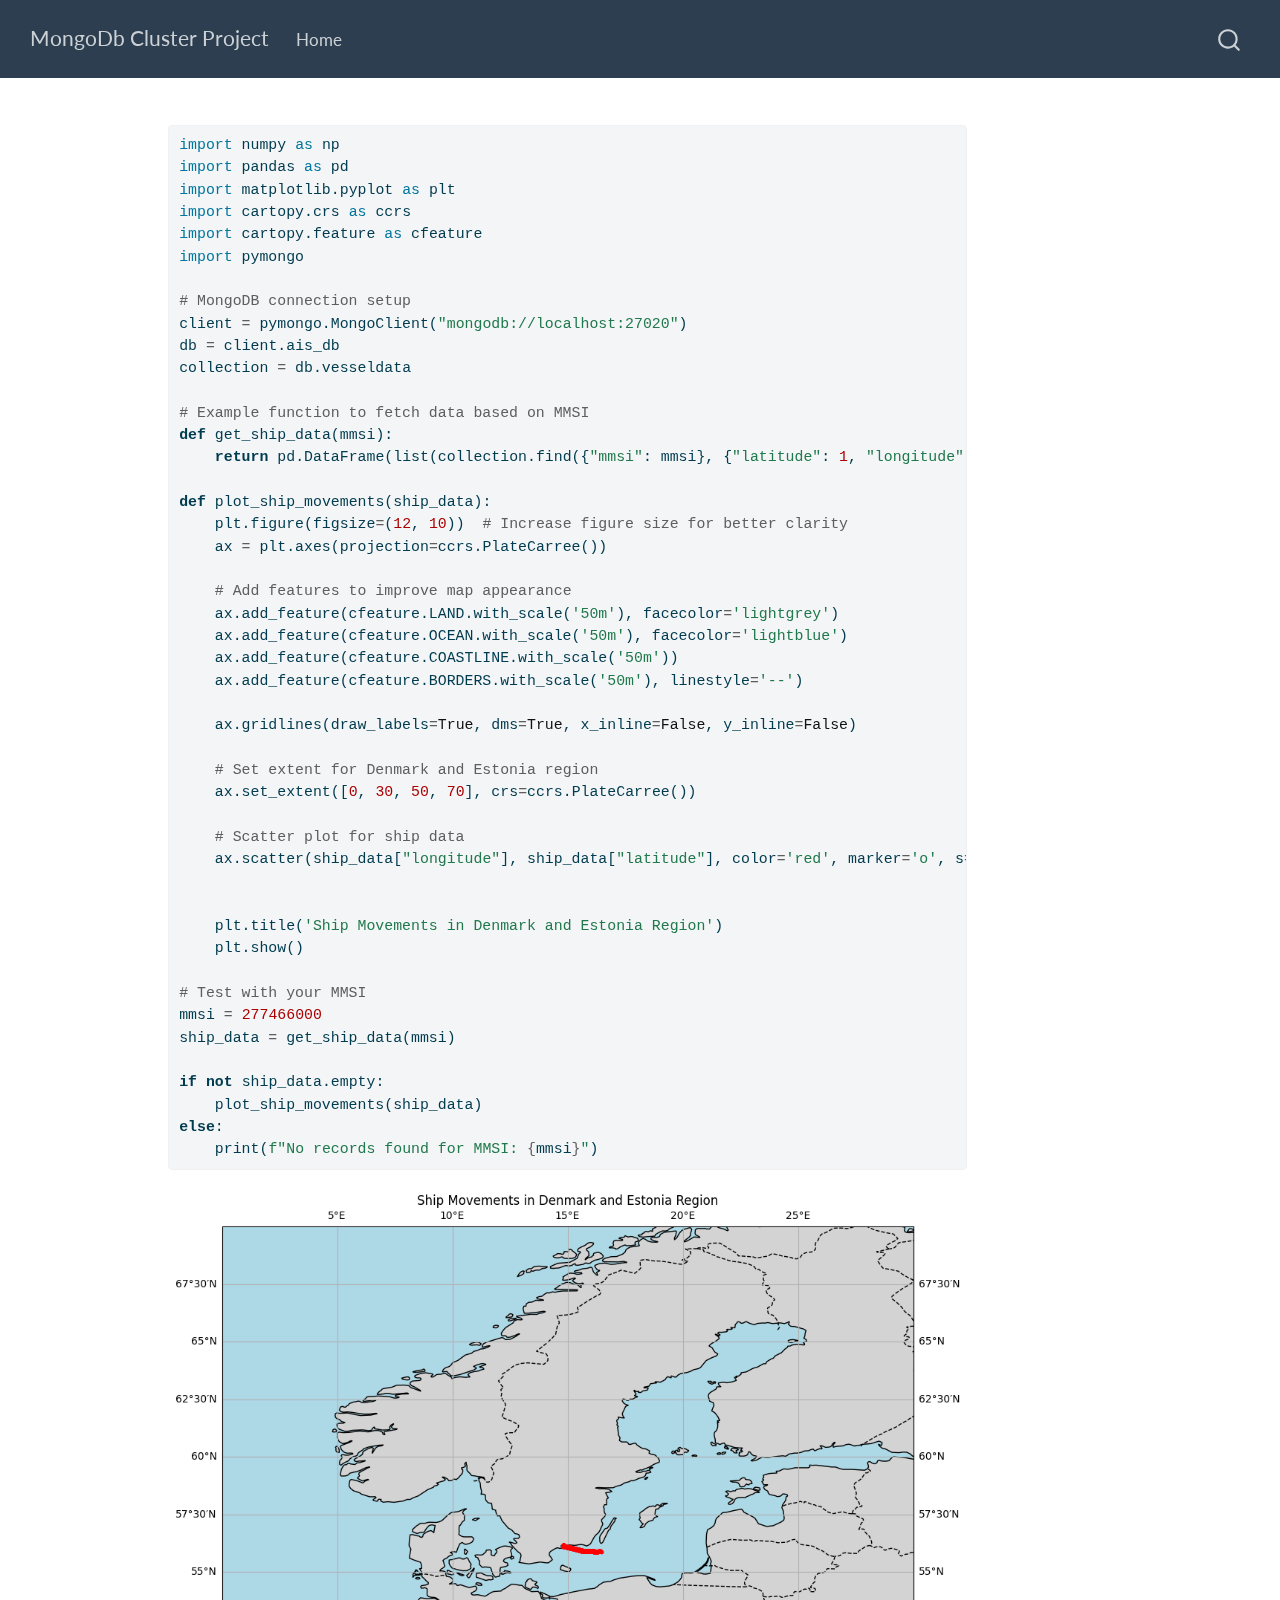
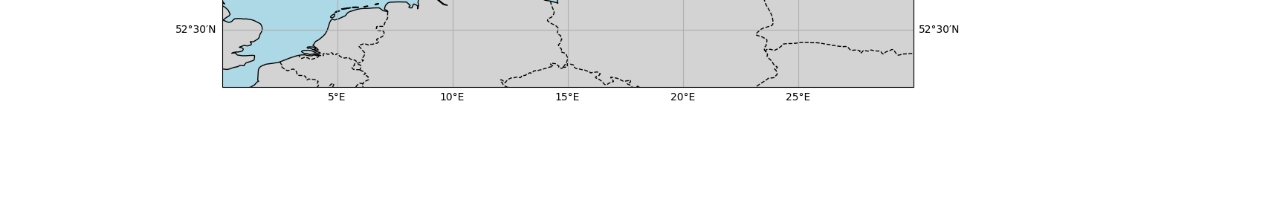
<file: docs/analysis/test.html>
<!DOCTYPE html>
<html xmlns="http://www.w3.org/1999/xhtml" lang="en" xml:lang="en"><head>

<meta charset="utf-8">
<meta name="generator" content="quarto-1.7.27">

<meta name="viewport" content="width=device-width, initial-scale=1.0, user-scalable=yes">


<title>test – MongoDb Cluster Project</title>
<style>
code{white-space: pre-wrap;}
span.smallcaps{font-variant: small-caps;}
div.columns{display: flex; gap: min(4vw, 1.5em);}
div.column{flex: auto; overflow-x: auto;}
div.hanging-indent{margin-left: 1.5em; text-indent: -1.5em;}
ul.task-list{list-style: none;}
ul.task-list li input[type="checkbox"] {
  width: 0.8em;
  margin: 0 0.8em 0.2em -1em; /* quarto-specific, see https://github.com/quarto-dev/quarto-cli/issues/4556 */ 
  vertical-align: middle;
}
/* CSS for syntax highlighting */
html { -webkit-text-size-adjust: 100%; }
pre > code.sourceCode { white-space: pre; position: relative; }
pre > code.sourceCode > span { display: inline-block; line-height: 1.25; }
pre > code.sourceCode > span:empty { height: 1.2em; }
.sourceCode { overflow: visible; }
code.sourceCode > span { color: inherit; text-decoration: inherit; }
div.sourceCode { margin: 1em 0; }
pre.sourceCode { margin: 0; }
@media screen {
div.sourceCode { overflow: auto; }
}
@media print {
pre > code.sourceCode { white-space: pre-wrap; }
pre > code.sourceCode > span { text-indent: -5em; padding-left: 5em; }
}
pre.numberSource code
  { counter-reset: source-line 0; }
pre.numberSource code > span
  { position: relative; left: -4em; counter-increment: source-line; }
pre.numberSource code > span > a:first-child::before
  { content: counter(source-line);
    position: relative; left: -1em; text-align: right; vertical-align: baseline;
    border: none; display: inline-block;
    -webkit-touch-callout: none; -webkit-user-select: none;
    -khtml-user-select: none; -moz-user-select: none;
    -ms-user-select: none; user-select: none;
    padding: 0 4px; width: 4em;
  }
pre.numberSource { margin-left: 3em;  padding-left: 4px; }
div.sourceCode
  {   }
@media screen {
pre > code.sourceCode > span > a:first-child::before { text-decoration: underline; }
}
</style>


<script src="../site_libs/quarto-nav/quarto-nav.js"></script>
<script src="../site_libs/quarto-nav/headroom.min.js"></script>
<script src="../site_libs/clipboard/clipboard.min.js"></script>
<script src="../site_libs/quarto-search/autocomplete.umd.js"></script>
<script src="../site_libs/quarto-search/fuse.min.js"></script>
<script src="../site_libs/quarto-search/quarto-search.js"></script>
<meta name="quarto:offset" content="../">
<script src="../site_libs/quarto-html/quarto.js" type="module"></script>
<script src="../site_libs/quarto-html/tabsets/tabsets.js" type="module"></script>
<script src="../site_libs/quarto-html/popper.min.js"></script>
<script src="../site_libs/quarto-html/tippy.umd.min.js"></script>
<script src="../site_libs/quarto-html/anchor.min.js"></script>
<link href="../site_libs/quarto-html/tippy.css" rel="stylesheet">
<link href="../site_libs/quarto-html/quarto-syntax-highlighting-985aa47af68dae11cd4d235c71fb941e.css" rel="stylesheet" id="quarto-text-highlighting-styles">
<script src="../site_libs/bootstrap/bootstrap.min.js"></script>
<link href="../site_libs/bootstrap/bootstrap-icons.css" rel="stylesheet">
<link href="../site_libs/bootstrap/bootstrap-c6cea6cfcc3bb0d47bb10f2069662b1f.min.css" rel="stylesheet" append-hash="true" id="quarto-bootstrap" data-mode="light">
<script id="quarto-search-options" type="application/json">{
  "location": "navbar",
  "copy-button": false,
  "collapse-after": 3,
  "panel-placement": "end",
  "type": "overlay",
  "limit": 50,
  "keyboard-shortcut": [
    "f",
    "/",
    "s"
  ],
  "show-item-context": false,
  "language": {
    "search-no-results-text": "No results",
    "search-matching-documents-text": "matching documents",
    "search-copy-link-title": "Copy link to search",
    "search-hide-matches-text": "Hide additional matches",
    "search-more-match-text": "more match in this document",
    "search-more-matches-text": "more matches in this document",
    "search-clear-button-title": "Clear",
    "search-text-placeholder": "",
    "search-detached-cancel-button-title": "Cancel",
    "search-submit-button-title": "Submit",
    "search-label": "Search"
  }
}</script>


</head>

<body class="nav-fixed quarto-light">

<div id="quarto-search-results"></div>
  <header id="quarto-header" class="headroom fixed-top">
    <nav class="navbar navbar-expand-lg " data-bs-theme="dark">
      <div class="navbar-container container-fluid">
      <div class="navbar-brand-container mx-auto">
    <a class="navbar-brand" href="../index.html">
    <span class="navbar-title">MongoDb Cluster Project</span>
    </a>
  </div>
            <div id="quarto-search" class="" title="Search"></div>
          <button class="navbar-toggler" type="button" data-bs-toggle="collapse" data-bs-target="#navbarCollapse" aria-controls="navbarCollapse" role="menu" aria-expanded="false" aria-label="Toggle navigation" onclick="if (window.quartoToggleHeadroom) { window.quartoToggleHeadroom(); }">
  <span class="navbar-toggler-icon"></span>
</button>
          <div class="collapse navbar-collapse" id="navbarCollapse">
            <ul class="navbar-nav navbar-nav-scroll me-auto">
  <li class="nav-item">
    <a class="nav-link" href="../index.html"> 
<span class="menu-text">Home</span></a>
  </li>  
</ul>
          </div> <!-- /navcollapse -->
            <div class="quarto-navbar-tools">
</div>
      </div> <!-- /container-fluid -->
    </nav>
</header>
<!-- content -->
<div id="quarto-content" class="quarto-container page-columns page-rows-contents page-layout-article page-navbar">
<!-- sidebar -->
<!-- margin-sidebar -->
    <div id="quarto-margin-sidebar" class="sidebar margin-sidebar zindex-bottom">
        
    </div>
<!-- main -->
<main class="content" id="quarto-document-content"><header id="title-block-header" class="quarto-title-block"></header>




<div id="06a82a0f" class="cell" data-execution_count="20">
<div class="sourceCode cell-code" id="cb1"><pre class="sourceCode python code-with-copy"><code class="sourceCode python"><span id="cb1-1"><a href="#cb1-1" aria-hidden="true" tabindex="-1"></a><span class="im">import</span> numpy <span class="im">as</span> np</span>
<span id="cb1-2"><a href="#cb1-2" aria-hidden="true" tabindex="-1"></a><span class="im">import</span> pandas <span class="im">as</span> pd</span>
<span id="cb1-3"><a href="#cb1-3" aria-hidden="true" tabindex="-1"></a><span class="im">import</span> matplotlib.pyplot <span class="im">as</span> plt</span>
<span id="cb1-4"><a href="#cb1-4" aria-hidden="true" tabindex="-1"></a><span class="im">import</span> cartopy.crs <span class="im">as</span> ccrs</span>
<span id="cb1-5"><a href="#cb1-5" aria-hidden="true" tabindex="-1"></a><span class="im">import</span> cartopy.feature <span class="im">as</span> cfeature</span>
<span id="cb1-6"><a href="#cb1-6" aria-hidden="true" tabindex="-1"></a><span class="im">import</span> pymongo</span>
<span id="cb1-7"><a href="#cb1-7" aria-hidden="true" tabindex="-1"></a></span>
<span id="cb1-8"><a href="#cb1-8" aria-hidden="true" tabindex="-1"></a><span class="co"># MongoDB connection setup</span></span>
<span id="cb1-9"><a href="#cb1-9" aria-hidden="true" tabindex="-1"></a>client <span class="op">=</span> pymongo.MongoClient(<span class="st">"mongodb://localhost:27020"</span>)</span>
<span id="cb1-10"><a href="#cb1-10" aria-hidden="true" tabindex="-1"></a>db <span class="op">=</span> client.ais_db</span>
<span id="cb1-11"><a href="#cb1-11" aria-hidden="true" tabindex="-1"></a>collection <span class="op">=</span> db.vesseldata</span>
<span id="cb1-12"><a href="#cb1-12" aria-hidden="true" tabindex="-1"></a></span>
<span id="cb1-13"><a href="#cb1-13" aria-hidden="true" tabindex="-1"></a><span class="co"># Example function to fetch data based on MMSI</span></span>
<span id="cb1-14"><a href="#cb1-14" aria-hidden="true" tabindex="-1"></a><span class="kw">def</span> get_ship_data(mmsi):</span>
<span id="cb1-15"><a href="#cb1-15" aria-hidden="true" tabindex="-1"></a>    <span class="cf">return</span> pd.DataFrame(<span class="bu">list</span>(collection.find({<span class="st">"mmsi"</span>: mmsi}, {<span class="st">"latitude"</span>: <span class="dv">1</span>, <span class="st">"longitude"</span>: <span class="dv">1</span>, <span class="st">"timestamp"</span>: <span class="dv">1</span>, <span class="st">"_id"</span>: <span class="dv">0</span>})))</span>
<span id="cb1-16"><a href="#cb1-16" aria-hidden="true" tabindex="-1"></a></span>
<span id="cb1-17"><a href="#cb1-17" aria-hidden="true" tabindex="-1"></a><span class="kw">def</span> plot_ship_movements(ship_data):</span>
<span id="cb1-18"><a href="#cb1-18" aria-hidden="true" tabindex="-1"></a>    plt.figure(figsize<span class="op">=</span>(<span class="dv">12</span>, <span class="dv">10</span>))  <span class="co"># Increase figure size for better clarity</span></span>
<span id="cb1-19"><a href="#cb1-19" aria-hidden="true" tabindex="-1"></a>    ax <span class="op">=</span> plt.axes(projection<span class="op">=</span>ccrs.PlateCarree())</span>
<span id="cb1-20"><a href="#cb1-20" aria-hidden="true" tabindex="-1"></a></span>
<span id="cb1-21"><a href="#cb1-21" aria-hidden="true" tabindex="-1"></a>    <span class="co"># Add features to improve map appearance</span></span>
<span id="cb1-22"><a href="#cb1-22" aria-hidden="true" tabindex="-1"></a>    ax.add_feature(cfeature.LAND.with_scale(<span class="st">'50m'</span>), facecolor<span class="op">=</span><span class="st">'lightgrey'</span>)</span>
<span id="cb1-23"><a href="#cb1-23" aria-hidden="true" tabindex="-1"></a>    ax.add_feature(cfeature.OCEAN.with_scale(<span class="st">'50m'</span>), facecolor<span class="op">=</span><span class="st">'lightblue'</span>)</span>
<span id="cb1-24"><a href="#cb1-24" aria-hidden="true" tabindex="-1"></a>    ax.add_feature(cfeature.COASTLINE.with_scale(<span class="st">'50m'</span>))</span>
<span id="cb1-25"><a href="#cb1-25" aria-hidden="true" tabindex="-1"></a>    ax.add_feature(cfeature.BORDERS.with_scale(<span class="st">'50m'</span>), linestyle<span class="op">=</span><span class="st">'--'</span>)</span>
<span id="cb1-26"><a href="#cb1-26" aria-hidden="true" tabindex="-1"></a></span>
<span id="cb1-27"><a href="#cb1-27" aria-hidden="true" tabindex="-1"></a>    ax.gridlines(draw_labels<span class="op">=</span><span class="va">True</span>, dms<span class="op">=</span><span class="va">True</span>, x_inline<span class="op">=</span><span class="va">False</span>, y_inline<span class="op">=</span><span class="va">False</span>)</span>
<span id="cb1-28"><a href="#cb1-28" aria-hidden="true" tabindex="-1"></a></span>
<span id="cb1-29"><a href="#cb1-29" aria-hidden="true" tabindex="-1"></a>    <span class="co"># Set extent for Denmark and Estonia region</span></span>
<span id="cb1-30"><a href="#cb1-30" aria-hidden="true" tabindex="-1"></a>    ax.set_extent([<span class="dv">0</span>, <span class="dv">30</span>, <span class="dv">50</span>, <span class="dv">70</span>], crs<span class="op">=</span>ccrs.PlateCarree())</span>
<span id="cb1-31"><a href="#cb1-31" aria-hidden="true" tabindex="-1"></a></span>
<span id="cb1-32"><a href="#cb1-32" aria-hidden="true" tabindex="-1"></a>    <span class="co"># Scatter plot for ship data</span></span>
<span id="cb1-33"><a href="#cb1-33" aria-hidden="true" tabindex="-1"></a>    ax.scatter(ship_data[<span class="st">"longitude"</span>], ship_data[<span class="st">"latitude"</span>], color<span class="op">=</span><span class="st">'red'</span>, marker<span class="op">=</span><span class="st">'o'</span>, s<span class="op">=</span><span class="dv">10</span>, zorder<span class="op">=</span><span class="dv">5</span>)</span>
<span id="cb1-34"><a href="#cb1-34" aria-hidden="true" tabindex="-1"></a></span>
<span id="cb1-35"><a href="#cb1-35" aria-hidden="true" tabindex="-1"></a></span>
<span id="cb1-36"><a href="#cb1-36" aria-hidden="true" tabindex="-1"></a>    plt.title(<span class="st">'Ship Movements in Denmark and Estonia Region'</span>)</span>
<span id="cb1-37"><a href="#cb1-37" aria-hidden="true" tabindex="-1"></a>    plt.show()</span>
<span id="cb1-38"><a href="#cb1-38" aria-hidden="true" tabindex="-1"></a></span>
<span id="cb1-39"><a href="#cb1-39" aria-hidden="true" tabindex="-1"></a><span class="co"># Test with your MMSI</span></span>
<span id="cb1-40"><a href="#cb1-40" aria-hidden="true" tabindex="-1"></a>mmsi <span class="op">=</span> <span class="dv">277466000</span></span>
<span id="cb1-41"><a href="#cb1-41" aria-hidden="true" tabindex="-1"></a>ship_data <span class="op">=</span> get_ship_data(mmsi)</span>
<span id="cb1-42"><a href="#cb1-42" aria-hidden="true" tabindex="-1"></a></span>
<span id="cb1-43"><a href="#cb1-43" aria-hidden="true" tabindex="-1"></a><span class="cf">if</span> <span class="kw">not</span> ship_data.empty:</span>
<span id="cb1-44"><a href="#cb1-44" aria-hidden="true" tabindex="-1"></a>    plot_ship_movements(ship_data)</span>
<span id="cb1-45"><a href="#cb1-45" aria-hidden="true" tabindex="-1"></a><span class="cf">else</span>:</span>
<span id="cb1-46"><a href="#cb1-46" aria-hidden="true" tabindex="-1"></a>    <span class="bu">print</span>(<span class="ss">f"No records found for MMSI: </span><span class="sc">{</span>mmsi<span class="sc">}</span><span class="ss">"</span>)</span></code><button title="Copy to Clipboard" class="code-copy-button"><i class="bi"></i></button></pre></div>
<div class="cell-output cell-output-display">
<div>
<figure class="figure">
<p><img src="test_files/figure-html/cell-2-output-1.png" class="img-fluid figure-img"></p>
</figure>
</div>
</div>
</div>



</main> <!-- /main -->
<script id="quarto-html-after-body" type="application/javascript">
  window.document.addEventListener("DOMContentLoaded", function (event) {
    const icon = "";
    const anchorJS = new window.AnchorJS();
    anchorJS.options = {
      placement: 'right',
      icon: icon
    };
    anchorJS.add('.anchored');
    const isCodeAnnotation = (el) => {
      for (const clz of el.classList) {
        if (clz.startsWith('code-annotation-')) {                     
          return true;
        }
      }
      return false;
    }
    const onCopySuccess = function(e) {
      // button target
      const button = e.trigger;
      // don't keep focus
      button.blur();
      // flash "checked"
      button.classList.add('code-copy-button-checked');
      var currentTitle = button.getAttribute("title");
      button.setAttribute("title", "Copied!");
      let tooltip;
      if (window.bootstrap) {
        button.setAttribute("data-bs-toggle", "tooltip");
        button.setAttribute("data-bs-placement", "left");
        button.setAttribute("data-bs-title", "Copied!");
        tooltip = new bootstrap.Tooltip(button, 
          { trigger: "manual", 
            customClass: "code-copy-button-tooltip",
            offset: [0, -8]});
        tooltip.show();    
      }
      setTimeout(function() {
        if (tooltip) {
          tooltip.hide();
          button.removeAttribute("data-bs-title");
          button.removeAttribute("data-bs-toggle");
          button.removeAttribute("data-bs-placement");
        }
        button.setAttribute("title", currentTitle);
        button.classList.remove('code-copy-button-checked');
      }, 1000);
      // clear code selection
      e.clearSelection();
    }
    const getTextToCopy = function(trigger) {
        const codeEl = trigger.previousElementSibling.cloneNode(true);
        for (const childEl of codeEl.children) {
          if (isCodeAnnotation(childEl)) {
            childEl.remove();
          }
        }
        return codeEl.innerText;
    }
    const clipboard = new window.ClipboardJS('.code-copy-button:not([data-in-quarto-modal])', {
      text: getTextToCopy
    });
    clipboard.on('success', onCopySuccess);
    if (window.document.getElementById('quarto-embedded-source-code-modal')) {
      const clipboardModal = new window.ClipboardJS('.code-copy-button[data-in-quarto-modal]', {
        text: getTextToCopy,
        container: window.document.getElementById('quarto-embedded-source-code-modal')
      });
      clipboardModal.on('success', onCopySuccess);
    }
      var localhostRegex = new RegExp(/^(?:http|https):\/\/localhost\:?[0-9]*\//);
      var mailtoRegex = new RegExp(/^mailto:/);
        var filterRegex = new RegExp('/' + window.location.host + '/');
      var isInternal = (href) => {
          return filterRegex.test(href) || localhostRegex.test(href) || mailtoRegex.test(href);
      }
      // Inspect non-navigation links and adorn them if external
     var links = window.document.querySelectorAll('a[href]:not(.nav-link):not(.navbar-brand):not(.toc-action):not(.sidebar-link):not(.sidebar-item-toggle):not(.pagination-link):not(.no-external):not([aria-hidden]):not(.dropdown-item):not(.quarto-navigation-tool):not(.about-link)');
      for (var i=0; i<links.length; i++) {
        const link = links[i];
        if (!isInternal(link.href)) {
          // undo the damage that might have been done by quarto-nav.js in the case of
          // links that we want to consider external
          if (link.dataset.originalHref !== undefined) {
            link.href = link.dataset.originalHref;
          }
        }
      }
    function tippyHover(el, contentFn, onTriggerFn, onUntriggerFn) {
      const config = {
        allowHTML: true,
        maxWidth: 500,
        delay: 100,
        arrow: false,
        appendTo: function(el) {
            return el.parentElement;
        },
        interactive: true,
        interactiveBorder: 10,
        theme: 'quarto',
        placement: 'bottom-start',
      };
      if (contentFn) {
        config.content = contentFn;
      }
      if (onTriggerFn) {
        config.onTrigger = onTriggerFn;
      }
      if (onUntriggerFn) {
        config.onUntrigger = onUntriggerFn;
      }
      window.tippy(el, config); 
    }
    const noterefs = window.document.querySelectorAll('a[role="doc-noteref"]');
    for (var i=0; i<noterefs.length; i++) {
      const ref = noterefs[i];
      tippyHover(ref, function() {
        // use id or data attribute instead here
        let href = ref.getAttribute('data-footnote-href') || ref.getAttribute('href');
        try { href = new URL(href).hash; } catch {}
        const id = href.replace(/^#\/?/, "");
        const note = window.document.getElementById(id);
        if (note) {
          return note.innerHTML;
        } else {
          return "";
        }
      });
    }
    const xrefs = window.document.querySelectorAll('a.quarto-xref');
    const processXRef = (id, note) => {
      // Strip column container classes
      const stripColumnClz = (el) => {
        el.classList.remove("page-full", "page-columns");
        if (el.children) {
          for (const child of el.children) {
            stripColumnClz(child);
          }
        }
      }
      stripColumnClz(note)
      if (id === null || id.startsWith('sec-')) {
        // Special case sections, only their first couple elements
        const container = document.createElement("div");
        if (note.children && note.children.length > 2) {
          container.appendChild(note.children[0].cloneNode(true));
          for (let i = 1; i < note.children.length; i++) {
            const child = note.children[i];
            if (child.tagName === "P" && child.innerText === "") {
              continue;
            } else {
              container.appendChild(child.cloneNode(true));
              break;
            }
          }
          if (window.Quarto?.typesetMath) {
            window.Quarto.typesetMath(container);
          }
          return container.innerHTML
        } else {
          if (window.Quarto?.typesetMath) {
            window.Quarto.typesetMath(note);
          }
          return note.innerHTML;
        }
      } else {
        // Remove any anchor links if they are present
        const anchorLink = note.querySelector('a.anchorjs-link');
        if (anchorLink) {
          anchorLink.remove();
        }
        if (window.Quarto?.typesetMath) {
          window.Quarto.typesetMath(note);
        }
        if (note.classList.contains("callout")) {
          return note.outerHTML;
        } else {
          return note.innerHTML;
        }
      }
    }
    for (var i=0; i<xrefs.length; i++) {
      const xref = xrefs[i];
      tippyHover(xref, undefined, function(instance) {
        instance.disable();
        let url = xref.getAttribute('href');
        let hash = undefined; 
        if (url.startsWith('#')) {
          hash = url;
        } else {
          try { hash = new URL(url).hash; } catch {}
        }
        if (hash) {
          const id = hash.replace(/^#\/?/, "");
          const note = window.document.getElementById(id);
          if (note !== null) {
            try {
              const html = processXRef(id, note.cloneNode(true));
              instance.setContent(html);
            } finally {
              instance.enable();
              instance.show();
            }
          } else {
            // See if we can fetch this
            fetch(url.split('#')[0])
            .then(res => res.text())
            .then(html => {
              const parser = new DOMParser();
              const htmlDoc = parser.parseFromString(html, "text/html");
              const note = htmlDoc.getElementById(id);
              if (note !== null) {
                const html = processXRef(id, note);
                instance.setContent(html);
              } 
            }).finally(() => {
              instance.enable();
              instance.show();
            });
          }
        } else {
          // See if we can fetch a full url (with no hash to target)
          // This is a special case and we should probably do some content thinning / targeting
          fetch(url)
          .then(res => res.text())
          .then(html => {
            const parser = new DOMParser();
            const htmlDoc = parser.parseFromString(html, "text/html");
            const note = htmlDoc.querySelector('main.content');
            if (note !== null) {
              // This should only happen for chapter cross references
              // (since there is no id in the URL)
              // remove the first header
              if (note.children.length > 0 && note.children[0].tagName === "HEADER") {
                note.children[0].remove();
              }
              const html = processXRef(null, note);
              instance.setContent(html);
            } 
          }).finally(() => {
            instance.enable();
            instance.show();
          });
        }
      }, function(instance) {
      });
    }
        let selectedAnnoteEl;
        const selectorForAnnotation = ( cell, annotation) => {
          let cellAttr = 'data-code-cell="' + cell + '"';
          let lineAttr = 'data-code-annotation="' +  annotation + '"';
          const selector = 'span[' + cellAttr + '][' + lineAttr + ']';
          return selector;
        }
        const selectCodeLines = (annoteEl) => {
          const doc = window.document;
          const targetCell = annoteEl.getAttribute("data-target-cell");
          const targetAnnotation = annoteEl.getAttribute("data-target-annotation");
          const annoteSpan = window.document.querySelector(selectorForAnnotation(targetCell, targetAnnotation));
          const lines = annoteSpan.getAttribute("data-code-lines").split(",");
          const lineIds = lines.map((line) => {
            return targetCell + "-" + line;
          })
          let top = null;
          let height = null;
          let parent = null;
          if (lineIds.length > 0) {
              //compute the position of the single el (top and bottom and make a div)
              const el = window.document.getElementById(lineIds[0]);
              top = el.offsetTop;
              height = el.offsetHeight;
              parent = el.parentElement.parentElement;
            if (lineIds.length > 1) {
              const lastEl = window.document.getElementById(lineIds[lineIds.length - 1]);
              const bottom = lastEl.offsetTop + lastEl.offsetHeight;
              height = bottom - top;
            }
            if (top !== null && height !== null && parent !== null) {
              // cook up a div (if necessary) and position it 
              let div = window.document.getElementById("code-annotation-line-highlight");
              if (div === null) {
                div = window.document.createElement("div");
                div.setAttribute("id", "code-annotation-line-highlight");
                div.style.position = 'absolute';
                parent.appendChild(div);
              }
              div.style.top = top - 2 + "px";
              div.style.height = height + 4 + "px";
              div.style.left = 0;
              let gutterDiv = window.document.getElementById("code-annotation-line-highlight-gutter");
              if (gutterDiv === null) {
                gutterDiv = window.document.createElement("div");
                gutterDiv.setAttribute("id", "code-annotation-line-highlight-gutter");
                gutterDiv.style.position = 'absolute';
                const codeCell = window.document.getElementById(targetCell);
                const gutter = codeCell.querySelector('.code-annotation-gutter');
                gutter.appendChild(gutterDiv);
              }
              gutterDiv.style.top = top - 2 + "px";
              gutterDiv.style.height = height + 4 + "px";
            }
            selectedAnnoteEl = annoteEl;
          }
        };
        const unselectCodeLines = () => {
          const elementsIds = ["code-annotation-line-highlight", "code-annotation-line-highlight-gutter"];
          elementsIds.forEach((elId) => {
            const div = window.document.getElementById(elId);
            if (div) {
              div.remove();
            }
          });
          selectedAnnoteEl = undefined;
        };
          // Handle positioning of the toggle
      window.addEventListener(
        "resize",
        throttle(() => {
          elRect = undefined;
          if (selectedAnnoteEl) {
            selectCodeLines(selectedAnnoteEl);
          }
        }, 10)
      );
      function throttle(fn, ms) {
      let throttle = false;
      let timer;
        return (...args) => {
          if(!throttle) { // first call gets through
              fn.apply(this, args);
              throttle = true;
          } else { // all the others get throttled
              if(timer) clearTimeout(timer); // cancel #2
              timer = setTimeout(() => {
                fn.apply(this, args);
                timer = throttle = false;
              }, ms);
          }
        };
      }
        // Attach click handler to the DT
        const annoteDls = window.document.querySelectorAll('dt[data-target-cell]');
        for (const annoteDlNode of annoteDls) {
          annoteDlNode.addEventListener('click', (event) => {
            const clickedEl = event.target;
            if (clickedEl !== selectedAnnoteEl) {
              unselectCodeLines();
              const activeEl = window.document.querySelector('dt[data-target-cell].code-annotation-active');
              if (activeEl) {
                activeEl.classList.remove('code-annotation-active');
              }
              selectCodeLines(clickedEl);
              clickedEl.classList.add('code-annotation-active');
            } else {
              // Unselect the line
              unselectCodeLines();
              clickedEl.classList.remove('code-annotation-active');
            }
          });
        }
    const findCites = (el) => {
      const parentEl = el.parentElement;
      if (parentEl) {
        const cites = parentEl.dataset.cites;
        if (cites) {
          return {
            el,
            cites: cites.split(' ')
          };
        } else {
          return findCites(el.parentElement)
        }
      } else {
        return undefined;
      }
    };
    var bibliorefs = window.document.querySelectorAll('a[role="doc-biblioref"]');
    for (var i=0; i<bibliorefs.length; i++) {
      const ref = bibliorefs[i];
      const citeInfo = findCites(ref);
      if (citeInfo) {
        tippyHover(citeInfo.el, function() {
          var popup = window.document.createElement('div');
          citeInfo.cites.forEach(function(cite) {
            var citeDiv = window.document.createElement('div');
            citeDiv.classList.add('hanging-indent');
            citeDiv.classList.add('csl-entry');
            var biblioDiv = window.document.getElementById('ref-' + cite);
            if (biblioDiv) {
              citeDiv.innerHTML = biblioDiv.innerHTML;
            }
            popup.appendChild(citeDiv);
          });
          return popup.innerHTML;
        });
      }
    }
  });
  </script>
</div> <!-- /content -->




</body></html>
</file>
<file: docs/site_libs/quarto-html/tippy.css>
.tippy-box[data-animation=fade][data-state=hidden]{opacity:0}[data-tippy-root]{max-width:calc(100vw - 10px)}.tippy-box{position:relative;background-color:#333;color:#fff;border-radius:4px;font-size:14px;line-height:1.4;white-space:normal;outline:0;transition-property:transform,visibility,opacity}.tippy-box[data-placement^=top]>.tippy-arrow{bottom:0}.tippy-box[data-placement^=top]>.tippy-arrow:before{bottom:-7px;left:0;border-width:8px 8px 0;border-top-color:initial;transform-origin:center top}.tippy-box[data-placement^=bottom]>.tippy-arrow{top:0}.tippy-box[data-placement^=bottom]>.tippy-arrow:before{top:-7px;left:0;border-width:0 8px 8px;border-bottom-color:initial;transform-origin:center bottom}.tippy-box[data-placement^=left]>.tippy-arrow{right:0}.tippy-box[data-placement^=left]>.tippy-arrow:before{border-width:8px 0 8px 8px;border-left-color:initial;right:-7px;transform-origin:center left}.tippy-box[data-placement^=right]>.tippy-arrow{left:0}.tippy-box[data-placement^=right]>.tippy-arrow:before{left:-7px;border-width:8px 8px 8px 0;border-right-color:initial;transform-origin:center right}.tippy-box[data-inertia][data-state=visible]{transition-timing-function:cubic-bezier(.54,1.5,.38,1.11)}.tippy-arrow{width:16px;height:16px;color:#333}.tippy-arrow:before{content:"";position:absolute;border-color:transparent;border-style:solid}.tippy-content{position:relative;padding:5px 9px;z-index:1}
</file>
<file: docs/site_libs/quarto-html/quarto-syntax-highlighting-985aa47af68dae11cd4d235c71fb941e.css>
/* quarto syntax highlight colors */
:root {
  --quarto-hl-ot-color: #003B4F;
  --quarto-hl-at-color: #657422;
  --quarto-hl-ss-color: #20794D;
  --quarto-hl-an-color: #5E5E5E;
  --quarto-hl-fu-color: #4758AB;
  --quarto-hl-st-color: #20794D;
  --quarto-hl-cf-color: #003B4F;
  --quarto-hl-op-color: #5E5E5E;
  --quarto-hl-er-color: #AD0000;
  --quarto-hl-bn-color: #AD0000;
  --quarto-hl-al-color: #AD0000;
  --quarto-hl-va-color: #111111;
  --quarto-hl-bu-color: inherit;
  --quarto-hl-ex-color: inherit;
  --quarto-hl-pp-color: #AD0000;
  --quarto-hl-in-color: #5E5E5E;
  --quarto-hl-vs-color: #20794D;
  --quarto-hl-wa-color: #5E5E5E;
  --quarto-hl-do-color: #5E5E5E;
  --quarto-hl-im-color: #00769E;
  --quarto-hl-ch-color: #20794D;
  --quarto-hl-dt-color: #AD0000;
  --quarto-hl-fl-color: #AD0000;
  --quarto-hl-co-color: #5E5E5E;
  --quarto-hl-cv-color: #5E5E5E;
  --quarto-hl-cn-color: #8f5902;
  --quarto-hl-sc-color: #5E5E5E;
  --quarto-hl-dv-color: #AD0000;
  --quarto-hl-kw-color: #003B4F;
}

/* other quarto variables */
:root {
  --quarto-font-monospace: SFMono-Regular, Menlo, Monaco, Consolas, "Liberation Mono", "Courier New", monospace;
}

/* syntax highlight based on Pandoc's rules */
pre > code.sourceCode > span {
  color: #003B4F;
}

code.sourceCode > span {
  color: #003B4F;
}

div.sourceCode,
div.sourceCode pre.sourceCode {
  color: #003B4F;
}

/* Normal */
code span {
  color: #003B4F;
}

/* Alert */
code span.al {
  color: #AD0000;
  font-style: inherit;
}

/* Annotation */
code span.an {
  color: #5E5E5E;
  font-style: inherit;
}

/* Attribute */
code span.at {
  color: #657422;
  font-style: inherit;
}

/* BaseN */
code span.bn {
  color: #AD0000;
  font-style: inherit;
}

/* BuiltIn */
code span.bu {
  font-style: inherit;
}

/* ControlFlow */
code span.cf {
  color: #003B4F;
  font-weight: bold;
  font-style: inherit;
}

/* Char */
code span.ch {
  color: #20794D;
  font-style: inherit;
}

/* Constant */
code span.cn {
  color: #8f5902;
  font-style: inherit;
}

/* Comment */
code span.co {
  color: #5E5E5E;
  font-style: inherit;
}

/* CommentVar */
code span.cv {
  color: #5E5E5E;
  font-style: italic;
}

/* Documentation */
code span.do {
  color: #5E5E5E;
  font-style: italic;
}

/* DataType */
code span.dt {
  color: #AD0000;
  font-style: inherit;
}

/* DecVal */
code span.dv {
  color: #AD0000;
  font-style: inherit;
}

/* Error */
code span.er {
  color: #AD0000;
  font-style: inherit;
}

/* Extension */
code span.ex {
  font-style: inherit;
}

/* Float */
code span.fl {
  color: #AD0000;
  font-style: inherit;
}

/* Function */
code span.fu {
  color: #4758AB;
  font-style: inherit;
}

/* Import */
code span.im {
  color: #00769E;
  font-style: inherit;
}

/* Information */
code span.in {
  color: #5E5E5E;
  font-style: inherit;
}

/* Keyword */
code span.kw {
  color: #003B4F;
  font-weight: bold;
  font-style: inherit;
}

/* Operator */
code span.op {
  color: #5E5E5E;
  font-style: inherit;
}

/* Other */
code span.ot {
  color: #003B4F;
  font-style: inherit;
}

/* Preprocessor */
code span.pp {
  color: #AD0000;
  font-style: inherit;
}

/* SpecialChar */
code span.sc {
  color: #5E5E5E;
  font-style: inherit;
}

/* SpecialString */
code span.ss {
  color: #20794D;
  font-style: inherit;
}

/* String */
code span.st {
  color: #20794D;
  font-style: inherit;
}

/* Variable */
code span.va {
  color: #111111;
  font-style: inherit;
}

/* VerbatimString */
code span.vs {
  color: #20794D;
  font-style: inherit;
}

/* Warning */
code span.wa {
  color: #5E5E5E;
  font-style: italic;
}

.prevent-inlining {
  content: "</";
}

/*# sourceMappingURL=32badd10cd2e2abee3c1d930e287fa2a.css.map */
</file>
